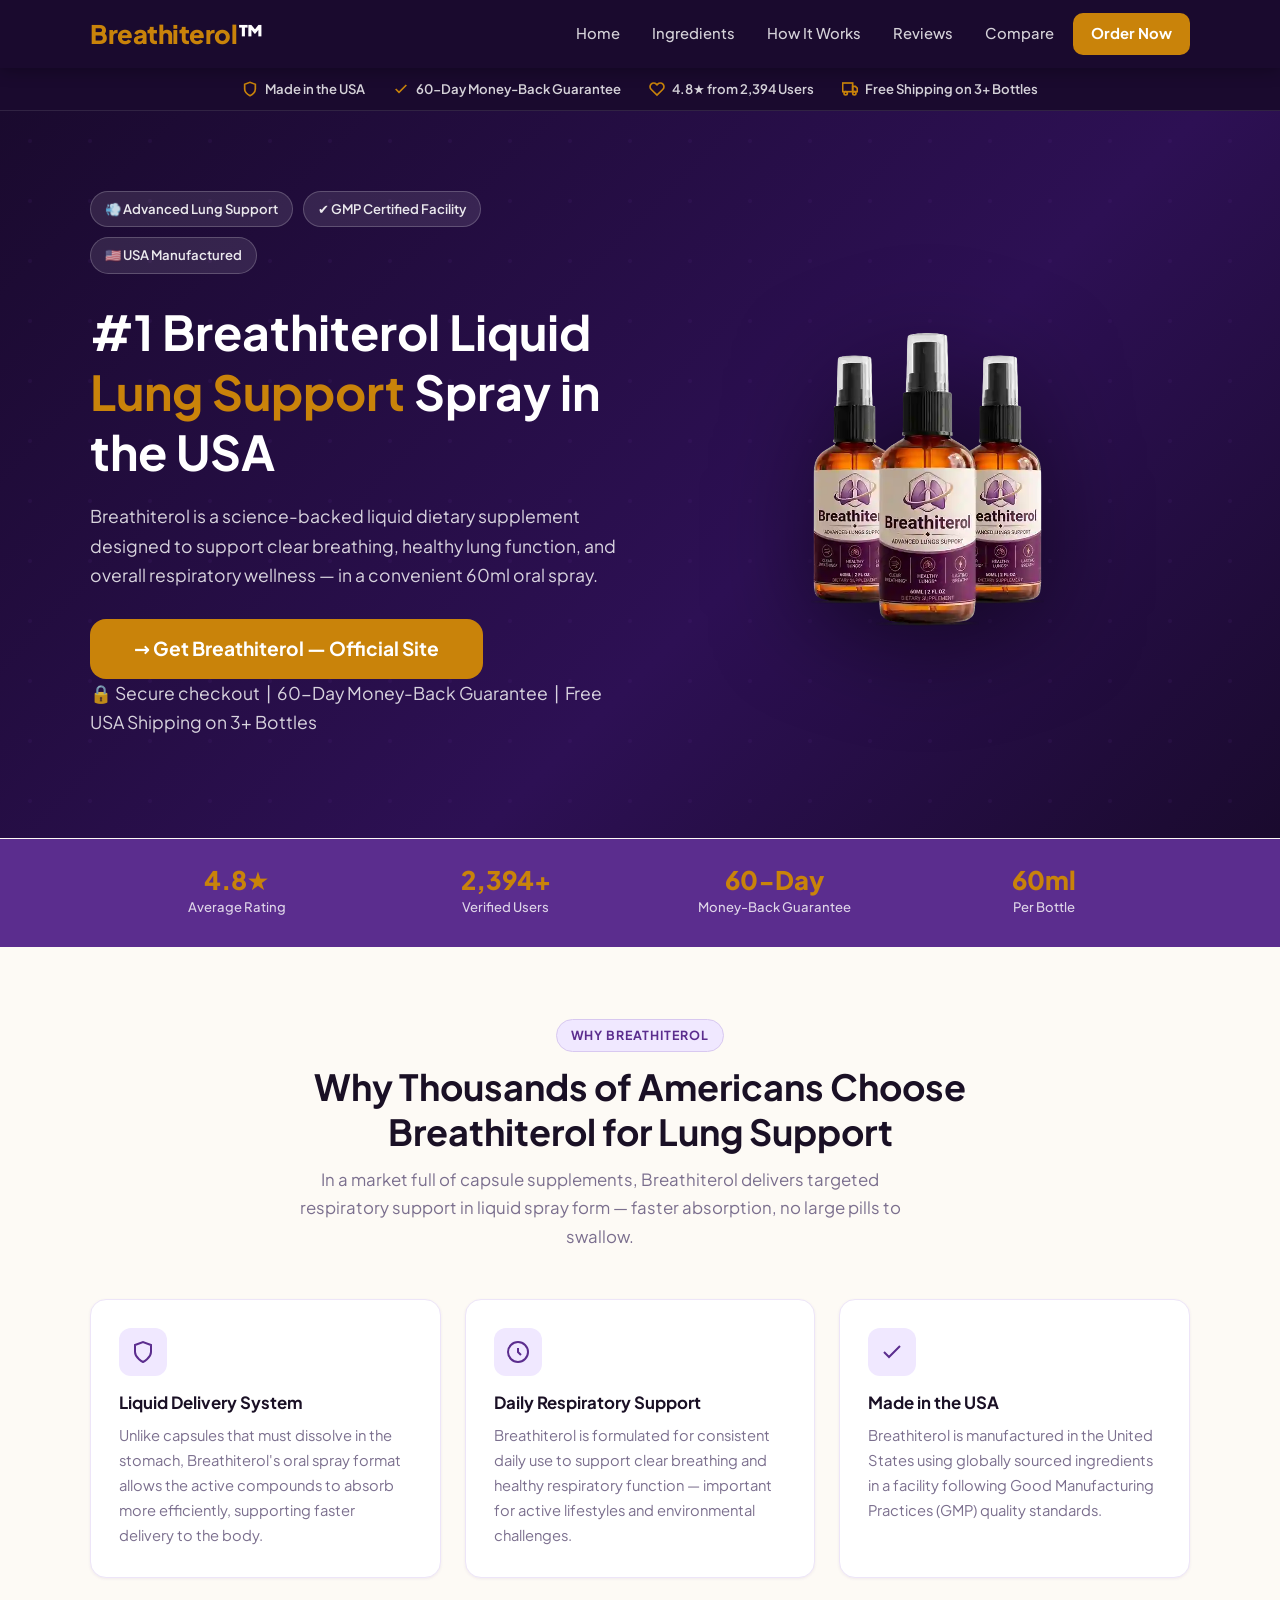
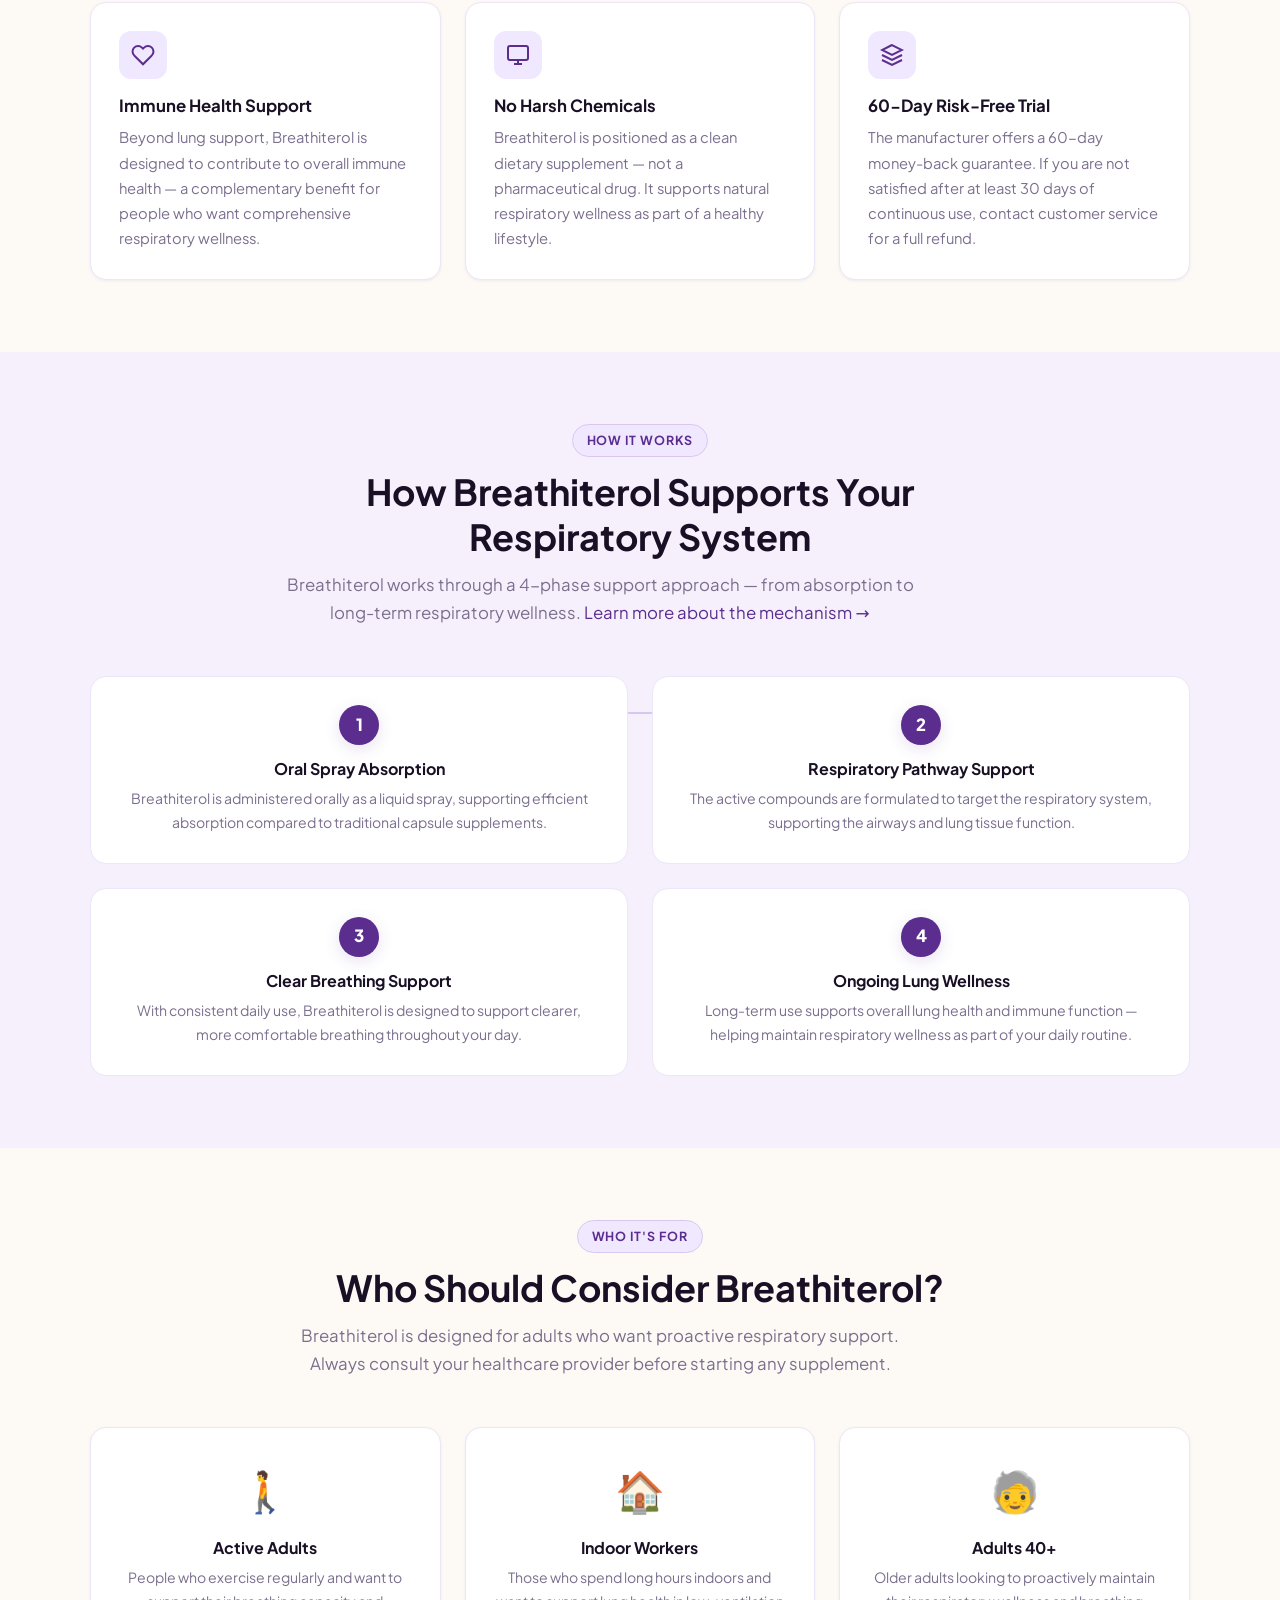
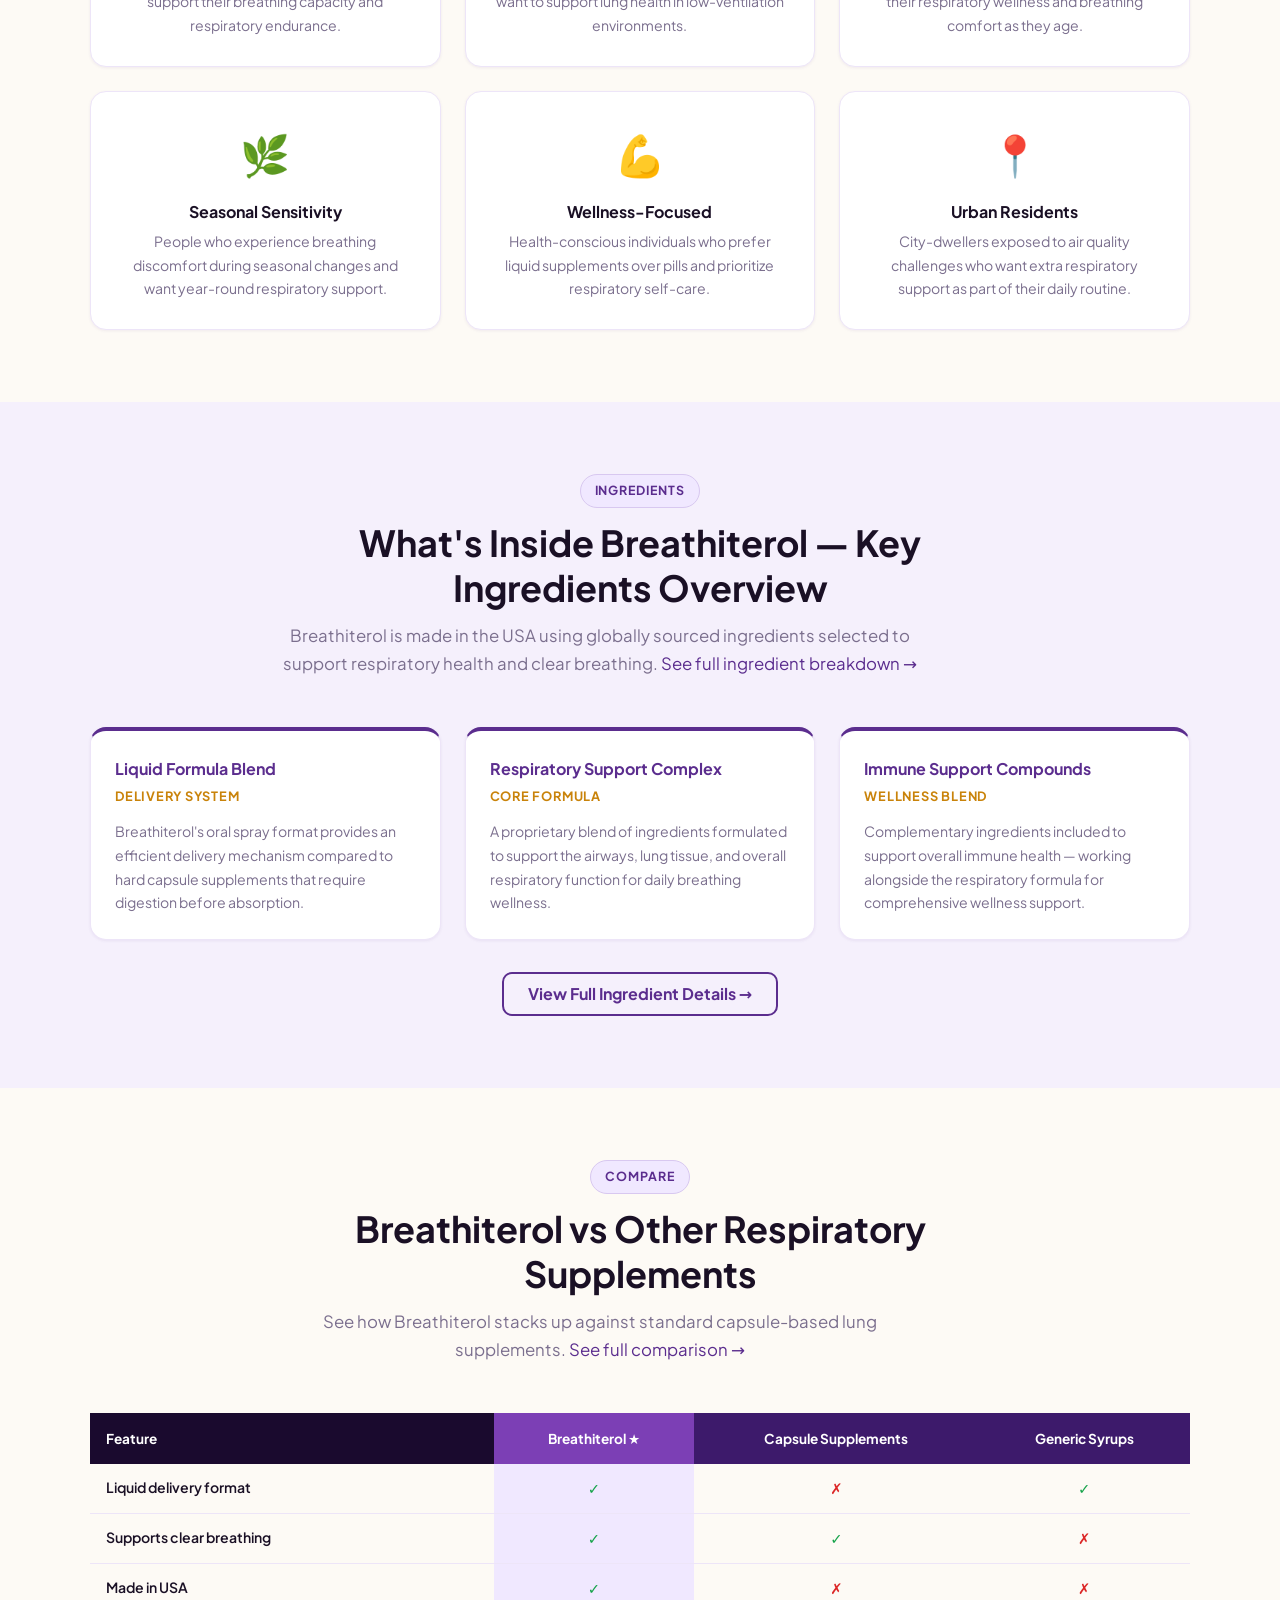
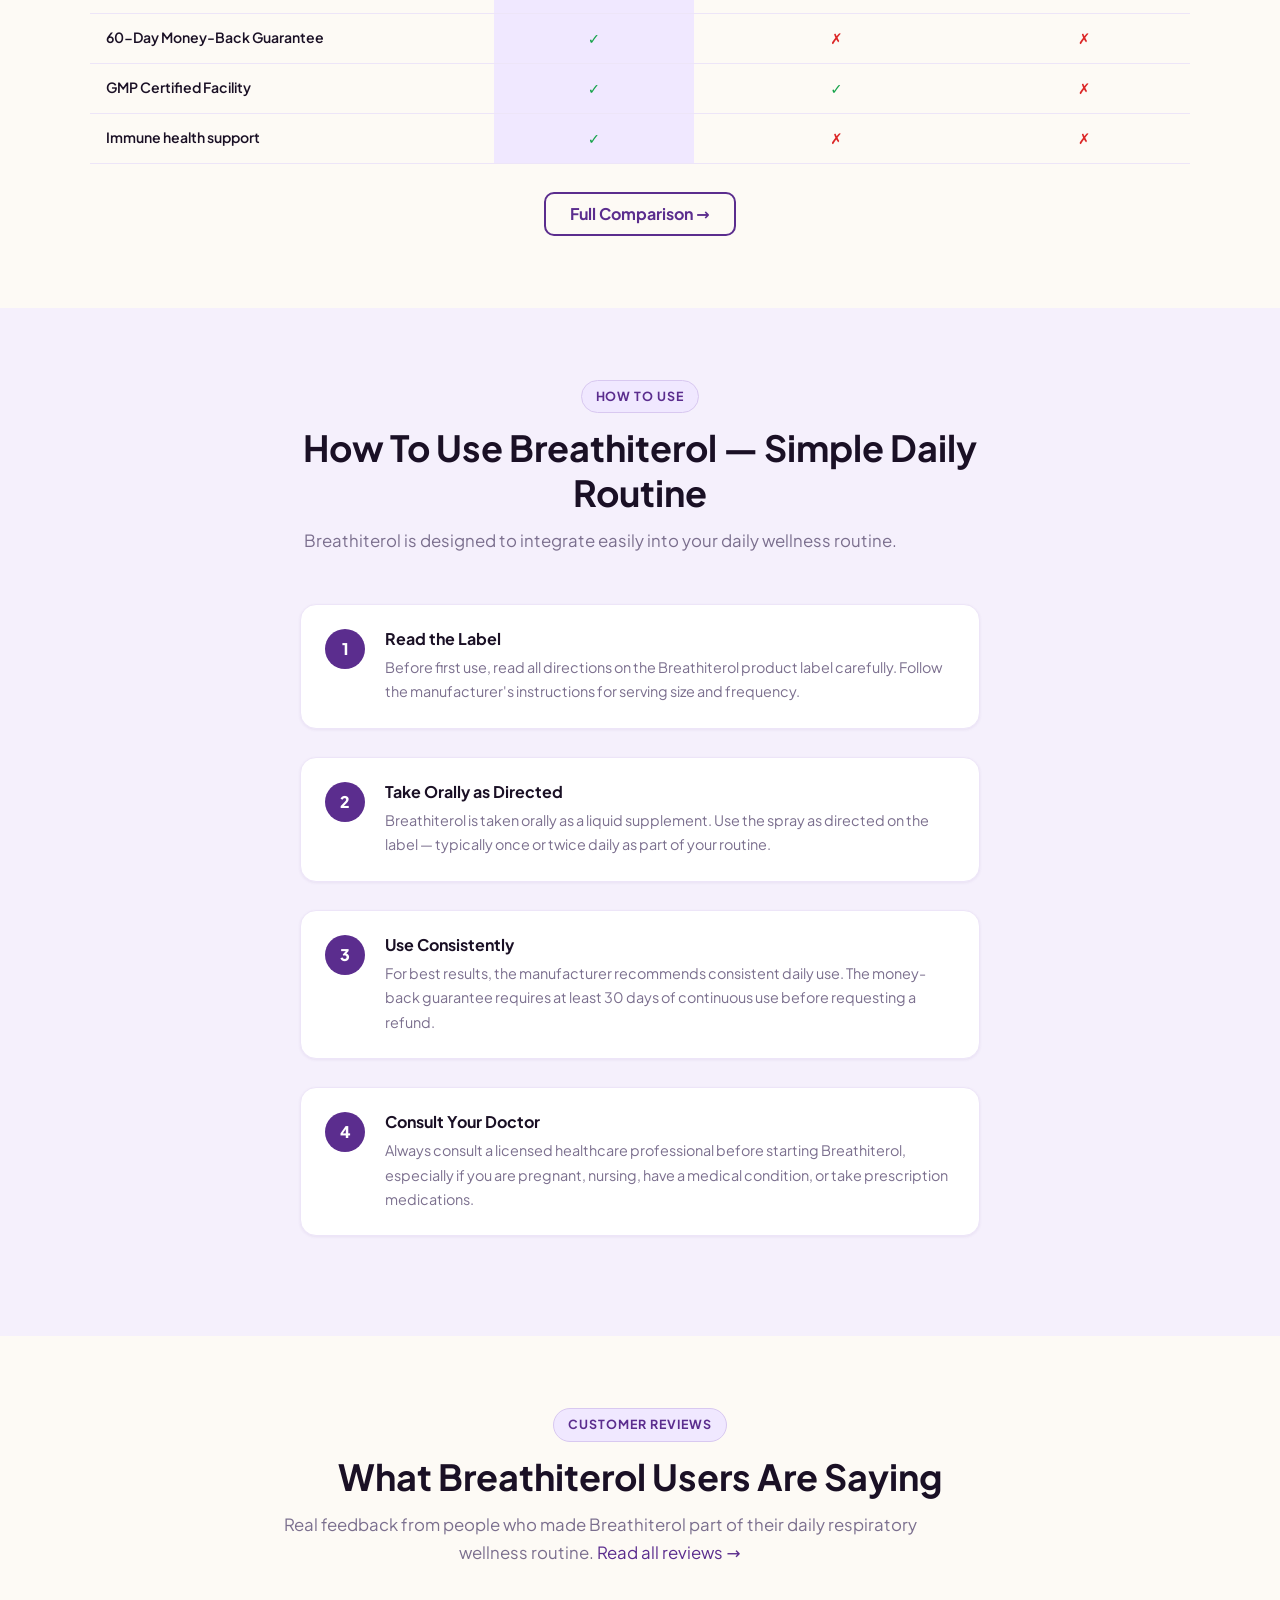
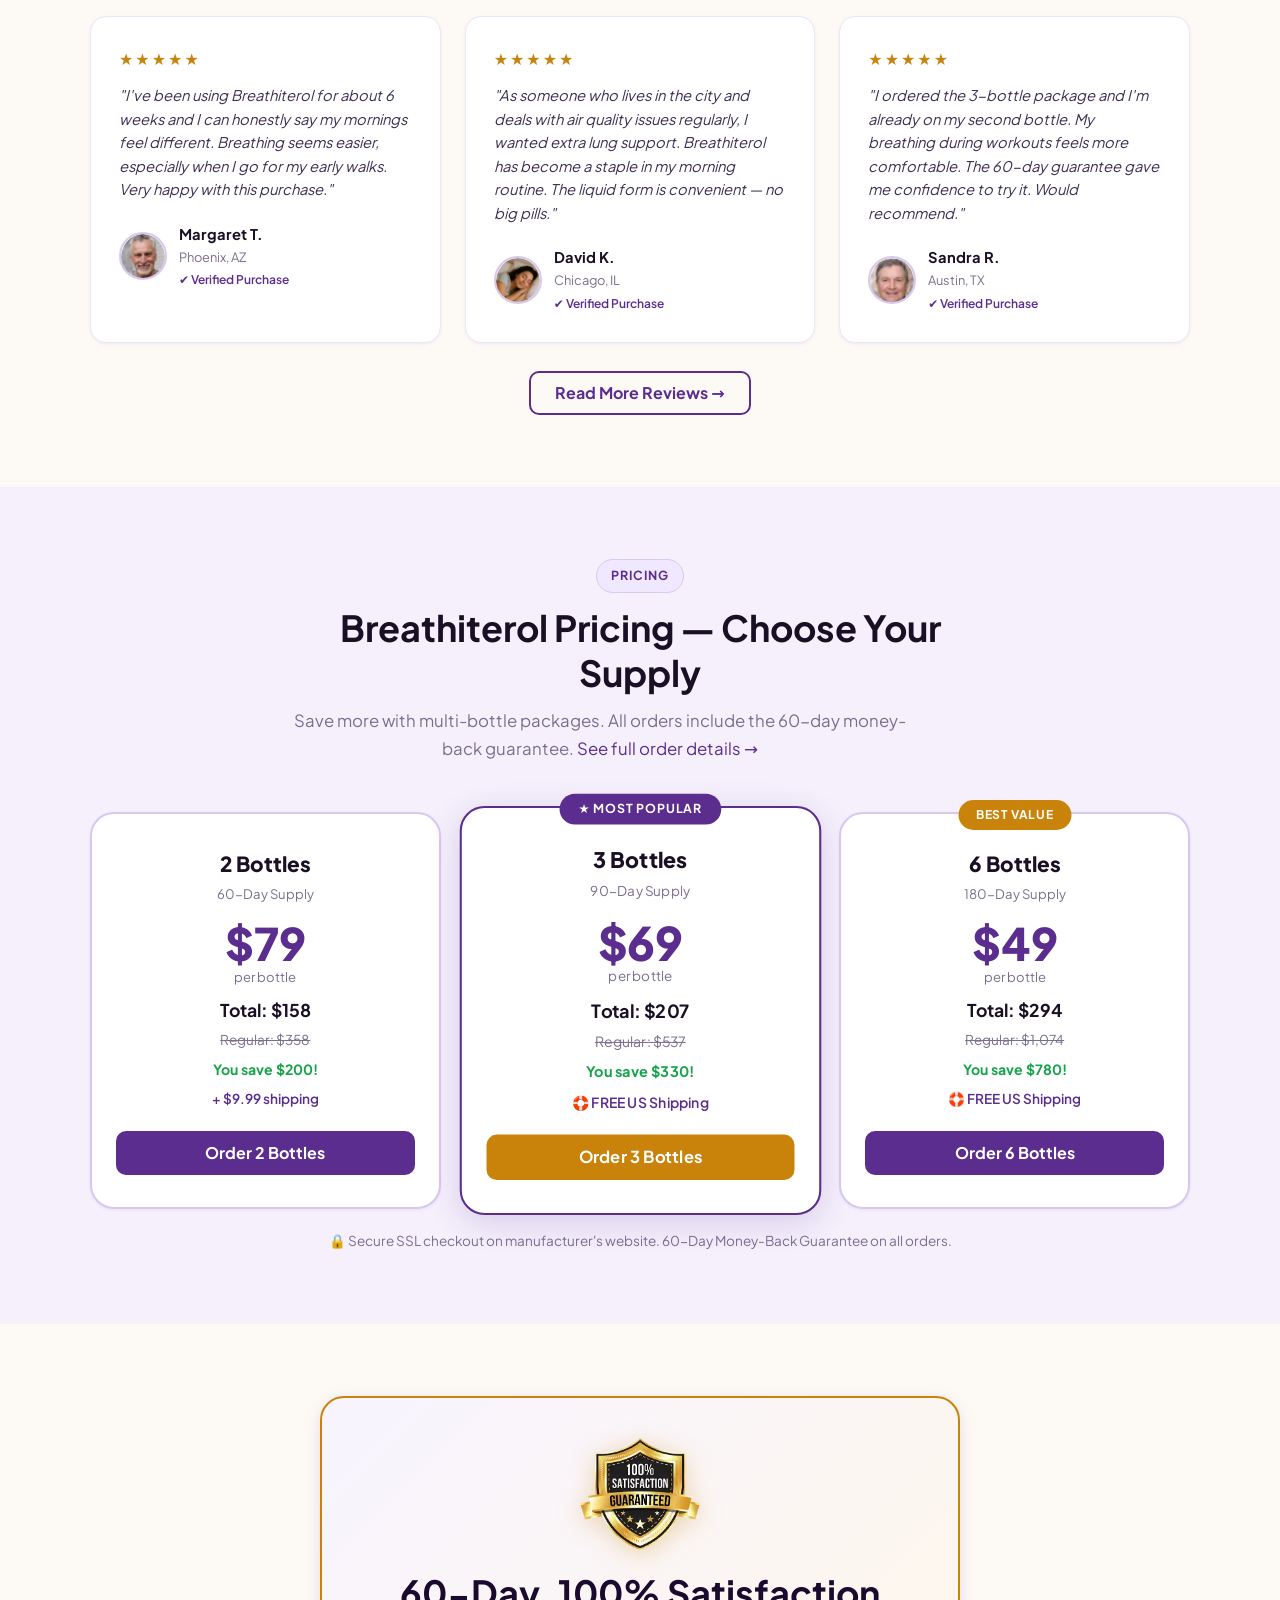
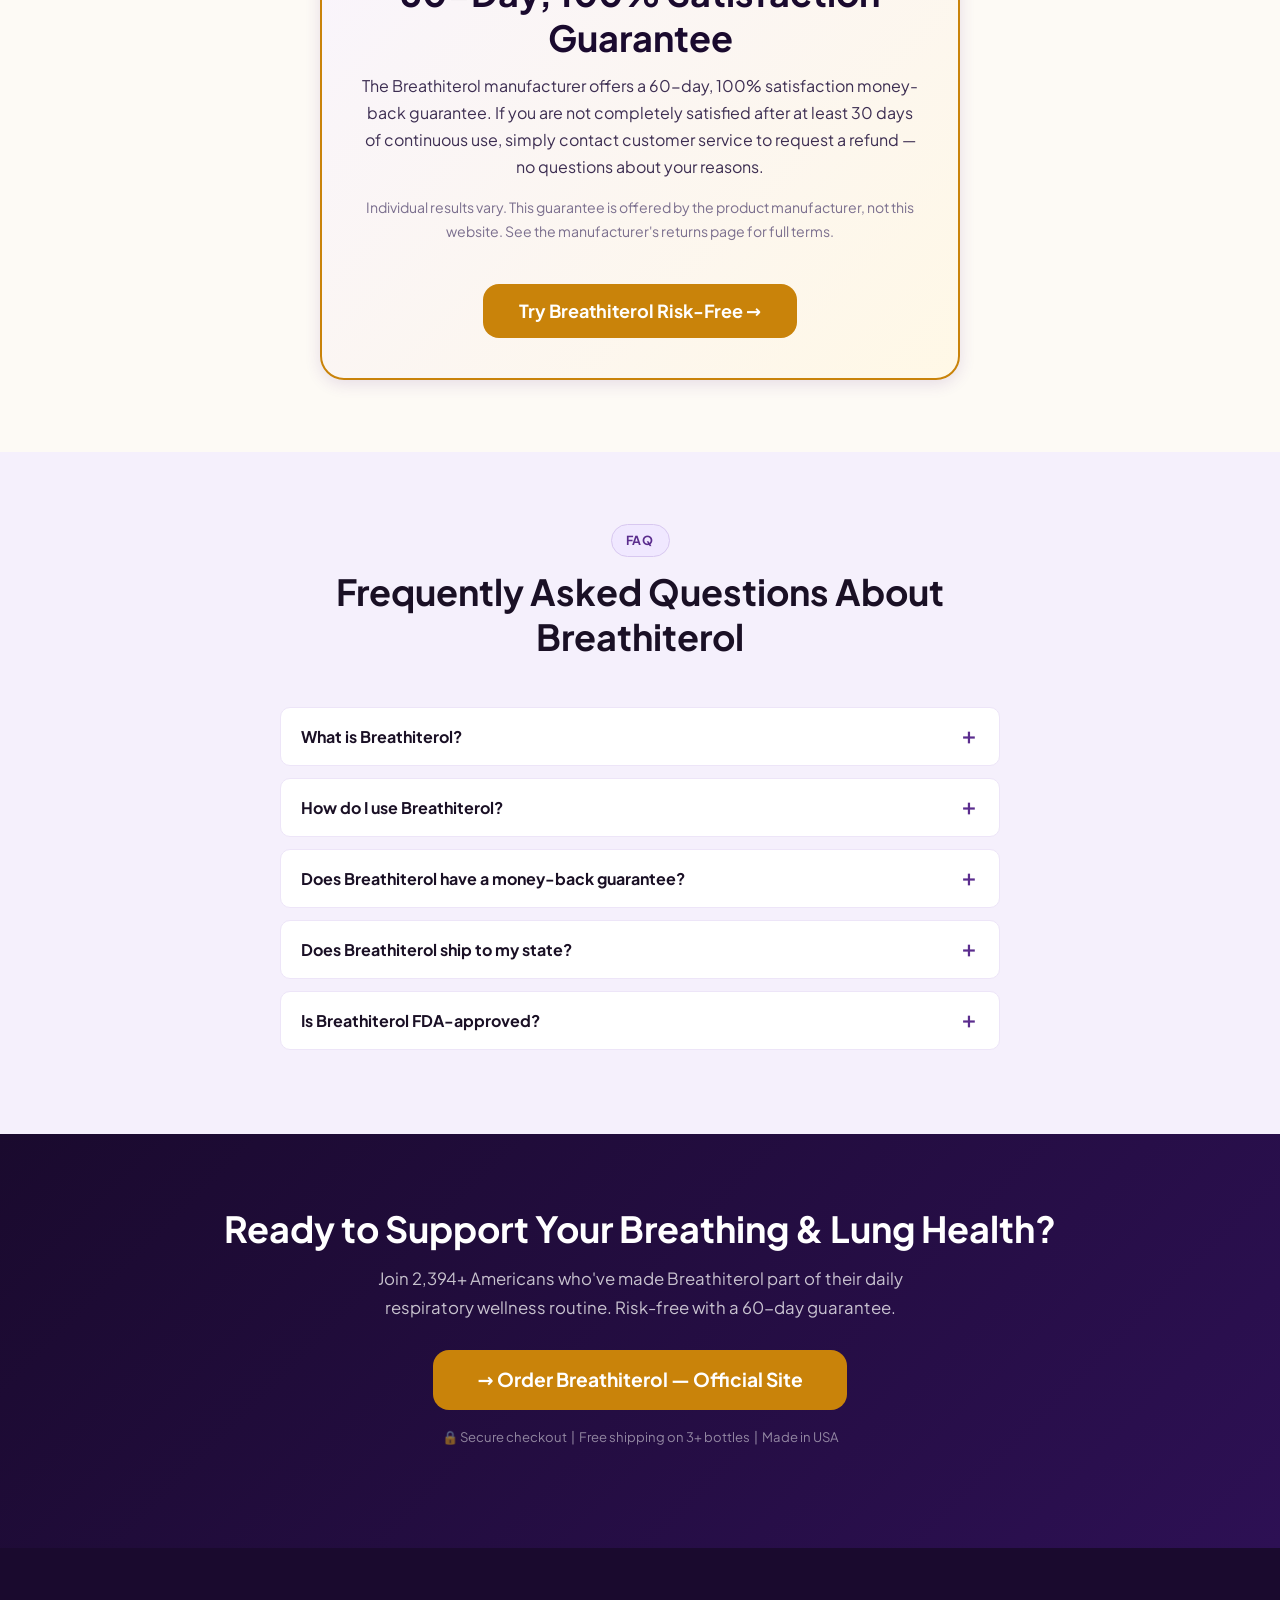
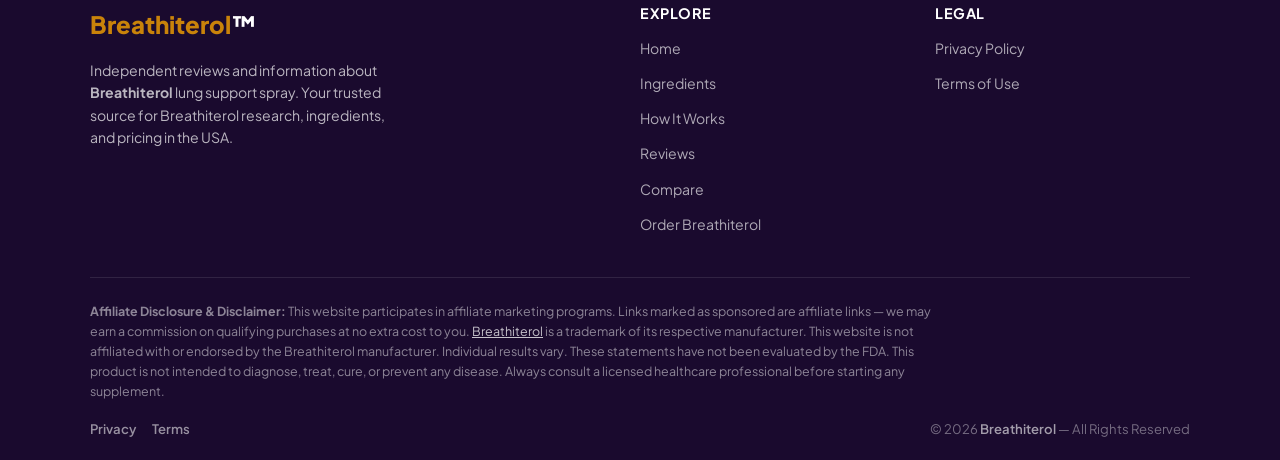
<file: index.html>
<!DOCTYPE html>
<html lang="en-US">
<head>
<meta charset="UTF-8">
<meta name="viewport" content="width=device-width, initial-scale=1.0">
    <meta name="msvalidate.01" content="F71A6939406CF71F02F6971319309A35" />
  <meta name="google-site-verification" content="X7n4EEnxnnUyJCmWyTYP4jhxIlxNtxTu0Os8TKg03lU" />
<title>Breathiterol Reviews 2026 — Lung Support Spray</title>
<meta name="description" content="Read our 2026 Breathiterol review. Discover how this liquid lung support spray works, key ingredients, pricing, and 60-day money-back guarantee. USA.">
<meta name="robots" content="index, follow">
<meta name="keywords" content="breathiterol, breathiterol reviews, breathiterol lung support, breathiterol spray, breathiterol 2026, breathiterol usa, advanced lungs support">
<link rel="dns-prefetch" href="//mwebdatawatch.com">
<link rel="canonical" href="https://breathiterolusa.vercel.app/">
<!-- GEO -->
<meta name="geo.region" content="US">
<meta name="geo.placename" content="United States">
<meta name="ICBM" content="37.09024, -95.712891">
<!-- Open Graph -->
<meta property="og:type" content="website">
<meta property="og:url" content="https://breathiterolusa.vercel.app/">
<meta property="og:title" content="Breathiterol Reviews 2026 — Lung Support Spray">
<meta property="og:description" content="Read our 2026 Breathiterol review. Discover how this liquid lung support spray works, key ingredients, pricing, and 60-day money-back guarantee. USA.">
<meta property="og:locale" content="en_US">
<meta property="og:image" content="https://breathiterolusa.vercel.app/images/breathiterol-3-bottle.webp">
<meta property="og:site_name" content="Breathiterol">
<!-- Twitter Card -->
<meta name="twitter:card" content="summary_large_image">
<meta name="twitter:title" content="Breathiterol Reviews 2026 — Lung Support Spray">
<meta name="twitter:description" content="Read our 2026 Breathiterol review. Discover how this liquid lung support spray works, key ingredients, pricing, and 60-day money-back guarantee. USA.">
<meta name="twitter:image" content="https://breathiterolusa.vercel.app/images/breathiterol-3-bottle.webp">
<link rel="icon" type="image/png" href="images/favicon.png">
<link rel="manifest" href="manifest.json">
<link rel="preload" href="images/breathiterol-3-bottle.webp" as="image" type="image/webp" fetchpriority="high">
<!-- Self-hosted fonts — zero CLS, no Google Fonts -->
<link rel="preload" href="fonts/plus-jakarta-sans-latin-400-normal.woff2" as="font" type="font/woff2" crossorigin>
<link rel="preload" href="fonts/plus-jakarta-sans-latin-700-normal.woff2" as="font" type="font/woff2" crossorigin>
<style id="critical-css">
:root{--purple:#5b2d8e;--purple-dark:#3d1a6b;--purple-mid:#7c3fb5;--purple-light:#f0e8ff;--purple-bg:#1a0a2e;--gold:#c9830a;--gold-hover:#a36508;--gold-light:#fef3c7;--cream:#fdfaf5;--charcoal:#1a1025;--text-body:#3d2e52;--text-muted:#7b6f8e;--white:#ffffff;--bg-sage:#f5f0fc;--border:#d8c8f0;--border-soft:#ede5f8;--shadow-sm:0 1px 3px rgba(91,45,142,0.08);--shadow-md:0 4px 16px rgba(91,45,142,0.14);--shadow-lg:0 8px 32px rgba(91,45,142,0.18);--radius:10px;--radius-lg:16px;--radius-xl:24px;--transition:0.22s ease}
*,*::before,*::after{box-sizing:border-box;margin:0;padding:0}
html{scroll-behavior:smooth;font-size:16px}
body{font-family:'Plus Jakarta Sans','Inter',system-ui,sans-serif;background:var(--cream);color:var(--text-body);line-height:1.7;-webkit-font-smoothing:antialiased}
img{max-width:100%;height:auto;display:block}
a{color:var(--purple);text-decoration:none;transition:color var(--transition)}
ul{list-style:none}
h1,h2,h3,h4,h5,h6{font-weight:700;line-height:1.25;color:var(--charcoal)}
h1{font-size:clamp(2rem,5vw,3rem)}
h2{font-size:clamp(1.5rem,3.5vw,2.25rem)}
h3{font-size:clamp(1.2rem,2.5vw,1.5rem)}
h4{font-size:1.125rem}
p{margin-bottom:1rem}p:last-child{margin-bottom:0}
.container{width:100%;max-width:1140px;margin:0 auto;padding:0 20px}
.btn{display:inline-flex;align-items:center;gap:8px;padding:14px 28px;border-radius:var(--radius);font-weight:700;font-size:1rem;cursor:pointer;border:none;transition:all var(--transition);text-decoration:none;line-height:1}
.btn-primary{background:var(--gold);color:var(--white)}
.btn-lg{padding:18px 36px;font-size:1.125rem;border-radius:var(--radius-lg)}
.btn-xl{padding:20px 44px;font-size:1.2rem;border-radius:var(--radius-lg)}
.site-header{position:sticky;top:0;z-index:100;background:var(--purple-bg);box-shadow:0 2px 16px rgba(0,0,0,0.3)}
.header-inner{display:flex;align-items:center;justify-content:space-between;padding:0 20px;max-width:1140px;margin:0 auto;height:68px}
.site-logo a{font-size:1.6rem;font-weight:800;color:var(--white);letter-spacing:-0.5px;text-decoration:none}
.site-logo a span{color:var(--gold)}
.site-nav{display:flex;align-items:center;gap:6px}
.site-nav a{color:rgba(255,255,255,0.82);font-weight:500;font-size:0.925rem;padding:7px 13px;border-radius:6px;text-decoration:none}
.site-nav a.nav-cta{background:var(--gold);color:var(--white)!important;padding:8px 18px;border-radius:var(--radius);font-weight:700}
.nav-toggle{display:none;flex-direction:column;gap:5px;cursor:pointer;padding:4px;background:none;border:none}
.nav-toggle span{display:block;width:24px;height:2px;background:var(--white);border-radius:2px}
.hero{background:linear-gradient(135deg,var(--purple-bg) 0%,#2d1054 60%,#1a0a2e 100%);padding:80px 0 72px;position:relative;overflow:hidden;min-height:520px;contain:layout style}
.hero-grid{display:grid;grid-template-columns:1fr 1fr;gap:48px;align-items:center;position:relative}
.hero-content{min-height:320px}
.hero-content h1{color:var(--white);margin-bottom:20px}
.hero-content h1 span{color:var(--gold)}
.hero-content p{color:rgba(255,255,255,0.82);font-size:1.1rem;margin-bottom:28px}
.hero-badges{display:flex;flex-wrap:wrap;gap:10px;margin-bottom:28px}
.hero-badge{background:rgba(255,255,255,0.1);border:1px solid rgba(255,255,255,0.2);color:rgba(255,255,255,0.9);padding:6px 14px;border-radius:20px;font-size:0.82rem;font-weight:600}
.hero-cta{display:flex;flex-wrap:wrap;gap:14px;align-items:center}
.hero-note{color:rgba(255,255,255,0.55);font-size:0.82rem}
.hero-image{text-align:center}
.hero-image img{max-height:380px;width:auto;aspect-ratio:1/1;margin:0 auto;filter:drop-shadow(0 16px 48px rgba(0,0,0,0.5));contain:layout}
@media(max-width:768px){.nav-toggle{display:flex}.site-nav{display:none;position:absolute;top:68px;left:0;right:0;background:var(--purple-bg);flex-direction:column;padding:16px 20px;gap:4px;border-top:1px solid rgba(255,255,255,0.1)}.site-nav.open{display:flex}.site-nav a{width:100%;padding:10px 14px}.hero{padding:52px 0 48px}.hero-grid{grid-template-columns:1fr;gap:32px}.hero-image{order:-1}.hero-image img{max-height:240px}.hero-content{min-height:auto}}
.trust-bar{background:var(--purple-bg);border-bottom:1px solid rgba(255,255,255,0.1);padding:10px 0}
.trust-bar-inner{display:flex;flex-wrap:wrap;gap:16px 28px;align-items:center;justify-content:center;max-width:1140px;margin:0 auto;padding:0 20px}
.trust-item{display:flex;align-items:center;gap:7px;color:rgba(255,255,255,0.82);font-size:0.82rem;font-weight:600}
.trust-item svg{color:var(--gold);flex-shrink:0}
.stats-bar{background:var(--purple);padding:28px 0}
.stats-grid{display:grid;grid-template-columns:repeat(4,1fr);gap:16px;max-width:1140px;margin:0 auto;padding:0 20px;text-align:center}
.stat-num{display:block;font-size:1.6rem;font-weight:800;color:var(--gold);line-height:1}
.stat-label{display:block;font-size:0.82rem;color:rgba(255,255,255,0.8);margin-top:4px;font-weight:500}
</style>
<!-- Full stylesheet: deferred, non-render-blocking -->
<link rel="stylesheet" href="css/style.css" media="print" onload="this.media='all'">
<noscript><link rel="stylesheet" href="css/style.css"></noscript>
<script type="application/ld+json">
{
  "@context": "https://schema.org",
  "@graph": [
    {
      "@type": "WebSite",
      "@id": "https://breathiterolusa.vercel.app/#website",
      "url": "https://breathiterolusa.vercel.app/",
      "name": "Breathiterol",
      "description": "Independent reviews and information about Breathiterol Advanced Lungs Support spray.",
      "publisher": {"@id": "https://breathiterolusa.vercel.app/#org"},
      "inLanguage": "en-US"
    },
    {
      "@type": "Organization",
      "@id": "https://breathiterolusa.vercel.app/#org",
      "name": "Breathiterol",
      "url": "https://breathiterolusa.vercel.app/",
      "logo": {
        "@type": "ImageObject",
        "url": "https://breathiterolusa.vercel.app/images/favicon.png",
        "width": 512,
        "height": 512
      },
      "sameAs": ["https://breathiterolusa.vercel.app/"]
    },
    {
      "@type": "WebPage",
      "@id": "https://breathiterolusa.vercel.app/#webpage",
      "url": "https://breathiterolusa.vercel.app/",
      "name": "Breathiterol Reviews 2026 — Lung Support Spray",
      "description": "Breathiterol is a liquid lung support dietary supplement. Read our independent 2026 review covering ingredients, how it works, pricing, and customer feedback.",
      "isPartOf": {"@id": "https://breathiterolusa.vercel.app/#website"},
      "publisher": {"@id": "https://breathiterolusa.vercel.app/#org"},
      "speakable": {
        "@type": "SpeakableSpecification",
        "cssSelector": ["h1", ".hero-content p", ".section-header p"]
      },
      "inLanguage": "en-US",
      "datePublished": "2026-11-03",
      "dateModified": "2026-11-03"
    },
    {
      "@type": "Product",
      "@id": "https://breathiterolusa.vercel.app/#product",
      "name": "Breathiterol Advanced Lungs Support",
      "description": "Breathiterol is a liquid dietary supplement formulated to support clear breathing, healthy lung function, and overall respiratory wellness.",
      "brand": {"@type": "Brand", "name": "Breathiterol"},
      "image": "https://breathiterolusa.vercel.app/images/breathiterol-3-bottle.webp",
      "sku": "BTRL-001",
      "offers": [
        {
          "@type": "Offer",
          "name": "2 Bottles (60-Day Supply)",
          "price": "158.00",
          "priceCurrency": "USD",
          "availability": "https://schema.org/InStock",
          "url": "https://mwebdatawatch.com/14010/34/2/?&subid=breathiterolusa",
          "seller": {"@type": "Organization", "name": "Breathiterol"},
          "shippingDetails": {
            "@type": "OfferShippingDetails",
            "shippingRate": {"@type": "MonetaryAmount", "value": "9.99", "currency": "USD"},
            "handlingTime": {"@type": "QuantitativeValue", "minValue": 1, "maxValue": 2, "unitCode": "DAY"},
            "transitTime": {"@type": "QuantitativeValue", "minValue": 3, "maxValue": 7, "unitCode": "DAY"},
            "deliveryTime": {"@type": "ShippingDeliveryTime", "handlingTime": {"@type": "QuantitativeValue", "minValue": 1, "maxValue": 2, "unitCode": "DAY"}, "transitTime": {"@type": "QuantitativeValue", "minValue": 3, "maxValue": 7, "unitCode": "DAY"}, "businessDays": {"@type": "QuantitativeValue", "minValue": 3, "maxValue": 7}},
            "shippingDestination": {"@type": "DefinedRegion", "addressCountry": "US"}
          },
          "hasMerchantReturnPolicy": {
            "@type": "MerchantReturnPolicy",
            "applicableCountry": "US",
            "returnPolicyCategory": "https://schema.org/MerchantReturnFiniteReturnWindow",
            "merchantReturnDays": 60,
            "returnMethod": "https://schema.org/ReturnByMail",
            "returnFees": "https://schema.org/FreeReturn"
          }
        },
        {
          "@type": "Offer",
          "name": "3 Bottles (90-Day Supply)",
          "price": "207.00",
          "priceCurrency": "USD",
          "availability": "https://schema.org/InStock",
          "url": "https://mwebdatawatch.com/14010/34/2/?&subid=breathiterolusa",
          "seller": {"@type": "Organization", "name": "Breathiterol"},
          "shippingDetails": {
            "@type": "OfferShippingDetails",
            "shippingRate": {"@type": "MonetaryAmount", "value": "0", "currency": "USD"},
            "handlingTime": {"@type": "QuantitativeValue", "minValue": 1, "maxValue": 2, "unitCode": "DAY"},
            "transitTime": {"@type": "QuantitativeValue", "minValue": 3, "maxValue": 7, "unitCode": "DAY"},
            "deliveryTime": {"@type": "ShippingDeliveryTime", "handlingTime": {"@type": "QuantitativeValue", "minValue": 1, "maxValue": 2, "unitCode": "DAY"}, "transitTime": {"@type": "QuantitativeValue", "minValue": 3, "maxValue": 7, "unitCode": "DAY"}, "businessDays": {"@type": "QuantitativeValue", "minValue": 3, "maxValue": 7}},
            "shippingDestination": {"@type": "DefinedRegion", "addressCountry": "US"}
          },
          "hasMerchantReturnPolicy": {
            "@type": "MerchantReturnPolicy",
            "applicableCountry": "US",
            "returnPolicyCategory": "https://schema.org/MerchantReturnFiniteReturnWindow",
            "merchantReturnDays": 60,
            "returnMethod": "https://schema.org/ReturnByMail",
            "returnFees": "https://schema.org/FreeReturn"
          }
        },
        {
          "@type": "Offer",
          "name": "6 Bottles (180-Day Supply)",
          "price": "294.00",
          "priceCurrency": "USD",
          "availability": "https://schema.org/InStock",
          "url": "https://mwebdatawatch.com/14010/34/2/?&subid=breathiterolusa",
          "seller": {"@type": "Organization", "name": "Breathiterol"},
          "shippingDetails": {
            "@type": "OfferShippingDetails",
            "shippingRate": {"@type": "MonetaryAmount", "value": "0", "currency": "USD"},
            "handlingTime": {"@type": "QuantitativeValue", "minValue": 1, "maxValue": 2, "unitCode": "DAY"},
            "transitTime": {"@type": "QuantitativeValue", "minValue": 3, "maxValue": 7, "unitCode": "DAY"},
            "deliveryTime": {"@type": "ShippingDeliveryTime", "handlingTime": {"@type": "QuantitativeValue", "minValue": 1, "maxValue": 2, "unitCode": "DAY"}, "transitTime": {"@type": "QuantitativeValue", "minValue": 3, "maxValue": 7, "unitCode": "DAY"}, "businessDays": {"@type": "QuantitativeValue", "minValue": 3, "maxValue": 7}},
            "shippingDestination": {"@type": "DefinedRegion", "addressCountry": "US"}
          },
          "hasMerchantReturnPolicy": {
            "@type": "MerchantReturnPolicy",
            "applicableCountry": "US",
            "returnPolicyCategory": "https://schema.org/MerchantReturnFiniteReturnWindow",
            "merchantReturnDays": 60,
            "returnMethod": "https://schema.org/ReturnByMail",
            "returnFees": "https://schema.org/FreeReturn"
          }
        }
      ],
      "aggregateRating": {
        "@type": "AggregateRating",
        "ratingValue": "4.8",
        "bestRating": "5",
        "ratingCount": "2394"
      }
    },
    {
      "@type": "FAQPage",
      "@id": "https://breathiterolusa.vercel.app/#faq",
      "mainEntity": [
        {
          "@type": "Question",
          "name": "What is Breathiterol?",
          "acceptedAnswer": {"@type": "Answer", "text": "Breathiterol is a liquid dietary supplement formulated to support clear breathing, healthy lung function, and overall respiratory health. It comes in a 60ml / 2 fl oz spray bottle and is manufactured in the USA."}
        },
        {
          "@type": "Question",
          "name": "How do I use Breathiterol?",
          "acceptedAnswer": {"@type": "Answer", "text": "Use Breathiterol as directed on the product label. As a dietary supplement, it is taken orally. Consult your healthcare provider before starting any new supplement regimen."}
        },
        {
          "@type": "Question",
          "name": "Does Breathiterol have a money-back guarantee?",
          "acceptedAnswer": {"@type": "Answer", "text": "Yes. Breathiterol comes with a 60-day, 100% satisfaction money-back guarantee. If you are not satisfied after at least 30 days of continuous use, you can contact customer service to request a refund."}
        },
        {
          "@type": "Question",
          "name": "Is Breathiterol available in the USA?",
          "acceptedAnswer": {"@type": "Answer", "text": "Yes. Breathiterol ships to addresses in the United States. The 3-bottle and 6-bottle packages include free US shipping. The 2-bottle package ships for $9.99."}
        },
        {
          "@type": "Question",
          "name": "Has Breathiterol been evaluated by the FDA?",
          "acceptedAnswer": {"@type": "Answer", "text": "No. Like all dietary supplements, Breathiterol has not been evaluated by the Food and Drug Administration. It is not intended to diagnose, treat, cure, or prevent any disease. Consult a licensed healthcare professional before use."}
        }
      ]
    }
  ]
}
</script>
</head>
<body>
<header class="site-header">
  <div class="header-inner">
    <div class="site-logo"><a href="/"><span>Breathiterol</span>™</a></div>
    <button class="nav-toggle" aria-label="Toggle navigation" aria-expanded="false">
      <span></span><span></span><span></span>
    </button>
    <nav class="site-nav" aria-label="Main navigation">
      <a href="/" aria-current="page">Home</a>
      <a href="ingredients">Ingredients</a>
      <a href="how-it-works">How It Works</a>
      <a href="reviews">Reviews</a>
      <a href="compare">Compare</a>
      <a href="order" class="nav-cta">Order Now</a>
    </nav>
  </div>
</header>

<!-- Trust Bar -->
<div class="trust-bar">
  <div class="trust-bar-inner">
    <div class="trust-item">
      <svg width="16" height="16" viewBox="0 0 24 24" fill="none" stroke="currentColor" stroke-width="2.5"><path d="M12 22s8-4 8-10V5l-8-3-8 3v7c0 6 8 10 8 10z"/></svg>
      Made in the USA
    </div>
    <div class="trust-item">
      <svg width="16" height="16" viewBox="0 0 24 24" fill="none" stroke="currentColor" stroke-width="2.5"><polyline points="20 6 9 17 4 12"/></svg>
      60-Day Money-Back Guarantee
    </div>
    <div class="trust-item">
      <svg width="16" height="16" viewBox="0 0 24 24" fill="none" stroke="currentColor" stroke-width="2.5"><path d="M20.84 4.61a5.5 5.5 0 0 0-7.78 0L12 5.67l-1.06-1.06a5.5 5.5 0 0 0-7.78 7.78l1.06 1.06L12 21.23l7.78-7.78 1.06-1.06a5.5 5.5 0 0 0 0-7.78z"/></svg>
      4.8★ from 2,394 Users
    </div>
    <div class="trust-item">
      <svg width="16" height="16" viewBox="0 0 24 24" fill="none" stroke="currentColor" stroke-width="2.5"><rect x="1" y="3" width="15" height="13"/><polygon points="16 8 20 8 23 11 23 16 16 16 16 8"/><circle cx="5.5" cy="18.5" r="2.5"/><circle cx="18.5" cy="18.5" r="2.5"/></svg>
      Free Shipping on 3+ Bottles
    </div>
  </div>
</div>

<!-- Hero -->
<section class="hero" aria-label="Breathiterol hero section">
  <div class="container">
    <div class="hero-grid">
      <div class="hero-content">
        <div class="hero-badges">
          <span class="hero-badge">&#x1F4A8; Advanced Lung Support</span>
          <span class="hero-badge">&#x2714; GMP Certified Facility</span>
          <span class="hero-badge">&#x1F1FA;&#x1F1F8; USA Manufactured</span>
        </div>
        <h1>#1 Breathiterol Liquid <span>Lung Support</span> Spray in the USA</h1>
        <p>Breathiterol is a science-backed liquid dietary supplement designed to support clear breathing, healthy lung function, and overall respiratory wellness — in a convenient 60ml oral spray.</p>
        <div class="hero-cta">
          <a href="https://mwebdatawatch.com/14010/34/2/?&subid=breathiterolusa" rel="noopener sponsored" target="_blank" class="btn btn-primary btn-xl">&#x2192; Get Breathiterol — Official Site</a>
        </div>
        <p class="hero-note">&#x1F512; Secure checkout &nbsp;|&nbsp; 60-Day Money-Back Guarantee &nbsp;|&nbsp; Free USA Shipping on 3+ Bottles</p>
      </div>
      <div class="hero-image">
        <img src="images/breathiterol-3-bottle.webp" alt="Breathiterol 3-bottle Advanced Lungs Support spray" width="420" height="420" loading="eager" decoding="async">
      </div>
    </div>
  </div>
</section>

<!-- Stats -->
<div class="stats-bar">
  <div class="container">
    <div class="stats-grid">
      <div><span class="stat-num">4.8&#x2605;</span><span class="stat-label">Average Rating</span></div>
      <div><span class="stat-num">2,394+</span><span class="stat-label">Verified Users</span></div>
      <div><span class="stat-num">60-Day</span><span class="stat-label">Money-Back Guarantee</span></div>
      <div><span class="stat-num">60ml</span><span class="stat-label">Per Bottle</span></div>
    </div>
  </div>
</div>

<!-- Why Breathiterol -->
<section class="section" id="why-breathiterol">
  <div class="container">
    <div class="section-header">
      <span class="section-tag">Why Breathiterol</span>
      <h2>Why Thousands of Americans Choose <strong>Breathiterol</strong> for Lung Support</h2>
      <p>In a market full of capsule supplements, Breathiterol delivers targeted respiratory support in liquid spray form — faster absorption, no large pills to swallow.</p>
    </div>
    <div class="grid-3">
      <div class="card">
        <div class="card-icon"><svg width="24" height="24" viewBox="0 0 24 24" fill="none" stroke="currentColor" stroke-width="2"><path d="M12 22s8-4 8-10V5l-8-3-8 3v7c0 6 8 10 8 10z"/></svg></div>
        <h3>Liquid Delivery System</h3>
        <p>Unlike capsules that must dissolve in the stomach, Breathiterol's oral spray format allows the active compounds to absorb more efficiently, supporting faster delivery to the body.</p>
      </div>
      <div class="card">
        <div class="card-icon"><svg width="24" height="24" viewBox="0 0 24 24" fill="none" stroke="currentColor" stroke-width="2"><circle cx="12" cy="12" r="10"/><path d="M12 8v4l3 3"/></svg></div>
        <h3>Daily Respiratory Support</h3>
        <p>Breathiterol is formulated for consistent daily use to support clear breathing and healthy respiratory function — important for active lifestyles and environmental challenges.</p>
      </div>
      <div class="card">
        <div class="card-icon"><svg width="24" height="24" viewBox="0 0 24 24" fill="none" stroke="currentColor" stroke-width="2"><polyline points="20 6 9 17 4 12"/></svg></div>
        <h3>Made in the USA</h3>
        <p>Breathiterol is manufactured in the United States using globally sourced ingredients in a facility following Good Manufacturing Practices (GMP) quality standards.</p>
      </div>
      <div class="card">
        <div class="card-icon"><svg width="24" height="24" viewBox="0 0 24 24" fill="none" stroke="currentColor" stroke-width="2"><path d="M20.84 4.61a5.5 5.5 0 0 0-7.78 0L12 5.67l-1.06-1.06a5.5 5.5 0 0 0-7.78 7.78l1.06 1.06L12 21.23l7.78-7.78 1.06-1.06a5.5 5.5 0 0 0 0-7.78z"/></svg></div>
        <h3>Immune Health Support</h3>
        <p>Beyond lung support, Breathiterol is designed to contribute to overall immune health — a complementary benefit for people who want comprehensive respiratory wellness.</p>
      </div>
      <div class="card">
        <div class="card-icon"><svg width="24" height="24" viewBox="0 0 24 24" fill="none" stroke="currentColor" stroke-width="2"><rect x="2" y="3" width="20" height="14" rx="2"/><line x1="8" y1="21" x2="16" y2="21"/><line x1="12" y1="17" x2="12" y2="21"/></svg></div>
        <h3>No Harsh Chemicals</h3>
        <p>Breathiterol is positioned as a clean dietary supplement — not a pharmaceutical drug. It supports natural respiratory wellness as part of a healthy lifestyle.</p>
      </div>
      <div class="card">
        <div class="card-icon"><svg width="24" height="24" viewBox="0 0 24 24" fill="none" stroke="currentColor" stroke-width="2"><path d="M12 2L2 7l10 5 10-5-10-5zM2 17l10 5 10-5M2 12l10 5 10-5"/></svg></div>
        <h3>60-Day Risk-Free Trial</h3>
        <p>The manufacturer offers a 60-day money-back guarantee. If you are not satisfied after at least 30 days of continuous use, contact customer service for a full refund.</p>
      </div>
    </div>
  </div>
</section>

<!-- How It Works (4-phase) -->
<section class="section section-alt" id="how-it-works-preview">
  <div class="container">
    <div class="section-header">
      <span class="section-tag">How It Works</span>
      <h2>How Breathiterol Supports Your Respiratory System</h2>
      <p>Breathiterol works through a 4-phase support approach — from absorption to long-term respiratory wellness. <a href="how-it-works">Learn more about the mechanism &rarr;</a></p>
    </div>
    <div class="steps-grid">
      <div class="step">
        <div class="step-num">1</div>
        <h3>Oral Spray Absorption</h3>
        <p>Breathiterol is administered orally as a liquid spray, supporting efficient absorption compared to traditional capsule supplements.</p>
      </div>
      <div class="step">
        <div class="step-num">2</div>
        <h3>Respiratory Pathway Support</h3>
        <p>The active compounds are formulated to target the respiratory system, supporting the airways and lung tissue function.</p>
      </div>
      <div class="step">
        <div class="step-num">3</div>
        <h3>Clear Breathing Support</h3>
        <p>With consistent daily use, Breathiterol is designed to support clearer, more comfortable breathing throughout your day.</p>
      </div>
      <div class="step">
        <div class="step-num">4</div>
        <h3>Ongoing Lung Wellness</h3>
        <p>Long-term use supports overall lung health and immune function — helping maintain respiratory wellness as part of your daily routine.</p>
      </div>
    </div>
  </div>
</section>

<!-- Who It's For -->
<section class="section" id="who-its-for">
  <div class="container">
    <div class="section-header">
      <span class="section-tag">Who It's For</span>
      <h2>Who Should Consider Breathiterol?</h2>
      <p>Breathiterol is designed for adults who want proactive respiratory support. Always consult your healthcare provider before starting any supplement.</p>
    </div>
    <div class="grid-3">
      <div class="audience-card">
        <span class="audience-icon">&#x1F6B6;</span>
        <h3>Active Adults</h3>
        <p>People who exercise regularly and want to support their breathing capacity and respiratory endurance.</p>
      </div>
      <div class="audience-card">
        <span class="audience-icon">&#x1F3E0;</span>
        <h3>Indoor Workers</h3>
        <p>Those who spend long hours indoors and want to support lung health in low-ventilation environments.</p>
      </div>
      <div class="audience-card">
        <span class="audience-icon">&#x1F9D3;</span>
        <h3>Adults 40+</h3>
        <p>Older adults looking to proactively maintain their respiratory wellness and breathing comfort as they age.</p>
      </div>
      <div class="audience-card">
        <span class="audience-icon">&#x1F33F;</span>
        <h3>Seasonal Sensitivity</h3>
        <p>People who experience breathing discomfort during seasonal changes and want year-round respiratory support.</p>
      </div>
      <div class="audience-card">
        <span class="audience-icon">&#x1F4AA;</span>
        <h3>Wellness-Focused</h3>
        <p>Health-conscious individuals who prefer liquid supplements over pills and prioritize respiratory self-care.</p>
      </div>
      <div class="audience-card">
        <span class="audience-icon">&#x1F4CD;</span>
        <h3>Urban Residents</h3>
        <p>City-dwellers exposed to air quality challenges who want extra respiratory support as part of their daily routine.</p>
      </div>
    </div>
  </div>
</section>

<!-- Ingredients Preview -->
<section class="section section-alt">
  <div class="container">
    <div class="section-header">
      <span class="section-tag">Ingredients</span>
      <h2>What's Inside Breathiterol — Key Ingredients Overview</h2>
      <p>Breathiterol is made in the USA using globally sourced ingredients selected to support respiratory health and clear breathing. <a href="ingredients">See full ingredient breakdown &rarr;</a></p>
    </div>
    <div class="grid-3">
      <div class="ingredient-card">
        <div class="ingredient-name">Liquid Formula Blend</div>
        <div class="ingredient-role">Delivery System</div>
        <p>Breathiterol's oral spray format provides an efficient delivery mechanism compared to hard capsule supplements that require digestion before absorption.</p>
      </div>
      <div class="ingredient-card">
        <div class="ingredient-name">Respiratory Support Complex</div>
        <div class="ingredient-role">Core Formula</div>
        <p>A proprietary blend of ingredients formulated to support the airways, lung tissue, and overall respiratory function for daily breathing wellness.</p>
      </div>
      <div class="ingredient-card">
        <div class="ingredient-name">Immune Support Compounds</div>
        <div class="ingredient-role">Wellness Blend</div>
        <p>Complementary ingredients included to support overall immune health — working alongside the respiratory formula for comprehensive wellness support.</p>
      </div>
    </div>
    <div class="text-center" style="margin-top:32px;">
      <a href="ingredients" class="btn btn-outline">View Full Ingredient Details &rarr;</a>
    </div>
  </div>
</section>

<!-- Compare Preview -->
<section class="section">
  <div class="container">
    <div class="section-header">
      <span class="section-tag">Compare</span>
      <h2>Breathiterol vs Other Respiratory Supplements</h2>
      <p>See how Breathiterol stacks up against standard capsule-based lung supplements. <a href="compare">See full comparison &rarr;</a></p>
    </div>
    <div style="overflow-x:auto;">
      <table class="compare-table">
        <thead>
          <tr>
            <th>Feature</th>
            <th style="background:var(--purple-mid);">Breathiterol &#x2605;</th>
            <th>Capsule Supplements</th>
            <th>Generic Syrups</th>
          </tr>
        </thead>
        <tbody>
          <tr><td>Liquid delivery format</td><td class="check highlight">&#x2713;</td><td class="cross">&#x2717;</td><td class="check">&#x2713;</td></tr>
          <tr><td>Supports clear breathing</td><td class="check highlight">&#x2713;</td><td class="check">&#x2713;</td><td class="cross">&#x2717;</td></tr>
          <tr><td>Made in USA</td><td class="check highlight">&#x2713;</td><td class="cross">&#x2717;</td><td class="cross">&#x2717;</td></tr>
          <tr><td>60-Day Money-Back Guarantee</td><td class="check highlight">&#x2713;</td><td class="cross">&#x2717;</td><td class="cross">&#x2717;</td></tr>
          <tr><td>GMP Certified Facility</td><td class="check highlight">&#x2713;</td><td class="check">&#x2713;</td><td class="cross">&#x2717;</td></tr>
          <tr><td>Immune health support</td><td class="check highlight">&#x2713;</td><td class="cross">&#x2717;</td><td class="cross">&#x2717;</td></tr>
        </tbody>
      </table>
    </div>
    <div class="text-center" style="margin-top:28px;">
      <a href="compare" class="btn btn-outline">Full Comparison &rarr;</a>
    </div>
  </div>
</section>

<!-- How To Use -->
<section class="section section-alt" id="how-to-use">
  <div class="container">
    <div class="section-header">
      <span class="section-tag">How To Use</span>
      <h2>How To Use Breathiterol — Simple Daily Routine</h2>
      <p>Breathiterol is designed to integrate easily into your daily wellness routine.</p>
    </div>
    <div style="max-width:680px;margin:0 auto;">
      <div class="use-step">
        <div class="use-step-num">1</div>
        <div><h3>Read the Label</h3><p>Before first use, read all directions on the Breathiterol product label carefully. Follow the manufacturer's instructions for serving size and frequency.</p></div>
      </div>
      <div class="use-step">
        <div class="use-step-num">2</div>
        <div><h3>Take Orally as Directed</h3><p>Breathiterol is taken orally as a liquid supplement. Use the spray as directed on the label — typically once or twice daily as part of your routine.</p></div>
      </div>
      <div class="use-step">
        <div class="use-step-num">3</div>
        <div><h3>Use Consistently</h3><p>For best results, the manufacturer recommends consistent daily use. The money-back guarantee requires at least 30 days of continuous use before requesting a refund.</p></div>
      </div>
      <div class="use-step">
        <div class="use-step-num">4</div>
        <div><h3>Consult Your Doctor</h3><p>Always consult a licensed healthcare professional before starting Breathiterol, especially if you are pregnant, nursing, have a medical condition, or take prescription medications.</p></div>
      </div>
    </div>
  </div>
</section>

<!-- Reviews Preview -->
<section class="section" id="reviews-preview">
  <div class="container">
    <div class="section-header">
      <span class="section-tag">Customer Reviews</span>
      <h2>What Breathiterol Users Are Saying</h2>
      <p>Real feedback from people who made Breathiterol part of their daily respiratory wellness routine. <a href="reviews">Read all reviews &rarr;</a></p>
    </div>
    <div class="grid-3">
      <div class="review-card">
        <div class="review-stars">&#x2605;&#x2605;&#x2605;&#x2605;&#x2605;</div>
        <p class="review-text">"I've been using Breathiterol for about 6 weeks and I can honestly say my mornings feel different. Breathing seems easier, especially when I go for my early walks. Very happy with this purchase."</p>
        <div class="review-author">
          <div class="review-avatar"><img src="images/breathiterol-review-1.webp" alt="Margaret T. review photo" width="48" height="48" loading="lazy"></div>
          <div>
            <div class="review-name">Margaret T.</div>
            <div class="review-location">Phoenix, AZ</div>
            <div class="review-verified">&#x2714; Verified Purchase</div>
          </div>
        </div>
      </div>
      <div class="review-card">
        <div class="review-stars">&#x2605;&#x2605;&#x2605;&#x2605;&#x2605;</div>
        <p class="review-text">"As someone who lives in the city and deals with air quality issues regularly, I wanted extra lung support. Breathiterol has become a staple in my morning routine. The liquid form is convenient — no big pills."</p>
        <div class="review-author">
          <div class="review-avatar"><img src="images/breathiterol-review-2.webp" alt="David K. review photo" width="48" height="48" loading="lazy"></div>
          <div>
            <div class="review-name">David K.</div>
            <div class="review-location">Chicago, IL</div>
            <div class="review-verified">&#x2714; Verified Purchase</div>
          </div>
        </div>
      </div>
      <div class="review-card">
        <div class="review-stars">&#x2605;&#x2605;&#x2605;&#x2605;&#x2605;</div>
        <p class="review-text">"I ordered the 3-bottle package and I'm already on my second bottle. My breathing during workouts feels more comfortable. The 60-day guarantee gave me confidence to try it. Would recommend."</p>
        <div class="review-author">
          <div class="review-avatar"><img src="images/breathiterol-review-3.webp" alt="Sandra R. review photo" width="48" height="48" loading="lazy"></div>
          <div>
            <div class="review-name">Sandra R.</div>
            <div class="review-location">Austin, TX</div>
            <div class="review-verified">&#x2714; Verified Purchase</div>
          </div>
        </div>
      </div>
    </div>
    <div class="text-center" style="margin-top:28px;">
      <a href="reviews" class="btn btn-outline">Read More Reviews &rarr;</a>
    </div>
  </div>
</section>

<!-- Pricing -->
<section class="section section-alt" id="pricing">
  <div class="container">
    <div class="section-header">
      <span class="section-tag">Pricing</span>
      <h2>Breathiterol Pricing — Choose Your Supply</h2>
      <p>Save more with multi-bottle packages. All orders include the 60-day money-back guarantee. <a href="order">See full order details &rarr;</a></p>
    </div>
    <div class="pricing-grid">
      <div class="pricing-card">
        <div class="pricing-bottles">2 Bottles</div>
        <div class="pricing-supply">60-Day Supply</div>
        <div class="pricing-price">$79</div>
        <div class="pricing-per">per bottle</div>
        <div class="pricing-total">Total: $158</div>
        <div class="pricing-original">Regular: $358</div>
        <div class="pricing-savings">You save $200!</div>
        <div class="pricing-ship">+ $9.99 shipping</div>
        <a href="https://mwebdatawatch.com/14010/34/2/?&subid=breathiterolusa" rel="noopener sponsored" target="_blank" class="btn btn-purple">Order 2 Bottles</a>
      </div>
      <div class="pricing-card featured">
        <div class="pricing-badge">&#x2605; MOST POPULAR</div>
        <div class="pricing-bottles">3 Bottles</div>
        <div class="pricing-supply">90-Day Supply</div>
        <div class="pricing-price">$69</div>
        <div class="pricing-per">per bottle</div>
        <div class="pricing-total">Total: $207</div>
        <div class="pricing-original">Regular: $537</div>
        <div class="pricing-savings">You save $330!</div>
        <div class="pricing-ship">&#x1F6DF; FREE US Shipping</div>
        <a href="https://mwebdatawatch.com/14010/34/2/?&subid=breathiterolusa" rel="noopener sponsored" target="_blank" class="btn btn-primary">Order 3 Bottles</a>
      </div>
      <div class="pricing-card">
        <div class="pricing-badge" style="background:var(--gold);">BEST VALUE</div>
        <div class="pricing-bottles">6 Bottles</div>
        <div class="pricing-supply">180-Day Supply</div>
        <div class="pricing-price">$49</div>
        <div class="pricing-per">per bottle</div>
        <div class="pricing-total">Total: $294</div>
        <div class="pricing-original">Regular: $1,074</div>
        <div class="pricing-savings">You save $780!</div>
        <div class="pricing-ship">&#x1F6DF; FREE US Shipping</div>
        <a href="https://mwebdatawatch.com/14010/34/2/?&subid=breathiterolusa" rel="noopener sponsored" target="_blank" class="btn btn-purple">Order 6 Bottles</a>
      </div>
    </div>
    <p class="text-center" style="margin-top:20px;font-size:0.85rem;color:var(--text-muted);">&#x1F512; Secure SSL checkout on manufacturer's website. 60-Day Money-Back Guarantee on all orders.</p>
  </div>
</section>

<!-- Guarantee -->
<section class="section">
  <div class="container" style="max-width:680px;">
    <div class="guarantee-box">
      <img src="images/breathiterol-guarantee-badge.webp" alt="Breathiterol 60-Day Money-Back Guarantee badge" width="120" height="120" loading="lazy">
      <h2>60-Day, 100% Satisfaction Guarantee</h2>
      <p style="margin-top:12px;">The Breathiterol manufacturer offers a 60-day, 100% satisfaction money-back guarantee. If you are not completely satisfied after at least 30 days of continuous use, simply contact customer service to request a refund — no questions about your reasons.</p>
      <p style="margin-top:12px;font-size:0.88rem;color:var(--text-muted);">Individual results vary. This guarantee is offered by the product manufacturer, not this website. See the manufacturer's returns page for full terms.</p>
      <a href="https://mwebdatawatch.com/14010/34/2/?&subid=breathiterolusa" rel="noopener sponsored" target="_blank" class="btn btn-primary btn-lg" style="margin-top:24px;">Try Breathiterol Risk-Free &rarr;</a>
    </div>
  </div>
</section>

<!-- FAQ -->
<section class="section section-alt" id="faq">
  <div class="container" style="max-width:760px;">
    <div class="section-header">
      <span class="section-tag">FAQ</span>
      <h2>Frequently Asked Questions About Breathiterol</h2>
    </div>
    <div class="faq-item">
      <button class="faq-question" aria-expanded="false">What is Breathiterol?</button>
      <div class="faq-answer">Breathiterol is a liquid dietary supplement in a 60ml / 2 fl oz oral spray bottle, formulated to support clear breathing, healthy lung function, and overall respiratory and immune wellness. It is manufactured in the USA.</div>
    </div>
    <div class="faq-item">
      <button class="faq-question" aria-expanded="false">How do I use Breathiterol?</button>
      <div class="faq-answer">Use Breathiterol as directed on the product label. As a dietary supplement, it is taken orally. Consult your licensed healthcare provider before starting any new supplement, especially if you have an existing health condition or take medications.</div>
    </div>
    <div class="faq-item">
      <button class="faq-question" aria-expanded="false">Does Breathiterol have a money-back guarantee?</button>
      <div class="faq-answer">Yes. Breathiterol is backed by a 60-day, 100% satisfaction money-back guarantee offered by the manufacturer. To be eligible, you must use the product for at least 30 consecutive days before requesting a refund. Contact manufacturer customer service for return instructions.</div>
    </div>
    <div class="faq-item">
      <button class="faq-question" aria-expanded="false">Does Breathiterol ship to my state?</button>
      <div class="faq-answer">Breathiterol ships to addresses across the United States. The 3-bottle and 6-bottle packages include free US shipping. The 2-bottle package ships for a flat $9.99 fee. Delivery typically takes 3–7 business days.</div>
    </div>
    <div class="faq-item">
      <button class="faq-question" aria-expanded="false">Is Breathiterol FDA-approved?</button>
      <div class="faq-answer">No dietary supplement is FDA-approved. Like all dietary supplements, Breathiterol has not been evaluated by the Food and Drug Administration (FDA) and is not intended to diagnose, treat, cure, or prevent any disease. Always consult a licensed healthcare professional before use.</div>
    </div>
  </div>
</section>

<!-- CTA Banner -->
<div class="cta-banner">
  <div class="container">
    <h2>Ready to Support Your Breathing &amp; Lung Health?</h2>
    <p>Join 2,394+ Americans who've made Breathiterol part of their daily respiratory wellness routine. Risk-free with a 60-day guarantee.</p>
    <a href="https://mwebdatawatch.com/14010/34/2/?&subid=breathiterolusa" rel="noopener sponsored" target="_blank" class="btn btn-primary btn-xl">&#x2192; Order Breathiterol — Official Site</a>
    <p style="margin-top:16px;font-size:0.82rem;color:rgba(255,255,255,0.5);">&#x1F512; Secure checkout &nbsp;|&nbsp; Free shipping on 3+ bottles &nbsp;|&nbsp; Made in USA</p>
  </div>
</div>

<footer class="site-footer">
  <div class="container">
    <div class="footer-grid">
      <div class="footer-brand">
        <div class="footer-logo"><span>Breathiterol</span>™</div>
        <p>Independent reviews and information about <strong>Breathiterol</strong> lung support spray. Your trusted source for Breathiterol research, ingredients, and pricing in the USA.</p>
      </div>
      <div class="footer-col">
        <h4>Explore</h4>
        <ul>
          <li><a href="/">Home</a></li>
          <li><a href="ingredients">Ingredients</a></li>
          <li><a href="how-it-works">How It Works</a></li>
          <li><a href="reviews">Reviews</a></li>
          <li><a href="compare">Compare</a></li>
          <li><a href="order">Order Breathiterol</a></li>
        </ul>
      </div>
      <div class="footer-col">
        <h4>Legal</h4>
        <ul>
          <li><a href="privacy">Privacy Policy</a></li>
          <li><a href="terms">Terms of Use</a></li>
        </ul>
      </div>
    </div>
    <div class="footer-bottom">
            <div class="footer-disclaimer">
        <strong>Affiliate Disclosure &amp; Disclaimer:</strong> This website participates in affiliate marketing programs. Links marked as sponsored are affiliate links — we may earn a commission on qualifying purchases at no extra cost to you. <a href="https://mwebdatawatch.com/13572/1158/2/?&amp;subid=Breathiterol" rel="noopener sponsored" target="_blank" style="color:rgba(255,255,255,0.75);text-decoration:underline;">Breathiterol</a> is a trademark of its respective manufacturer. This website is not affiliated with or endorsed by the Breathiterol manufacturer. Individual results vary. These statements have not been evaluated by the FDA. This product is not intended to diagnose, treat, cure, or prevent any disease. Always consult a licensed healthcare professional before starting any supplement.
      </div>
      <div class="footer-links">
        <a href="privacy">Privacy</a>
        <a href="terms">Terms</a>
        <span>&copy; 2026 <a href="/" style="color:rgba(255,255,255,0.6);">Breathiterol</a> &mdash; All Rights Reserved</span>
      </div>
    </div>
  </div>
</footer>
<button id="scrollTop" aria-label="Back to top">&#8593;</button>
<script src="js/main.js" defer></script>
</body>
</html>
</file>
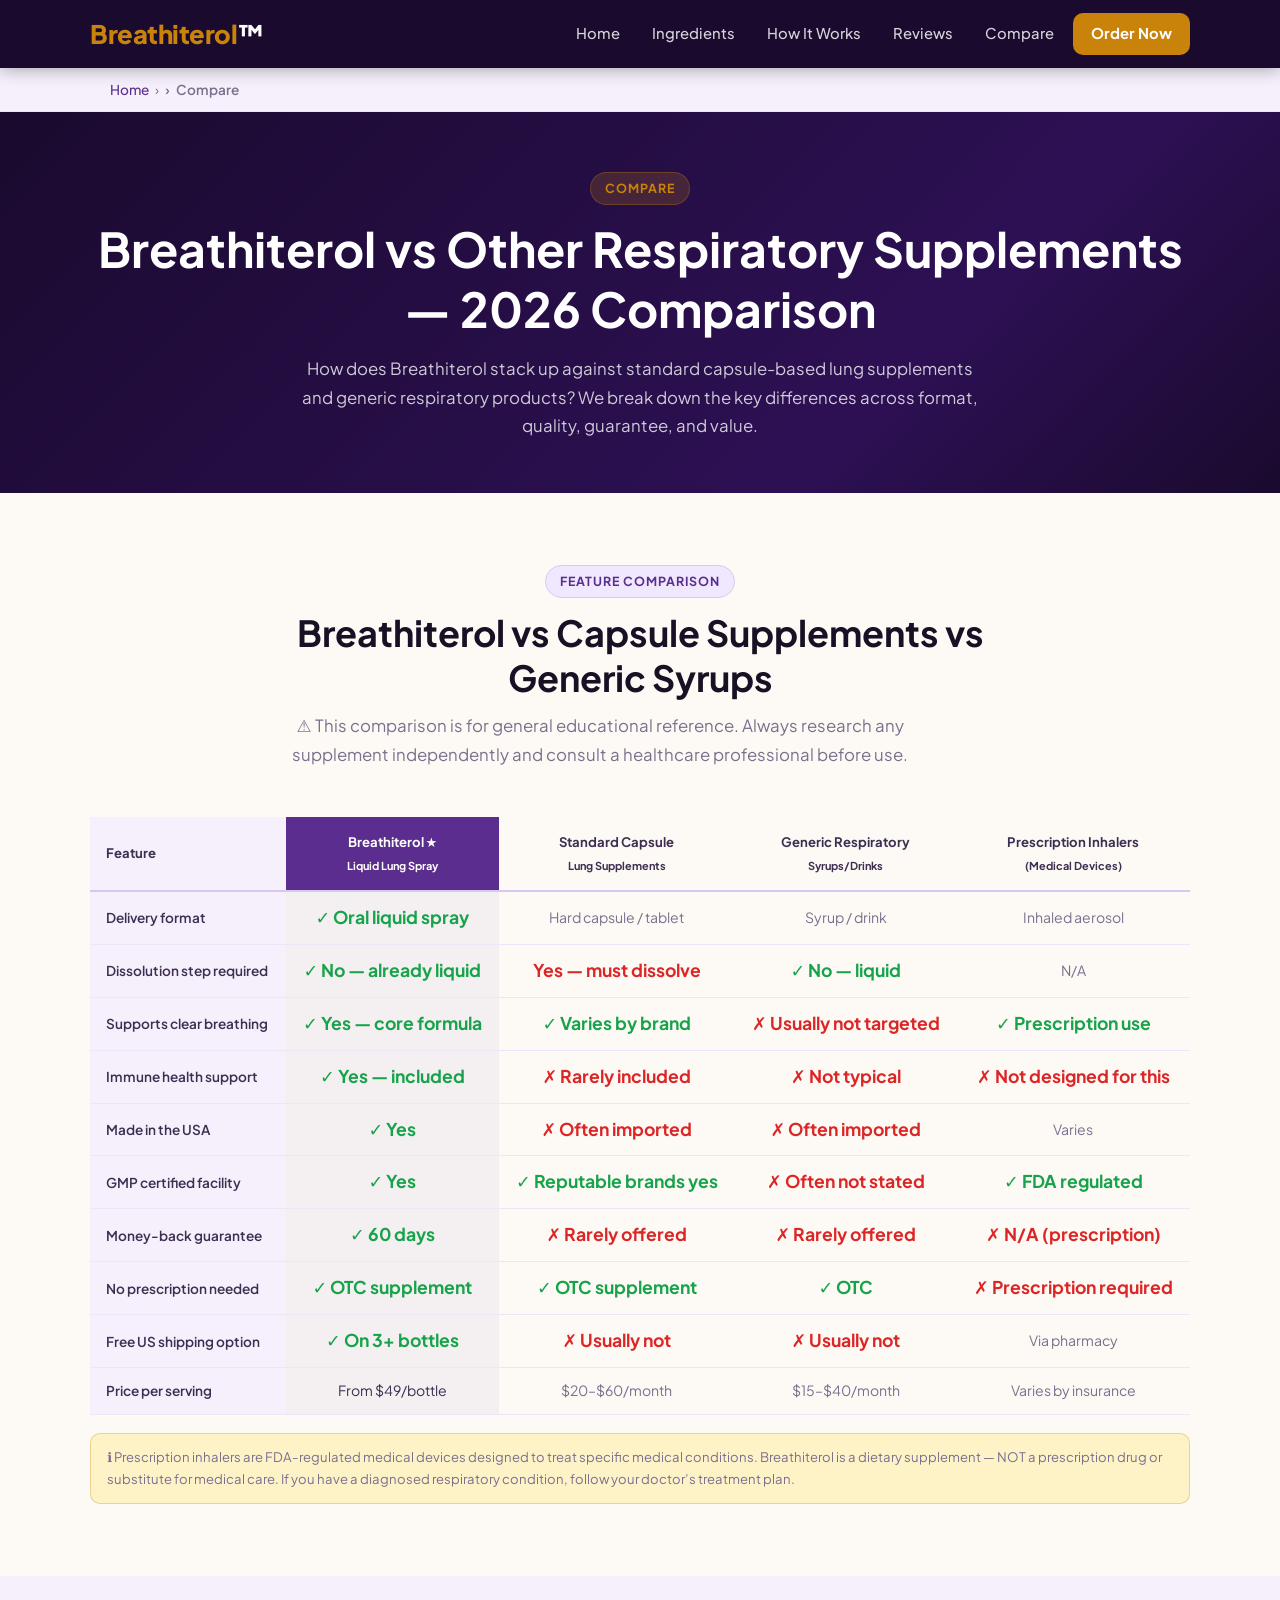
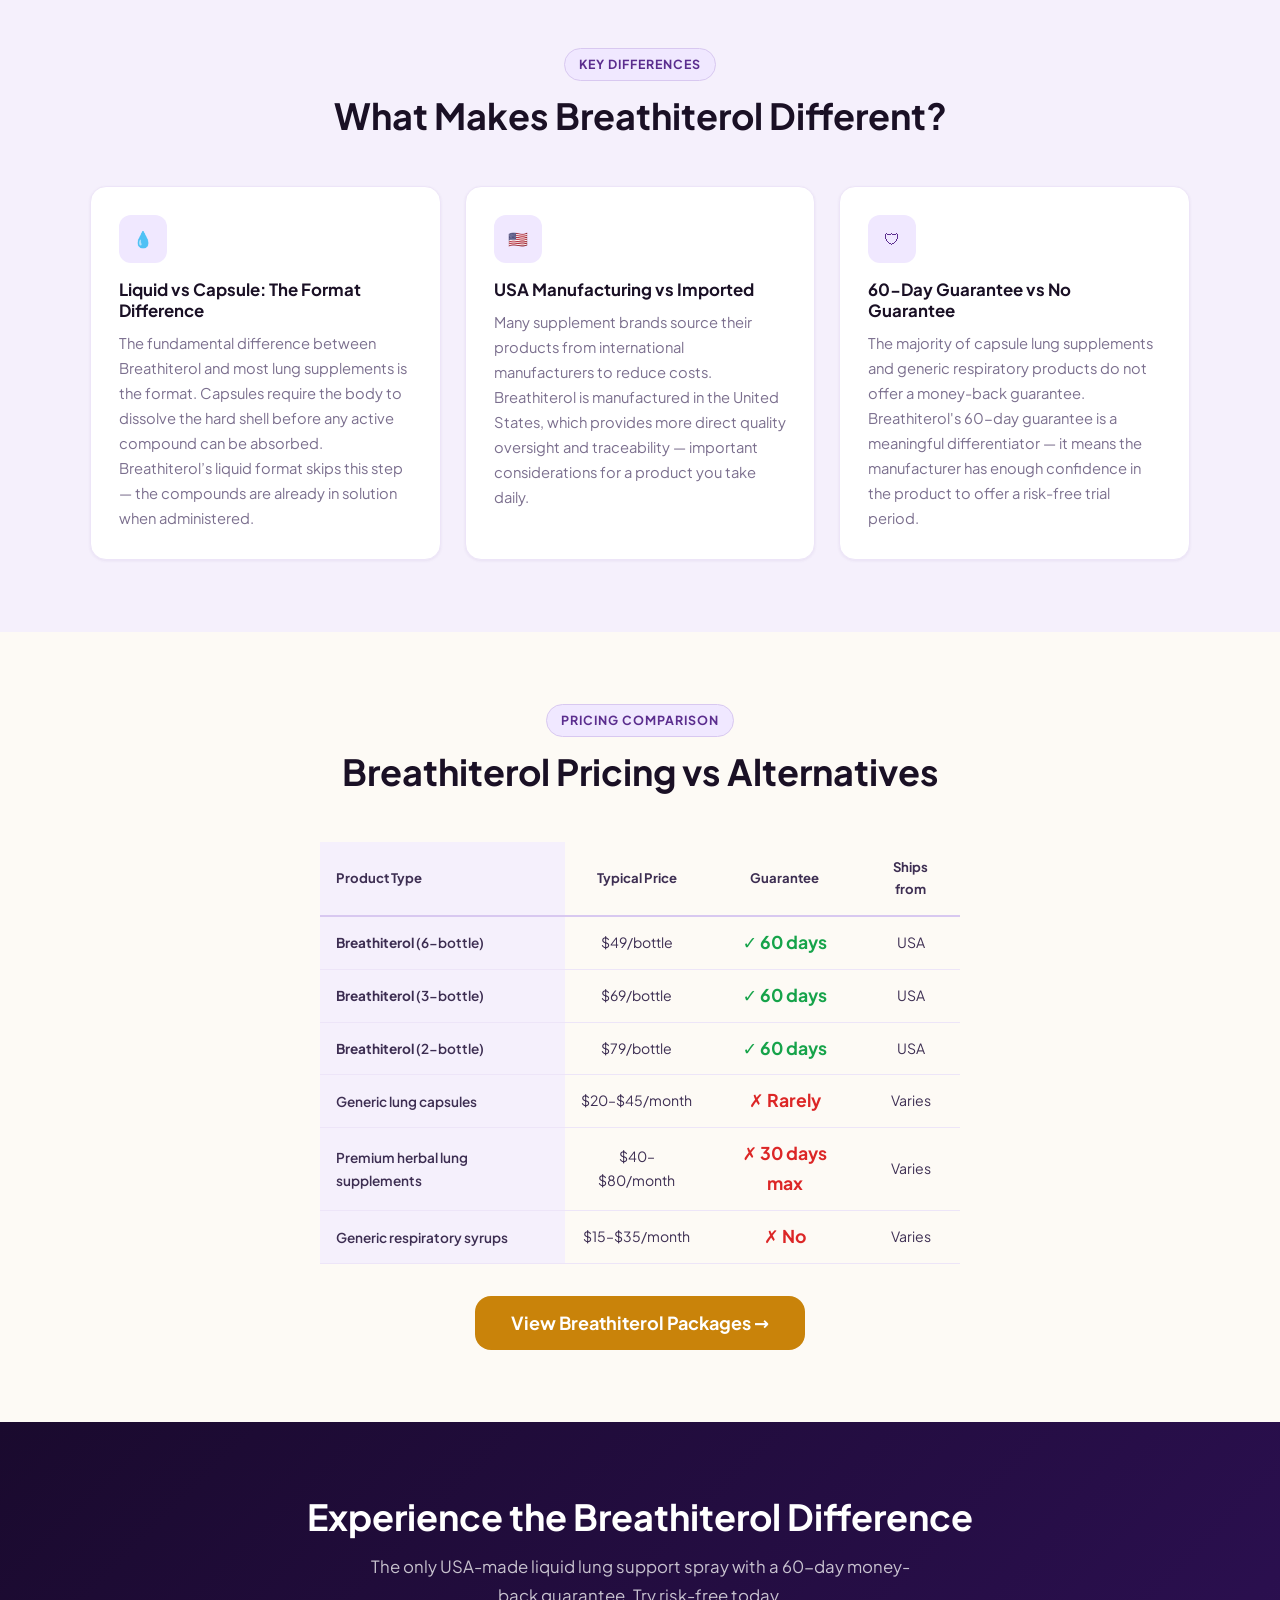
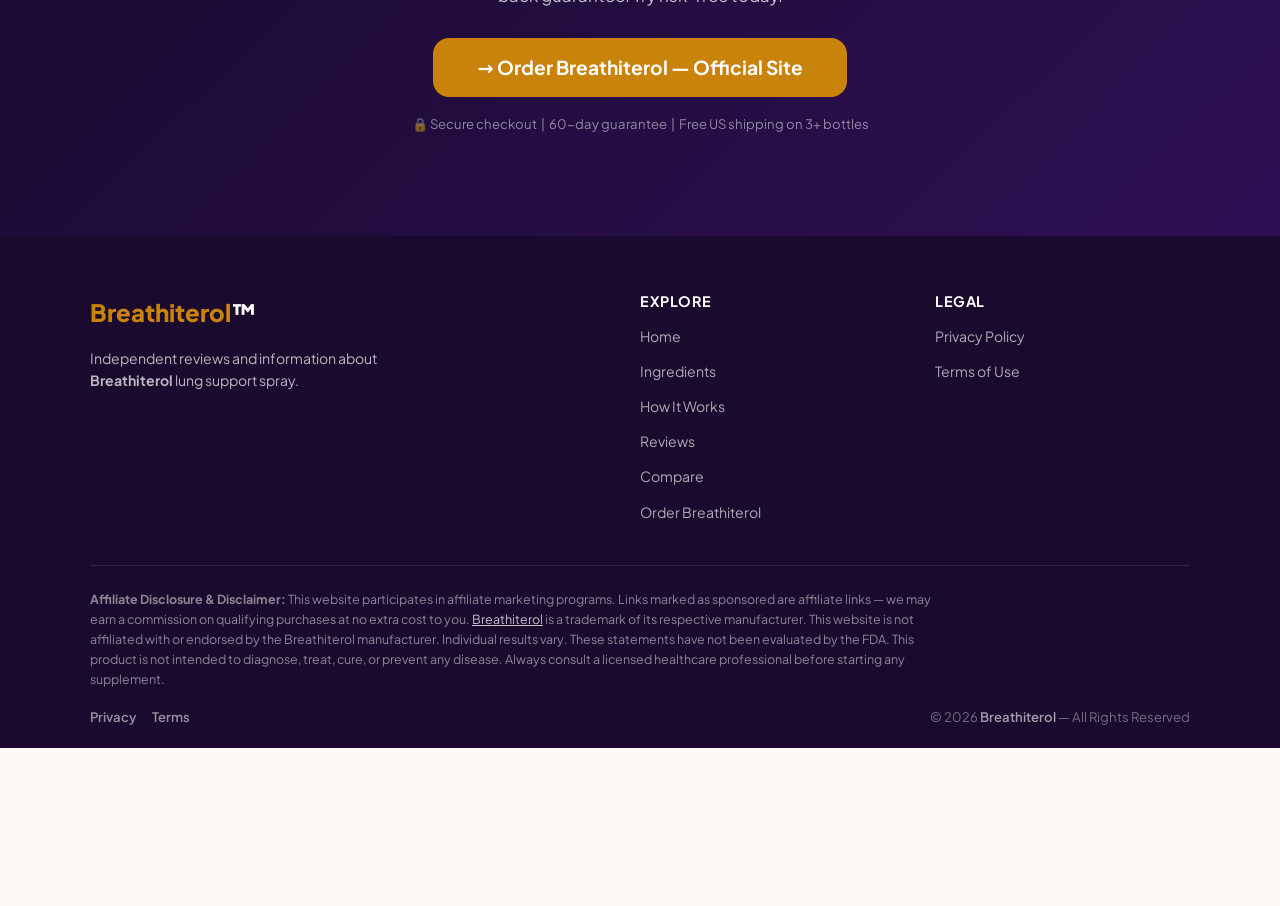
<file: compare.html>
<!DOCTYPE html>
<html lang="en-US">
<head>
<meta charset="UTF-8">
<meta name="viewport" content="width=device-width, initial-scale=1.0">
<title>Breathiterol vs Other Lung Supplements — 2026</title>
<meta name="description" content="Compare Breathiterol lung spray to capsule supplements. See which offers the best format, guarantee, and value for your respiratory wellness goals.">
<meta name="robots" content="index, follow">
<meta name="keywords" content="breathiterol vs other supplements, breathiterol comparison, breathiterol vs capsule lung support, breathiterol vs competitors">
<link rel="dns-prefetch" href="//mwebdatawatch.com">
<link rel="canonical" href="https://breathiterolusa.vercel.app/compare">
<meta name="geo.region" content="US">
<meta name="geo.placename" content="United States">
<meta name="ICBM" content="37.09024, -95.712891">
<meta property="og:type" content="website"><meta property="og:url" content="https://breathiterolusa.vercel.app/compare">
<meta property="og:title" content="Breathiterol vs Other Lung Supplements — 2026"><meta property="og:description" content="Compare Breathiterol lung spray to capsule supplements. See which offers the best format, guarantee, and value for your respiratory wellness goals.">
<meta property="og:locale" content="en_US"><meta property="og:image" content="https://breathiterolusa.vercel.app/images/breathiterol-3-bottle.webp">
<meta property="og:site_name" content="Breathiterol">
<meta name="twitter:card" content="summary_large_image"><meta name="twitter:title" content="Breathiterol vs Other Lung Supplements — 2026">
<meta name="twitter:description" content="Compare Breathiterol lung spray to capsule supplements. See which offers the best format, guarantee, and value for your respiratory wellness goals."><meta name="twitter:image" content="https://breathiterolusa.vercel.app/images/breathiterol-3-bottle.webp">
<link rel="icon" type="image/png" href="images/favicon.png"><link rel="manifest" href="manifest.json">
<link rel="preload" href="fonts/plus-jakarta-sans-latin-400-normal.woff2" as="font" type="font/woff2" crossorigin>
<link rel="preload" href="fonts/plus-jakarta-sans-latin-700-normal.woff2" as="font" type="font/woff2" crossorigin>
<style id="critical-css">
:root{--purple:#5b2d8e;--purple-dark:#3d1a6b;--purple-mid:#7c3fb5;--purple-light:#f0e8ff;--purple-bg:#1a0a2e;--gold:#c9830a;--gold-hover:#a36508;--gold-light:#fef3c7;--cream:#fdfaf5;--charcoal:#1a1025;--text-body:#3d2e52;--text-muted:#7b6f8e;--white:#ffffff;--bg-sage:#f5f0fc;--border:#d8c8f0;--border-soft:#ede5f8;--shadow-sm:0 1px 3px rgba(91,45,142,0.08);--shadow-md:0 4px 16px rgba(91,45,142,0.14);--shadow-lg:0 8px 32px rgba(91,45,142,0.18);--radius:10px;--radius-lg:16px;--radius-xl:24px;--transition:0.22s ease}
*,*::before,*::after{box-sizing:border-box;margin:0;padding:0}
html{scroll-behavior:smooth;font-size:16px}
body{font-family:'Plus Jakarta Sans','Inter',system-ui,sans-serif;background:var(--cream);color:var(--text-body);line-height:1.7;-webkit-font-smoothing:antialiased}
img{max-width:100%;height:auto;display:block}
a{color:var(--purple);text-decoration:none;transition:color var(--transition)}
ul{list-style:none}
h1,h2,h3,h4,h5,h6{font-weight:700;line-height:1.25;color:var(--charcoal)}
h1{font-size:clamp(2rem,5vw,3rem)}h2{font-size:clamp(1.5rem,3.5vw,2.25rem)}h3{font-size:clamp(1.2rem,2.5vw,1.5rem)}h4{font-size:1.125rem}
p{margin-bottom:1rem}p:last-child{margin-bottom:0}
.container{width:100%;max-width:1140px;margin:0 auto;padding:0 20px}
.btn{display:inline-flex;align-items:center;gap:8px;padding:14px 28px;border-radius:var(--radius);font-weight:700;font-size:1rem;cursor:pointer;border:none;transition:all var(--transition);text-decoration:none;line-height:1}
.btn-primary{background:var(--gold);color:var(--white)}.btn-lg{padding:18px 36px;font-size:1.125rem;border-radius:var(--radius-lg)}.btn-xl{padding:20px 44px;font-size:1.2rem;border-radius:var(--radius-lg)}
.site-header{position:sticky;top:0;z-index:100;background:var(--purple-bg);box-shadow:0 2px 16px rgba(0,0,0,0.3)}
.header-inner{display:flex;align-items:center;justify-content:space-between;padding:0 20px;max-width:1140px;margin:0 auto;height:68px}
.site-logo a{font-size:1.6rem;font-weight:800;color:var(--white);letter-spacing:-0.5px;text-decoration:none}.site-logo a span{color:var(--gold)}
.site-nav{display:flex;align-items:center;gap:6px}.site-nav a{color:rgba(255,255,255,0.82);font-weight:500;font-size:0.925rem;padding:7px 13px;border-radius:6px;text-decoration:none}.site-nav a.nav-cta{background:var(--gold);color:var(--white)!important;padding:8px 18px;border-radius:var(--radius);font-weight:700}
.nav-toggle{display:none;flex-direction:column;gap:5px;cursor:pointer;padding:4px;background:none;border:none}.nav-toggle span{display:block;width:24px;height:2px;background:var(--white);border-radius:2px}
@media(max-width:768px){.nav-toggle{display:flex}.site-nav{display:none;position:absolute;top:68px;left:0;right:0;background:var(--purple-bg);flex-direction:column;padding:16px 20px;gap:4px;border-top:1px solid rgba(255,255,255,0.1)}.site-nav.open{display:flex}.site-nav a{width:100%;padding:10px 14px}}
</style>
<link rel="stylesheet" href="css/style.css" media="print" onload="this.media='all'">
<noscript><link rel="stylesheet" href="css/style.css"></noscript>
<script type="application/ld+json">
{"@context":"https://schema.org","@type":"WebPage","@id":"https://breathiterolusa.vercel.app/compare#webpage","url":"https://breathiterolusa.vercel.app/compare","name":"Breathiterol vs Other Lung Supplements — Full Comparison 2026","description":"Compare Breathiterol to capsule-based lung supplements and generic respiratory syrups. See how the liquid spray format, guarantee, and USA manufacturing stack up.","isPartOf":{"@id":"https://breathiterolusa.vercel.app/#website"},"inLanguage":"en-US","datePublished":"2026-11-03","dateModified":"2026-11-03"}
</script>
</head>
<body>
<header class="site-header">
  <div class="header-inner">
    <div class="site-logo"><a href="/"><span>Breathiterol</span>™</a></div>
    <button class="nav-toggle" aria-label="Toggle navigation" aria-expanded="false"><span></span><span></span><span></span></button>
    <nav class="site-nav" aria-label="Main navigation"><a href="/">Home</a>
      <a href="ingredients">Ingredients</a>
      <a href="how-it-works">How It Works</a>
      <a href="reviews">Reviews</a>
      <a href="compare" aria-current="page">Compare</a>
      <a href="order" class="nav-cta">Order Now</a></nav>
  </div>
</header>
<nav class="breadcrumb" aria-label="Breadcrumb"><div class="container"><ol itemscope itemtype="https://schema.org/BreadcrumbList"><li itemprop="itemListElement" itemscope itemtype="https://schema.org/ListItem"><a itemprop="item" href="/"><span itemprop="name">Home</span></a><meta itemprop="position" content="1"></li><li itemprop="itemListElement" itemscope itemtype="https://schema.org/ListItem"><span itemprop="name" aria-current="page">Compare</span><meta itemprop="position" content="2"></li></ol></div></nav>

<div class="page-hero">
  <div class="container">
    <span class="section-tag">Compare</span>
    <h1>Breathiterol vs Other Respiratory Supplements &mdash; 2026 Comparison</h1>
    <p>How does Breathiterol stack up against standard capsule-based lung supplements and generic respiratory products? We break down the key differences across format, quality, guarantee, and value.</p>
  </div>
</div>

<section class="section">
  <div class="container">
    <div class="section-header">
      <span class="section-tag">Feature Comparison</span>
      <h2>Breathiterol vs Capsule Supplements vs Generic Syrups</h2>
      <p>&#x26A0;&#xFE0F; This comparison is for general educational reference. Always research any supplement independently and consult a healthcare professional before use.</p>
    </div>
    <div style="overflow-x:auto;">
      <table class="compare-table-full">
        <thead>
          <tr>
            <th>Feature</th>
            <th class="col-breathiterol">Breathiterol &#x2605;<br><small>Liquid Lung Spray</small></th>
            <th>Standard Capsule<br><small>Lung Supplements</small></th>
            <th>Generic Respiratory<br><small>Syrups/Drinks</small></th>
            <th>Prescription Inhalers<br><small>(Medical Devices)</small></th>
          </tr>
        </thead>
        <tbody>
          <tr>
            <td class="feature-label">Delivery format</td>
            <td class="col-breathiterol check">&#x2713; Oral liquid spray</td>
            <td class="neutral">Hard capsule / tablet</td>
            <td class="neutral">Syrup / drink</td>
            <td class="neutral">Inhaled aerosol</td>
          </tr>
          <tr>
            <td class="feature-label">Dissolution step required</td>
            <td class="col-breathiterol check">&#x2713; No — already liquid</td>
            <td class="cross">Yes — must dissolve</td>
            <td class="check">&#x2713; No — liquid</td>
            <td class="neutral">N/A</td>
          </tr>
          <tr>
            <td class="feature-label">Supports clear breathing</td>
            <td class="col-breathiterol check">&#x2713; Yes — core formula</td>
            <td class="check">&#x2713; Varies by brand</td>
            <td class="cross">&#x2717; Usually not targeted</td>
            <td class="check">&#x2713; Prescription use</td>
          </tr>
          <tr>
            <td class="feature-label">Immune health support</td>
            <td class="col-breathiterol check">&#x2713; Yes — included</td>
            <td class="cross">&#x2717; Rarely included</td>
            <td class="cross">&#x2717; Not typical</td>
            <td class="cross">&#x2717; Not designed for this</td>
          </tr>
          <tr>
            <td class="feature-label">Made in the USA</td>
            <td class="col-breathiterol check">&#x2713; Yes</td>
            <td class="cross">&#x2717; Often imported</td>
            <td class="cross">&#x2717; Often imported</td>
            <td class="neutral">Varies</td>
          </tr>
          <tr>
            <td class="feature-label">GMP certified facility</td>
            <td class="col-breathiterol check">&#x2713; Yes</td>
            <td class="check">&#x2713; Reputable brands yes</td>
            <td class="cross">&#x2717; Often not stated</td>
            <td class="check">&#x2713; FDA regulated</td>
          </tr>
          <tr>
            <td class="feature-label">Money-back guarantee</td>
            <td class="col-breathiterol check">&#x2713; 60 days</td>
            <td class="cross">&#x2717; Rarely offered</td>
            <td class="cross">&#x2717; Rarely offered</td>
            <td class="cross">&#x2717; N/A (prescription)</td>
          </tr>
          <tr>
            <td class="feature-label">No prescription needed</td>
            <td class="col-breathiterol check">&#x2713; OTC supplement</td>
            <td class="check">&#x2713; OTC supplement</td>
            <td class="check">&#x2713; OTC</td>
            <td class="cross">&#x2717; Prescription required</td>
          </tr>
          <tr>
            <td class="feature-label">Free US shipping option</td>
            <td class="col-breathiterol check">&#x2713; On 3+ bottles</td>
            <td class="cross">&#x2717; Usually not</td>
            <td class="cross">&#x2717; Usually not</td>
            <td class="neutral">Via pharmacy</td>
          </tr>
          <tr>
            <td class="feature-label">Price per serving</td>
            <td class="col-breathiterol">From $49/bottle</td>
            <td class="neutral">$20–$60/month</td>
            <td class="neutral">$15–$40/month</td>
            <td class="neutral">Varies by insurance</td>
          </tr>
        </tbody>
      </table>
    </div>
    <p class="compare-note">&#x2139;&#xFE0F; Prescription inhalers are FDA-regulated medical devices designed to treat specific medical conditions. Breathiterol is a dietary supplement — NOT a prescription drug or substitute for medical care. If you have a diagnosed respiratory condition, follow your doctor&rsquo;s treatment plan.</p>
  </div>
</section>

<section class="section section-alt">
  <div class="container">
    <div class="section-header">
      <span class="section-tag">Key Differences</span>
      <h2>What Makes Breathiterol Different?</h2>
    </div>
    <div class="grid-3">
      <div class="card">
        <div class="card-icon">&#x1F4A7;</div>
        <h3>Liquid vs Capsule: The Format Difference</h3>
        <p>The fundamental difference between Breathiterol and most lung supplements is the format. Capsules require the body to dissolve the hard shell before any active compound can be absorbed. Breathiterol&rsquo;s liquid format skips this step — the compounds are already in solution when administered.</p>
      </div>
      <div class="card">
        <div class="card-icon">&#x1F1FA;&#x1F1F8;</div>
        <h3>USA Manufacturing vs Imported</h3>
        <p>Many supplement brands source their products from international manufacturers to reduce costs. Breathiterol is manufactured in the United States, which provides more direct quality oversight and traceability — important considerations for a product you take daily.</p>
      </div>
      <div class="card">
        <div class="card-icon">&#x1F6E1;</div>
        <h3>60-Day Guarantee vs No Guarantee</h3>
        <p>The majority of capsule lung supplements and generic respiratory products do not offer a money-back guarantee. Breathiterol's 60-day guarantee is a meaningful differentiator — it means the manufacturer has enough confidence in the product to offer a risk-free trial period.</p>
      </div>
    </div>
  </div>
</section>

<section class="section">
  <div class="container" style="max-width:680px;">
    <div class="section-header">
      <span class="section-tag">Pricing Comparison</span>
      <h2>Breathiterol Pricing vs Alternatives</h2>
    </div>
    <div style="overflow-x:auto;">
      <table class="compare-table-full">
        <thead>
          <tr><th>Product Type</th><th>Typical Price</th><th>Guarantee</th><th>Ships from</th></tr>
        </thead>
        <tbody>
          <tr><td><strong>Breathiterol</strong> (6-bottle)</td><td>$49/bottle</td><td class="check">&#x2713; 60 days</td><td>USA</td></tr>
          <tr><td><strong>Breathiterol</strong> (3-bottle)</td><td>$69/bottle</td><td class="check">&#x2713; 60 days</td><td>USA</td></tr>
          <tr><td><strong>Breathiterol</strong> (2-bottle)</td><td>$79/bottle</td><td class="check">&#x2713; 60 days</td><td>USA</td></tr>
          <tr><td>Generic lung capsules</td><td>$20–$45/month</td><td class="cross">&#x2717; Rarely</td><td>Varies</td></tr>
          <tr><td>Premium herbal lung supplements</td><td>$40–$80/month</td><td class="cross">&#x2717; 30 days max</td><td>Varies</td></tr>
          <tr><td>Generic respiratory syrups</td><td>$15–$35/month</td><td class="cross">&#x2717; No</td><td>Varies</td></tr>
        </tbody>
      </table>
    </div>
    <div class="text-center" style="margin-top:32px;">
      <a href="order" class="btn btn-primary btn-lg">View Breathiterol Packages &rarr;</a>
    </div>
  </div>
</section>

<div class="cta-banner">
  <div class="container">
    <h2>Experience the Breathiterol Difference</h2>
    <p>The only USA-made liquid lung support spray with a 60-day money-back guarantee. Try risk-free today.</p>
    <a href="https://mwebdatawatch.com/14010/34/2/?&subid=breathiterolusa" rel="noopener sponsored" target="_blank" class="btn btn-primary btn-xl">&#x2192; Order Breathiterol &mdash; Official Site</a>
    <p style="margin-top:16px;font-size:0.82rem;color:rgba(255,255,255,0.5);">&#x1F512; Secure checkout &nbsp;|&nbsp; 60-day guarantee &nbsp;|&nbsp; Free US shipping on 3+ bottles</p>
  </div>
</div>

<footer class="site-footer">
  <div class="container">
    <div class="footer-grid">
      <div class="footer-brand"><div class="footer-logo"><span>Breathiterol</span>™</div><p>Independent reviews and information about <strong>Breathiterol</strong> lung support spray.</p></div>
      <div class="footer-col"><h4>Explore</h4><ul><li><a href="/">Home</a></li><li><a href="ingredients">Ingredients</a></li><li><a href="how-it-works">How It Works</a></li><li><a href="reviews">Reviews</a></li><li><a href="compare">Compare</a></li><li><a href="order">Order Breathiterol</a></li></ul></div>
      <div class="footer-col"><h4>Legal</h4><ul><li><a href="privacy">Privacy Policy</a></li><li><a href="terms">Terms of Use</a></li></ul></div>
    </div>
    <div class="footer-bottom">
            <div class="footer-disclaimer">
        <strong>Affiliate Disclosure &amp; Disclaimer:</strong> This website participates in affiliate marketing programs. Links marked as sponsored are affiliate links — we may earn a commission on qualifying purchases at no extra cost to you. <a href="https://mwebdatawatch.com/13572/1158/2/?&amp;subid=Breathiterol" rel="noopener sponsored" target="_blank" style="color:rgba(255,255,255,0.75);text-decoration:underline;">Breathiterol</a> is a trademark of its respective manufacturer. This website is not affiliated with or endorsed by the Breathiterol manufacturer. Individual results vary. These statements have not been evaluated by the FDA. This product is not intended to diagnose, treat, cure, or prevent any disease. Always consult a licensed healthcare professional before starting any supplement.
      </div>
      <div class="footer-links"><a href="privacy">Privacy</a><a href="terms">Terms</a><span>&copy; 2026 <a href="/" style="color:rgba(255,255,255,0.6);">Breathiterol</a> &mdash; All Rights Reserved</span></div>
    </div>
  </div>
</footer>
<button id="scrollTop" aria-label="Back to top">&#8593;</button>
<script src="js/main.js" defer></script>
</body>
</html>
</file>
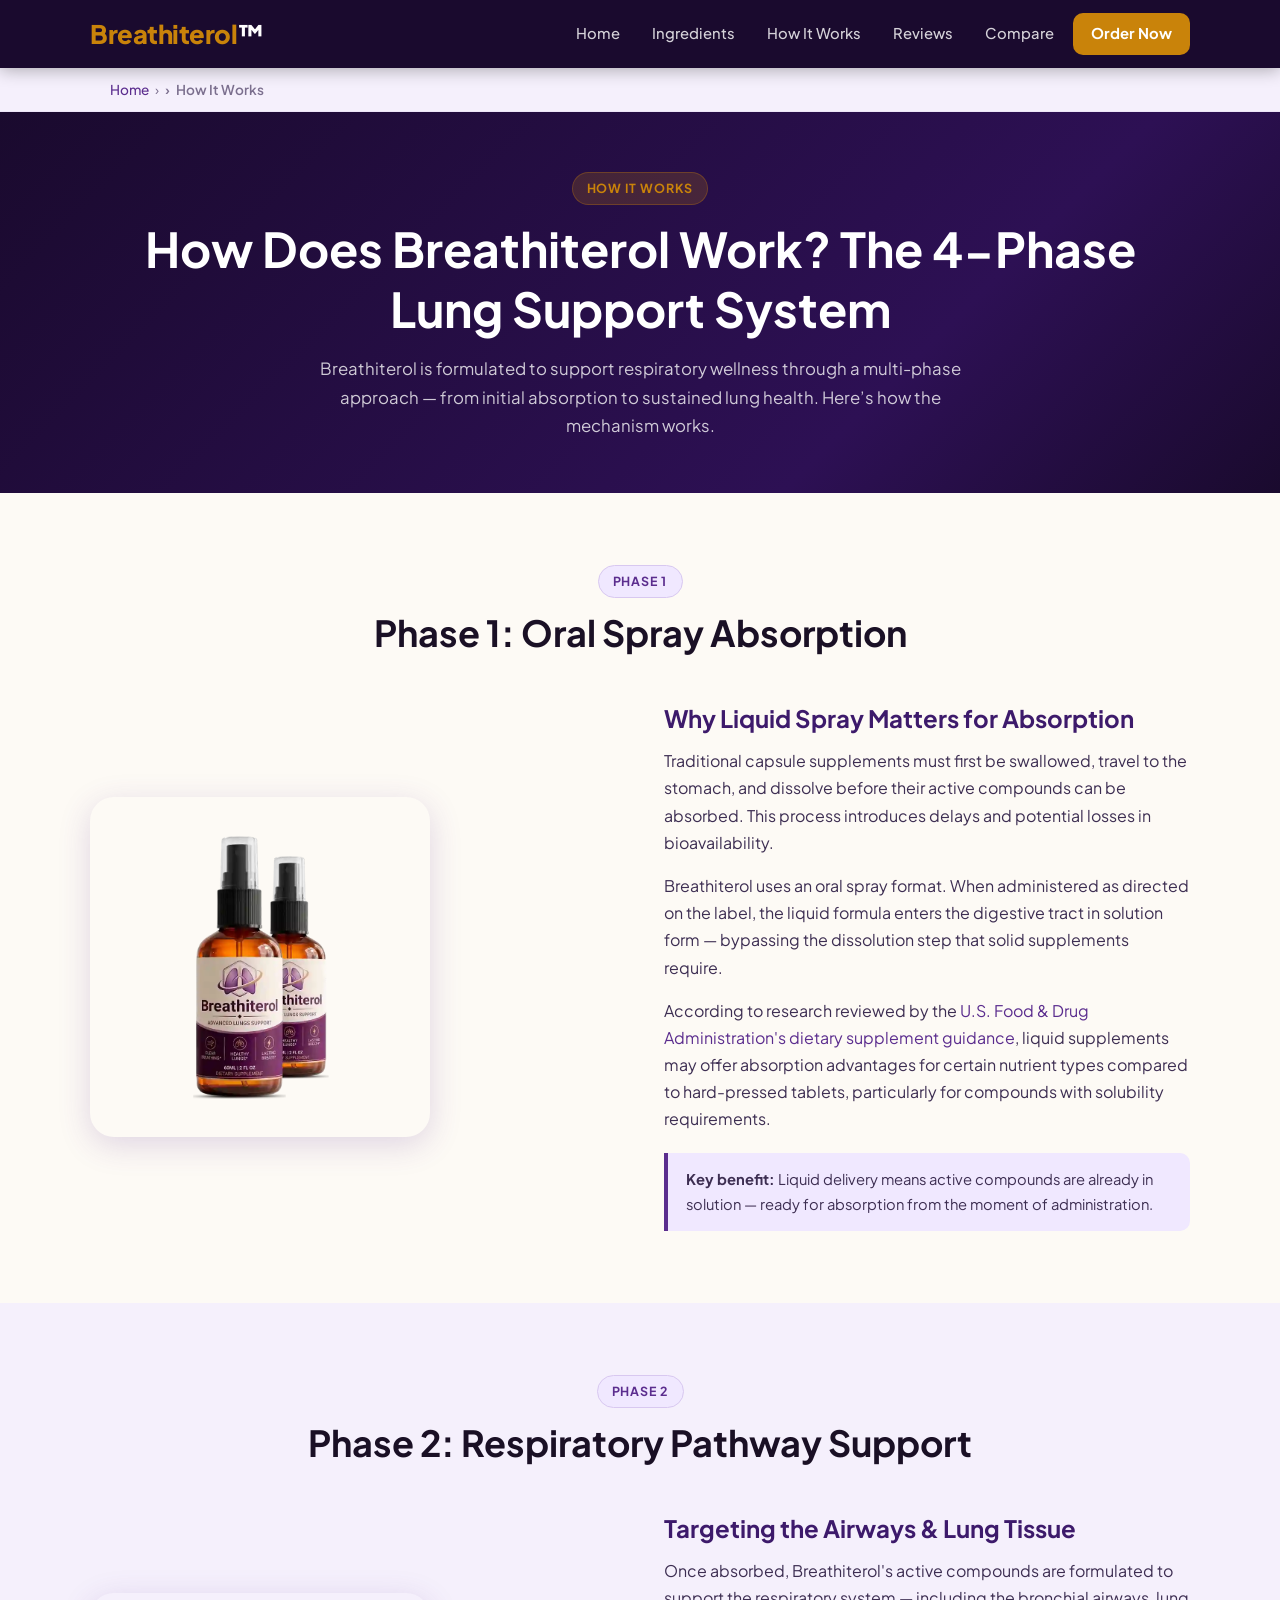
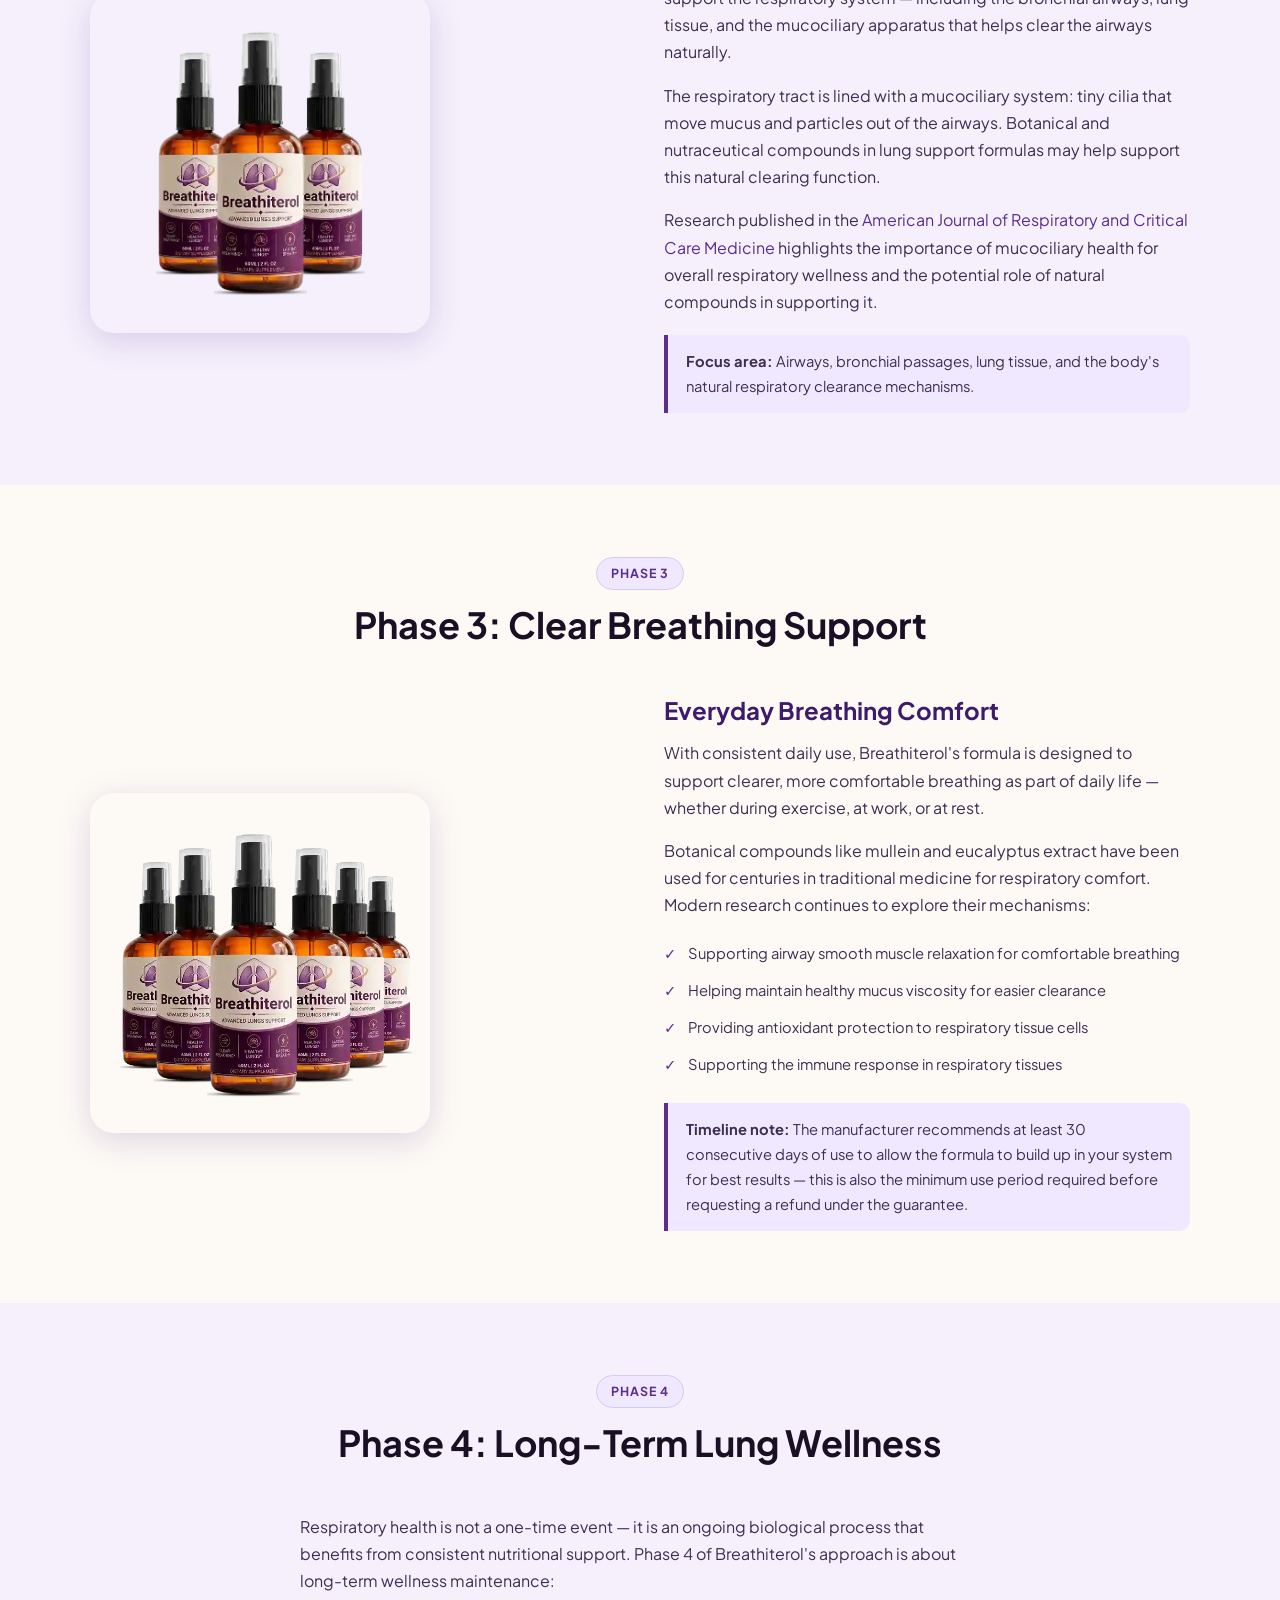
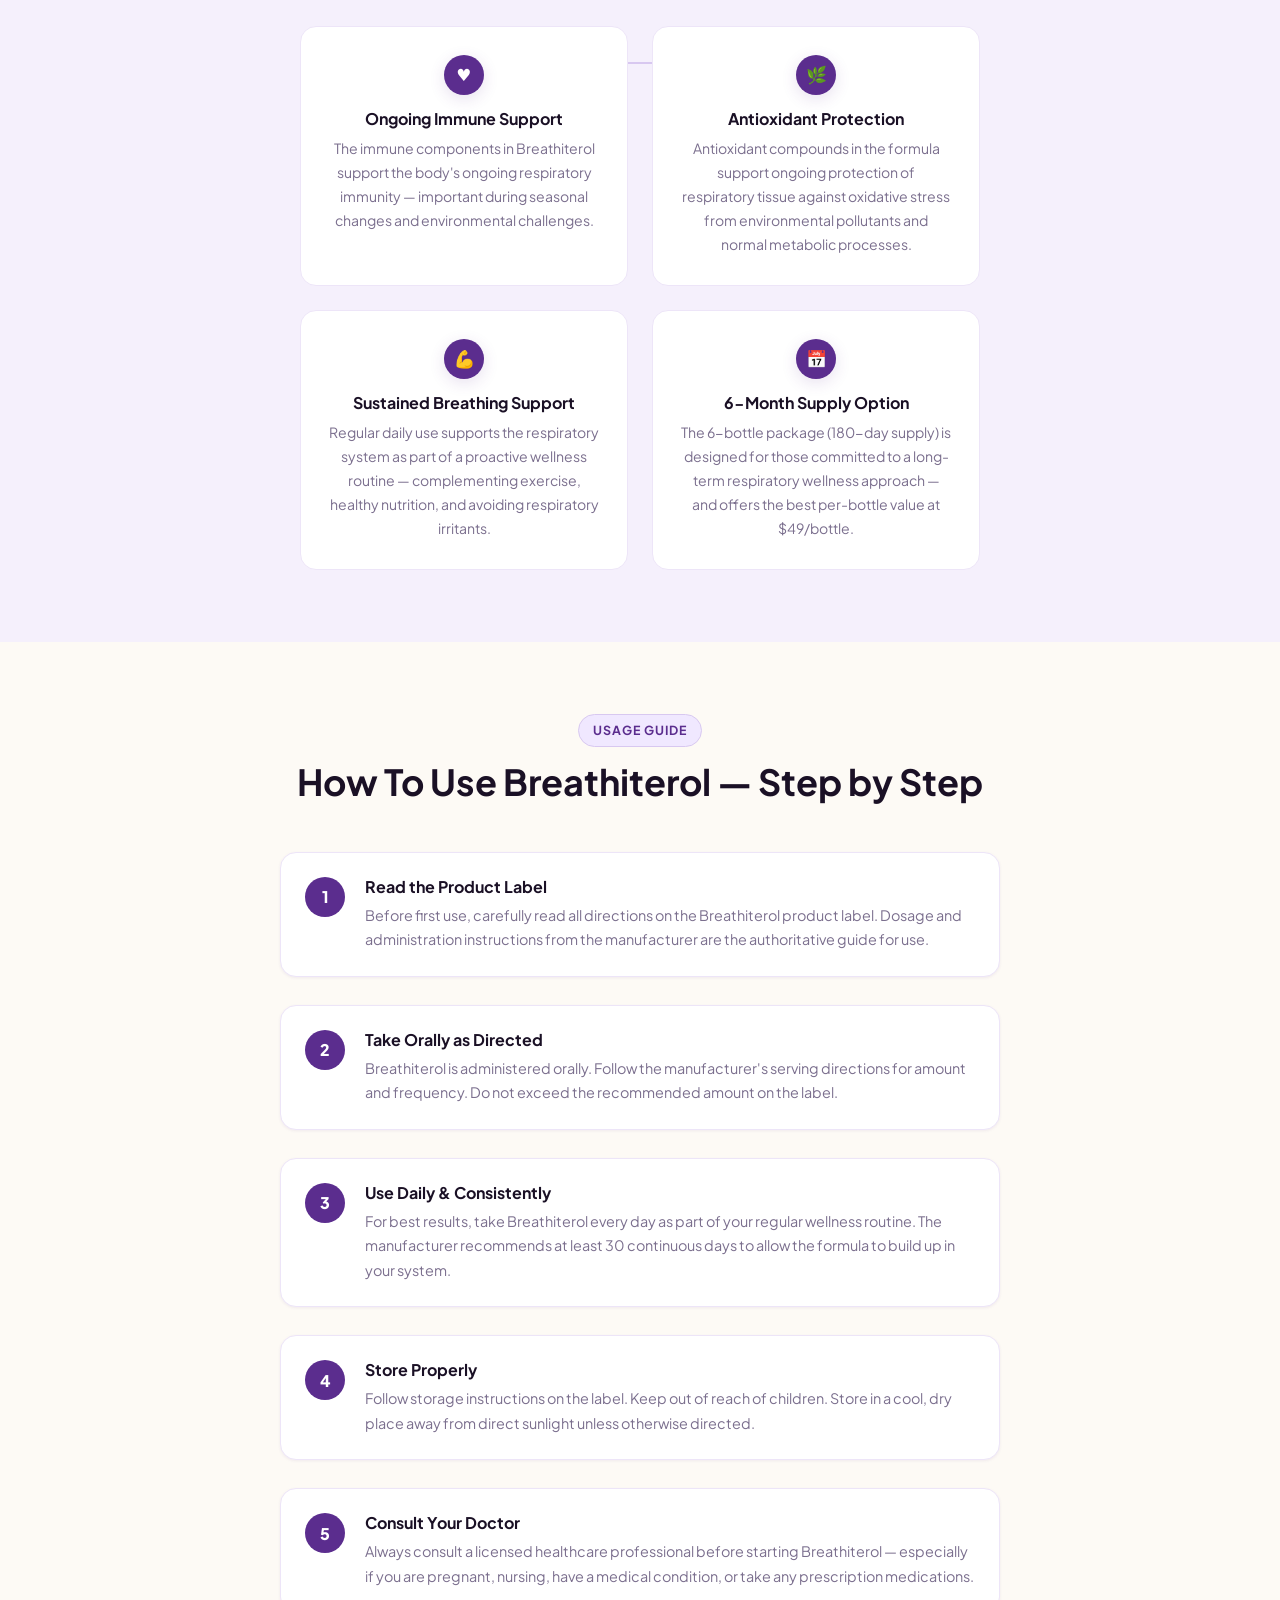
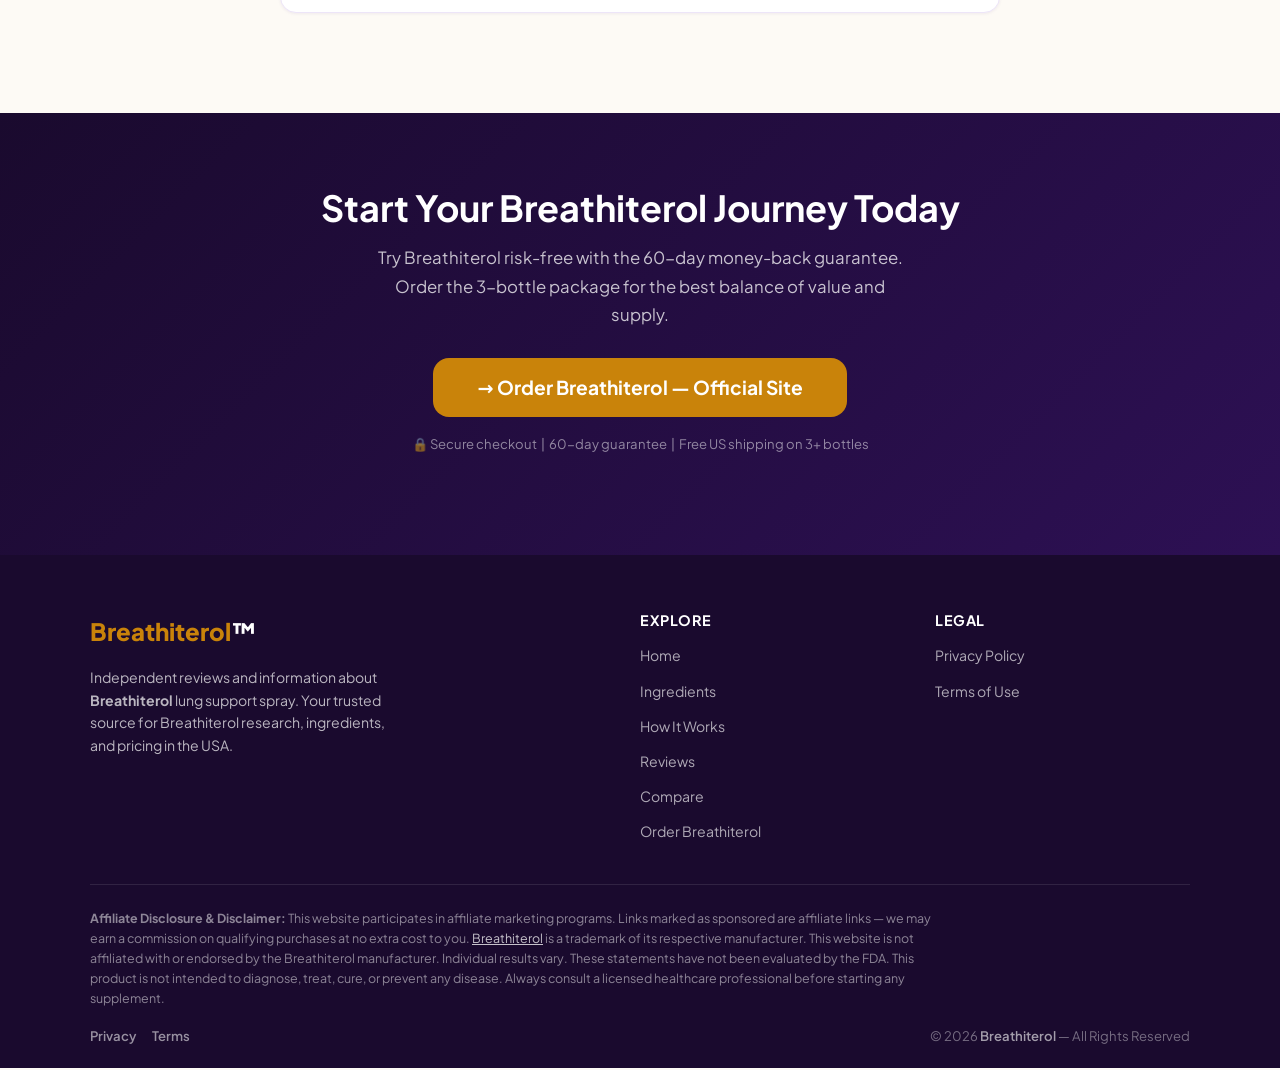
<file: how-it-works.html>
<!DOCTYPE html>
<html lang="en-US">
<head>
<meta charset="UTF-8">
<meta name="viewport" content="width=device-width, initial-scale=1.0">
<title>How Breathiterol Works — 4-Phase Lung Support</title>
<meta name="description" content="Learn how Breathiterol supports lung health in 4 phases: oral absorption, respiratory pathway support, clear breathing, and long-term lung wellness.">
<meta name="robots" content="index, follow">
<meta name="keywords" content="how does breathiterol work, breathiterol mechanism, breathiterol lung support how it works, breathiterol spray how to use">
<link rel="dns-prefetch" href="//mwebdatawatch.com">
<link rel="canonical" href="https://breathiterolusa.vercel.app/how-it-works">
<meta name="geo.region" content="US">
<meta name="geo.placename" content="United States">
<meta name="ICBM" content="37.09024, -95.712891">
<meta property="og:type" content="website">
<meta property="og:url" content="https://breathiterolusa.vercel.app/how-it-works">
<meta property="og:title" content="How Breathiterol Works — 4-Phase Lung Support">
<meta property="og:description" content="Learn how Breathiterol supports lung health in 4 phases: oral absorption, respiratory pathway support, clear breathing, and long-term lung wellness.">
<meta property="og:locale" content="en_US">
<meta property="og:image" content="https://breathiterolusa.vercel.app/images/breathiterol-3-bottle.webp">
<meta property="og:site_name" content="Breathiterol">
<meta name="twitter:card" content="summary_large_image">
<meta name="twitter:title" content="How Breathiterol Works — 4-Phase Lung Support">
<meta name="twitter:description" content="Learn how Breathiterol supports lung health in 4 phases: oral absorption, respiratory pathway support, clear breathing, and long-term lung wellness.">
<meta name="twitter:image" content="https://breathiterolusa.vercel.app/images/breathiterol-3-bottle.webp">
<link rel="icon" type="image/png" href="images/favicon.png">
<link rel="manifest" href="manifest.json">
<link rel="preload" href="fonts/plus-jakarta-sans-latin-400-normal.woff2" as="font" type="font/woff2" crossorigin>
<link rel="preload" href="fonts/plus-jakarta-sans-latin-700-normal.woff2" as="font" type="font/woff2" crossorigin>
<style id="critical-css">
:root{--purple:#5b2d8e;--purple-dark:#3d1a6b;--purple-mid:#7c3fb5;--purple-light:#f0e8ff;--purple-bg:#1a0a2e;--gold:#c9830a;--gold-hover:#a36508;--gold-light:#fef3c7;--cream:#fdfaf5;--charcoal:#1a1025;--text-body:#3d2e52;--text-muted:#7b6f8e;--white:#ffffff;--bg-sage:#f5f0fc;--border:#d8c8f0;--border-soft:#ede5f8;--shadow-sm:0 1px 3px rgba(91,45,142,0.08);--shadow-md:0 4px 16px rgba(91,45,142,0.14);--shadow-lg:0 8px 32px rgba(91,45,142,0.18);--radius:10px;--radius-lg:16px;--radius-xl:24px;--transition:0.22s ease}
*,*::before,*::after{box-sizing:border-box;margin:0;padding:0}
html{scroll-behavior:smooth;font-size:16px}
body{font-family:'Plus Jakarta Sans','Inter',system-ui,sans-serif;background:var(--cream);color:var(--text-body);line-height:1.7;-webkit-font-smoothing:antialiased}
img{max-width:100%;height:auto;display:block}
a{color:var(--purple);text-decoration:none;transition:color var(--transition)}
ul{list-style:none}
h1,h2,h3,h4,h5,h6{font-weight:700;line-height:1.25;color:var(--charcoal)}
h1{font-size:clamp(2rem,5vw,3rem)}
h2{font-size:clamp(1.5rem,3.5vw,2.25rem)}
h3{font-size:clamp(1.2rem,2.5vw,1.5rem)}
h4{font-size:1.125rem}
p{margin-bottom:1rem}p:last-child{margin-bottom:0}
.container{width:100%;max-width:1140px;margin:0 auto;padding:0 20px}
.btn{display:inline-flex;align-items:center;gap:8px;padding:14px 28px;border-radius:var(--radius);font-weight:700;font-size:1rem;cursor:pointer;border:none;transition:all var(--transition);text-decoration:none;line-height:1}
.btn-primary{background:var(--gold);color:var(--white)}
.btn-lg{padding:18px 36px;font-size:1.125rem;border-radius:var(--radius-lg)}
.btn-xl{padding:20px 44px;font-size:1.2rem;border-radius:var(--radius-lg)}
.site-header{position:sticky;top:0;z-index:100;background:var(--purple-bg);box-shadow:0 2px 16px rgba(0,0,0,0.3)}
.header-inner{display:flex;align-items:center;justify-content:space-between;padding:0 20px;max-width:1140px;margin:0 auto;height:68px}
.site-logo a{font-size:1.6rem;font-weight:800;color:var(--white);letter-spacing:-0.5px;text-decoration:none}
.site-logo a span{color:var(--gold)}
.site-nav{display:flex;align-items:center;gap:6px}
.site-nav a{color:rgba(255,255,255,0.82);font-weight:500;font-size:0.925rem;padding:7px 13px;border-radius:6px;text-decoration:none}
.site-nav a.nav-cta{background:var(--gold);color:var(--white)!important;padding:8px 18px;border-radius:var(--radius);font-weight:700}
.nav-toggle{display:none;flex-direction:column;gap:5px;cursor:pointer;padding:4px;background:none;border:none}
.nav-toggle span{display:block;width:24px;height:2px;background:var(--white);border-radius:2px}
@media(max-width:768px){.nav-toggle{display:flex}.site-nav{display:none;position:absolute;top:68px;left:0;right:0;background:var(--purple-bg);flex-direction:column;padding:16px 20px;gap:4px;border-top:1px solid rgba(255,255,255,0.1)}.site-nav.open{display:flex}.site-nav a{width:100%;padding:10px 14px}}
</style>
<link rel="stylesheet" href="css/style.css" media="print" onload="this.media='all'">
<noscript><link rel="stylesheet" href="css/style.css"></noscript>
<script type="application/ld+json">
{"@context":"https://schema.org","@type":"WebPage","@id":"https://breathiterolusa.vercel.app/how-it-works#webpage","url":"https://breathiterolusa.vercel.app/how-it-works","name":"How Breathiterol Works — 4-Phase Lung Support","description":"Learn how Breathiterol supports lung health in 4 phases: oral absorption, respiratory pathway support, clear breathing, and long-term lung wellness.","isPartOf":{"@id":"https://breathiterolusa.vercel.app/#website"},"speakable":{"@type":"SpeakableSpecification","cssSelector":["h1",".page-hero p"]},"inLanguage":"en-US","datePublished":"2026-11-03","dateModified":"2026-11-03","breadcrumb":{"@type":"BreadcrumbList","itemListElement":[{"@type":"ListItem","position":1,"name":"Home","item":"https://breathiterolusa.vercel.app/"},{"@type":"ListItem","position":2,"name":"How It Works"}]}}
</script>
<script type="application/ld+json">
{
  "@context": "https://schema.org",
  "@type": "HowTo",
  "name": "How to Use Breathiterol for Best Results",
  "description": "A daily protocol for taking Breathiterol lung support spray to maximize respiratory wellness benefits.",
  "step": [
    {"@type": "HowToStep", "position": 1, "name": "Administer the Oral Spray", "text": "Take Breathiterol orally as a liquid spray as directed on the product label, ideally at the same time each day. Consistent timing helps maintain steady levels in the body."},
    {"@type": "HowToStep", "position": 2, "name": "Allow Absorption", "text": "Breathiterol's liquid format is designed for efficient oral absorption. The active compounds enter the body and begin supporting the respiratory system through the bloodstream."},
    {"@type": "HowToStep", "position": 3, "name": "Support Respiratory Pathways", "text": "With consistent daily use, Breathiterol targets the airways and lung tissue to support clear, comfortable breathing as part of your daily respiratory wellness routine."},
    {"@type": "HowToStep", "position": 4, "name": "Commit to at Least 30 Days", "text": "The manufacturer recommends at least 30 days of continuous use before evaluating results. Long-term use supports ongoing lung health and immune function. The 60-day money-back guarantee allows a full trial period."}
  ]
}
</script>
</head>
<body>
<header class="site-header">
  <div class="header-inner">
    <div class="site-logo"><a href="/"><span>Breathiterol</span>™</a></div>
    <button class="nav-toggle" aria-label="Toggle navigation" aria-expanded="false"><span></span><span></span><span></span></button>
    <nav class="site-nav" aria-label="Main navigation">
      <a href="/">Home</a>
      <a href="ingredients">Ingredients</a>
      <a href="how-it-works" aria-current="page">How It Works</a>
      <a href="reviews">Reviews</a>
      <a href="compare">Compare</a>
      <a href="order" class="nav-cta">Order Now</a>
    </nav>
  </div>
</header>
<nav class="breadcrumb" aria-label="Breadcrumb"><div class="container"><ol itemscope itemtype="https://schema.org/BreadcrumbList"><li itemprop="itemListElement" itemscope itemtype="https://schema.org/ListItem"><a itemprop="item" href="/"><span itemprop="name">Home</span></a><meta itemprop="position" content="1"></li><li itemprop="itemListElement" itemscope itemtype="https://schema.org/ListItem"><span itemprop="name" aria-current="page">How It Works</span><meta itemprop="position" content="2"></li></ol></div></nav>

<div class="page-hero">
  <div class="container">
    <span class="section-tag">How It Works</span>
    <h1>How Does Breathiterol Work? The 4-Phase Lung Support System</h1>
    <p>Breathiterol is formulated to support respiratory wellness through a multi-phase approach — from initial absorption to sustained lung health. Here&rsquo;s how the mechanism works.</p>
  </div>
</div>

<section class="section">
  <div class="container">
    <div class="section-header">
      <span class="section-tag">Phase 1</span>
      <h2>Phase 1: Oral Spray Absorption</h2>
    </div>
    <div class="hiw-block">
      <div class="hiw-image">
        <img src="images/breathiterol-2-bottle.webp" alt="Breathiterol 2-bottle oral spray — Phase 1 absorption" width="340" height="340" loading="lazy" decoding="async">
      </div>
      <div class="hiw-content">
        <h3>Why Liquid Spray Matters for Absorption</h3>
        <p>Traditional capsule supplements must first be swallowed, travel to the stomach, and dissolve before their active compounds can be absorbed. This process introduces delays and potential losses in bioavailability.</p>
        <p>Breathiterol uses an oral spray format. When administered as directed on the label, the liquid formula enters the digestive tract in solution form — bypassing the dissolution step that solid supplements require.</p>
        <p>According to research reviewed by the <a href="https://www.fda.gov/food/dietary-supplements" rel="noopener" target="_blank">U.S. Food &amp; Drug Administration's dietary supplement guidance</a>, liquid supplements may offer absorption advantages for certain nutrient types compared to hard-pressed tablets, particularly for compounds with solubility requirements.</p>
        <div class="hiw-highlight">
          <strong>Key benefit:</strong> Liquid delivery means active compounds are already in solution — ready for absorption from the moment of administration.
        </div>
      </div>
    </div>
  </div>
</section>

<section class="section section-alt">
  <div class="container">
    <div class="section-header">
      <span class="section-tag">Phase 2</span>
      <h2>Phase 2: Respiratory Pathway Support</h2>
    </div>
    <div class="hiw-block reverse">
      <div class="hiw-content">
        <h3>Targeting the Airways &amp; Lung Tissue</h3>
        <p>Once absorbed, Breathiterol's active compounds are formulated to support the respiratory system — including the bronchial airways, lung tissue, and the mucociliary apparatus that helps clear the airways naturally.</p>
        <p>The respiratory tract is lined with a mucociliary system: tiny cilia that move mucus and particles out of the airways. Botanical and nutraceutical compounds in lung support formulas may help support this natural clearing function.</p>
        <p>Research published in the <a href="https://www.atsjournals.org/journal/ajrccm" rel="noopener" target="_blank">American Journal of Respiratory and Critical Care Medicine</a> highlights the importance of mucociliary health for overall respiratory wellness and the potential role of natural compounds in supporting it.</p>
        <div class="hiw-highlight">
          <strong>Focus area:</strong> Airways, bronchial passages, lung tissue, and the body's natural respiratory clearance mechanisms.
        </div>
      </div>
      <div class="hiw-image">
        <img src="images/breathiterol-3-bottle.webp" alt="Breathiterol 3-bottle — Phase 2 respiratory support" width="340" height="340" loading="lazy" decoding="async">
      </div>
    </div>
  </div>
</section>

<section class="section">
  <div class="container">
    <div class="section-header">
      <span class="section-tag">Phase 3</span>
      <h2>Phase 3: Clear Breathing Support</h2>
    </div>
    <div class="hiw-block">
      <div class="hiw-image">
        <img src="images/breathiterol-6-bottle.webp" alt="Breathiterol 6-bottle — Phase 3 clear breathing" width="340" height="340" loading="lazy" decoding="async">
      </div>
      <div class="hiw-content">
        <h3>Everyday Breathing Comfort</h3>
        <p>With consistent daily use, Breathiterol's formula is designed to support clearer, more comfortable breathing as part of daily life — whether during exercise, at work, or at rest.</p>
        <p>Botanical compounds like mullein and eucalyptus extract have been used for centuries in traditional medicine for respiratory comfort. Modern research continues to explore their mechanisms:</p>
        <ul class="check-list">
          <li>Supporting airway smooth muscle relaxation for comfortable breathing</li>
          <li>Helping maintain healthy mucus viscosity for easier clearance</li>
          <li>Providing antioxidant protection to respiratory tissue cells</li>
          <li>Supporting the immune response in respiratory tissues</li>
        </ul>
        <div class="hiw-highlight">
          <strong>Timeline note:</strong> The manufacturer recommends at least 30 consecutive days of use to allow the formula to build up in your system for best results — this is also the minimum use period required before requesting a refund under the guarantee.
        </div>
      </div>
    </div>
  </div>
</section>

<section class="section section-alt">
  <div class="container">
    <div class="section-header">
      <span class="section-tag">Phase 4</span>
      <h2>Phase 4: Long-Term Lung Wellness</h2>
    </div>
    <div style="max-width:680px;margin:0 auto;">
      <p>Respiratory health is not a one-time event — it is an ongoing biological process that benefits from consistent nutritional support. Phase 4 of Breathiterol's approach is about long-term wellness maintenance:</p>
      <div class="steps-grid" style="margin-top:32px;">
        <div class="step">
          <div class="step-num">&#x2665;</div>
          <h3>Ongoing Immune Support</h3>
          <p>The immune components in Breathiterol support the body's ongoing respiratory immunity — important during seasonal changes and environmental challenges.</p>
        </div>
        <div class="step">
          <div class="step-num">&#x1F33F;</div>
          <h3>Antioxidant Protection</h3>
          <p>Antioxidant compounds in the formula support ongoing protection of respiratory tissue against oxidative stress from environmental pollutants and normal metabolic processes.</p>
        </div>
        <div class="step">
          <div class="step-num">&#x1F4AA;</div>
          <h3>Sustained Breathing Support</h3>
          <p>Regular daily use supports the respiratory system as part of a proactive wellness routine — complementing exercise, healthy nutrition, and avoiding respiratory irritants.</p>
        </div>
        <div class="step">
          <div class="step-num">&#x1F4C5;</div>
          <h3>6-Month Supply Option</h3>
          <p>The 6-bottle package (180-day supply) is designed for those committed to a long-term respiratory wellness approach — and offers the best per-bottle value at $49/bottle.</p>
        </div>
      </div>
    </div>
  </div>
</section>

<section class="section">
  <div class="container" style="max-width:760px;">
    <div class="section-header">
      <span class="section-tag">Usage Guide</span>
      <h2>How To Use Breathiterol — Step by Step</h2>
    </div>
    <div class="use-step">
      <div class="use-step-num">1</div>
      <div><h3>Read the Product Label</h3><p>Before first use, carefully read all directions on the Breathiterol product label. Dosage and administration instructions from the manufacturer are the authoritative guide for use.</p></div>
    </div>
    <div class="use-step">
      <div class="use-step-num">2</div>
      <div><h3>Take Orally as Directed</h3><p>Breathiterol is administered orally. Follow the manufacturer's serving directions for amount and frequency. Do not exceed the recommended amount on the label.</p></div>
    </div>
    <div class="use-step">
      <div class="use-step-num">3</div>
      <div><h3>Use Daily &amp; Consistently</h3><p>For best results, take Breathiterol every day as part of your regular wellness routine. The manufacturer recommends at least 30 continuous days to allow the formula to build up in your system.</p></div>
    </div>
    <div class="use-step">
      <div class="use-step-num">4</div>
      <div><h3>Store Properly</h3><p>Follow storage instructions on the label. Keep out of reach of children. Store in a cool, dry place away from direct sunlight unless otherwise directed.</p></div>
    </div>
    <div class="use-step">
      <div class="use-step-num">5</div>
      <div><h3>Consult Your Doctor</h3><p>Always consult a licensed healthcare professional before starting Breathiterol — especially if you are pregnant, nursing, have a medical condition, or take any prescription medications.</p></div>
    </div>
  </div>
</section>

<div class="cta-banner">
  <div class="container">
    <h2>Start Your Breathiterol Journey Today</h2>
    <p>Try Breathiterol risk-free with the 60-day money-back guarantee. Order the 3-bottle package for the best balance of value and supply.</p>
    <a href="https://mwebdatawatch.com/14010/34/2/?&subid=breathiterolusa" rel="noopener sponsored" target="_blank" class="btn btn-primary btn-xl">&#x2192; Order Breathiterol — Official Site</a>
    <p style="margin-top:16px;font-size:0.82rem;color:rgba(255,255,255,0.5);">&#x1F512; Secure checkout &nbsp;|&nbsp; 60-day guarantee &nbsp;|&nbsp; Free US shipping on 3+ bottles</p>
  </div>
</div>

<footer class="site-footer">
  <div class="container">
    <div class="footer-grid">
      <div class="footer-brand">
        <div class="footer-logo"><span>Breathiterol</span>™</div>
        <p>Independent reviews and information about <strong>Breathiterol</strong> lung support spray. Your trusted source for Breathiterol research, ingredients, and pricing in the USA.</p>
      </div>
      <div class="footer-col">
        <h4>Explore</h4>
        <ul>
          <li><a href="/">Home</a></li>
          <li><a href="ingredients">Ingredients</a></li>
          <li><a href="how-it-works">How It Works</a></li>
          <li><a href="reviews">Reviews</a></li>
          <li><a href="compare">Compare</a></li>
          <li><a href="order">Order Breathiterol</a></li>
        </ul>
      </div>
      <div class="footer-col">
        <h4>Legal</h4>
        <ul>
          <li><a href="privacy">Privacy Policy</a></li>
          <li><a href="terms">Terms of Use</a></li>
        </ul>
      </div>
    </div>
    <div class="footer-bottom">
            <div class="footer-disclaimer">
        <strong>Affiliate Disclosure &amp; Disclaimer:</strong> This website participates in affiliate marketing programs. Links marked as sponsored are affiliate links — we may earn a commission on qualifying purchases at no extra cost to you. <a href="https://mwebdatawatch.com/13572/1158/2/?&amp;subid=Breathiterol" rel="noopener sponsored" target="_blank" style="color:rgba(255,255,255,0.75);text-decoration:underline;">Breathiterol</a> is a trademark of its respective manufacturer. This website is not affiliated with or endorsed by the Breathiterol manufacturer. Individual results vary. These statements have not been evaluated by the FDA. This product is not intended to diagnose, treat, cure, or prevent any disease. Always consult a licensed healthcare professional before starting any supplement.
      </div>
      <div class="footer-links">
        <a href="privacy">Privacy</a>
        <a href="terms">Terms</a>
        <span>&copy; 2026 <a href="/" style="color:rgba(255,255,255,0.6);">Breathiterol</a> &mdash; All Rights Reserved</span>
      </div>
    </div>
  </div>
</footer>
<button id="scrollTop" aria-label="Back to top">&#8593;</button>
<script src="js/main.js" defer></script>
</body>
</html>
</file>
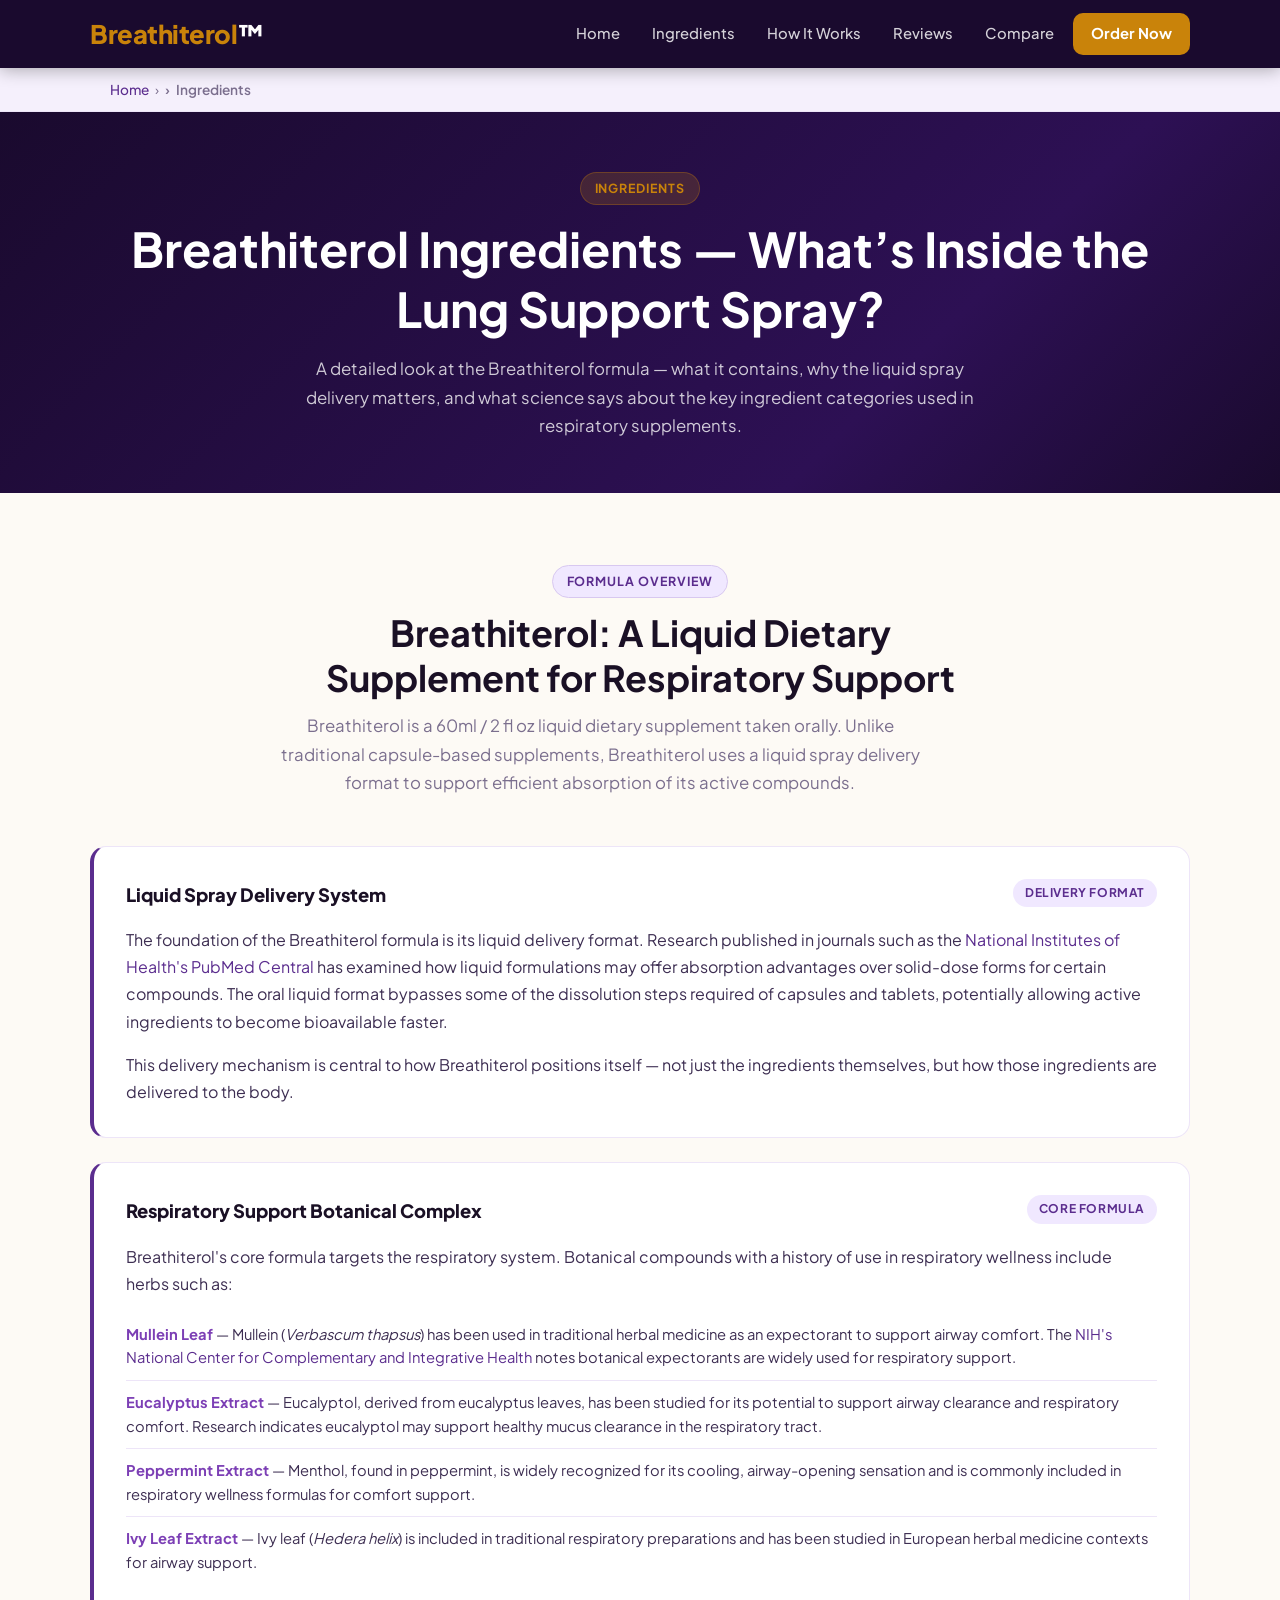
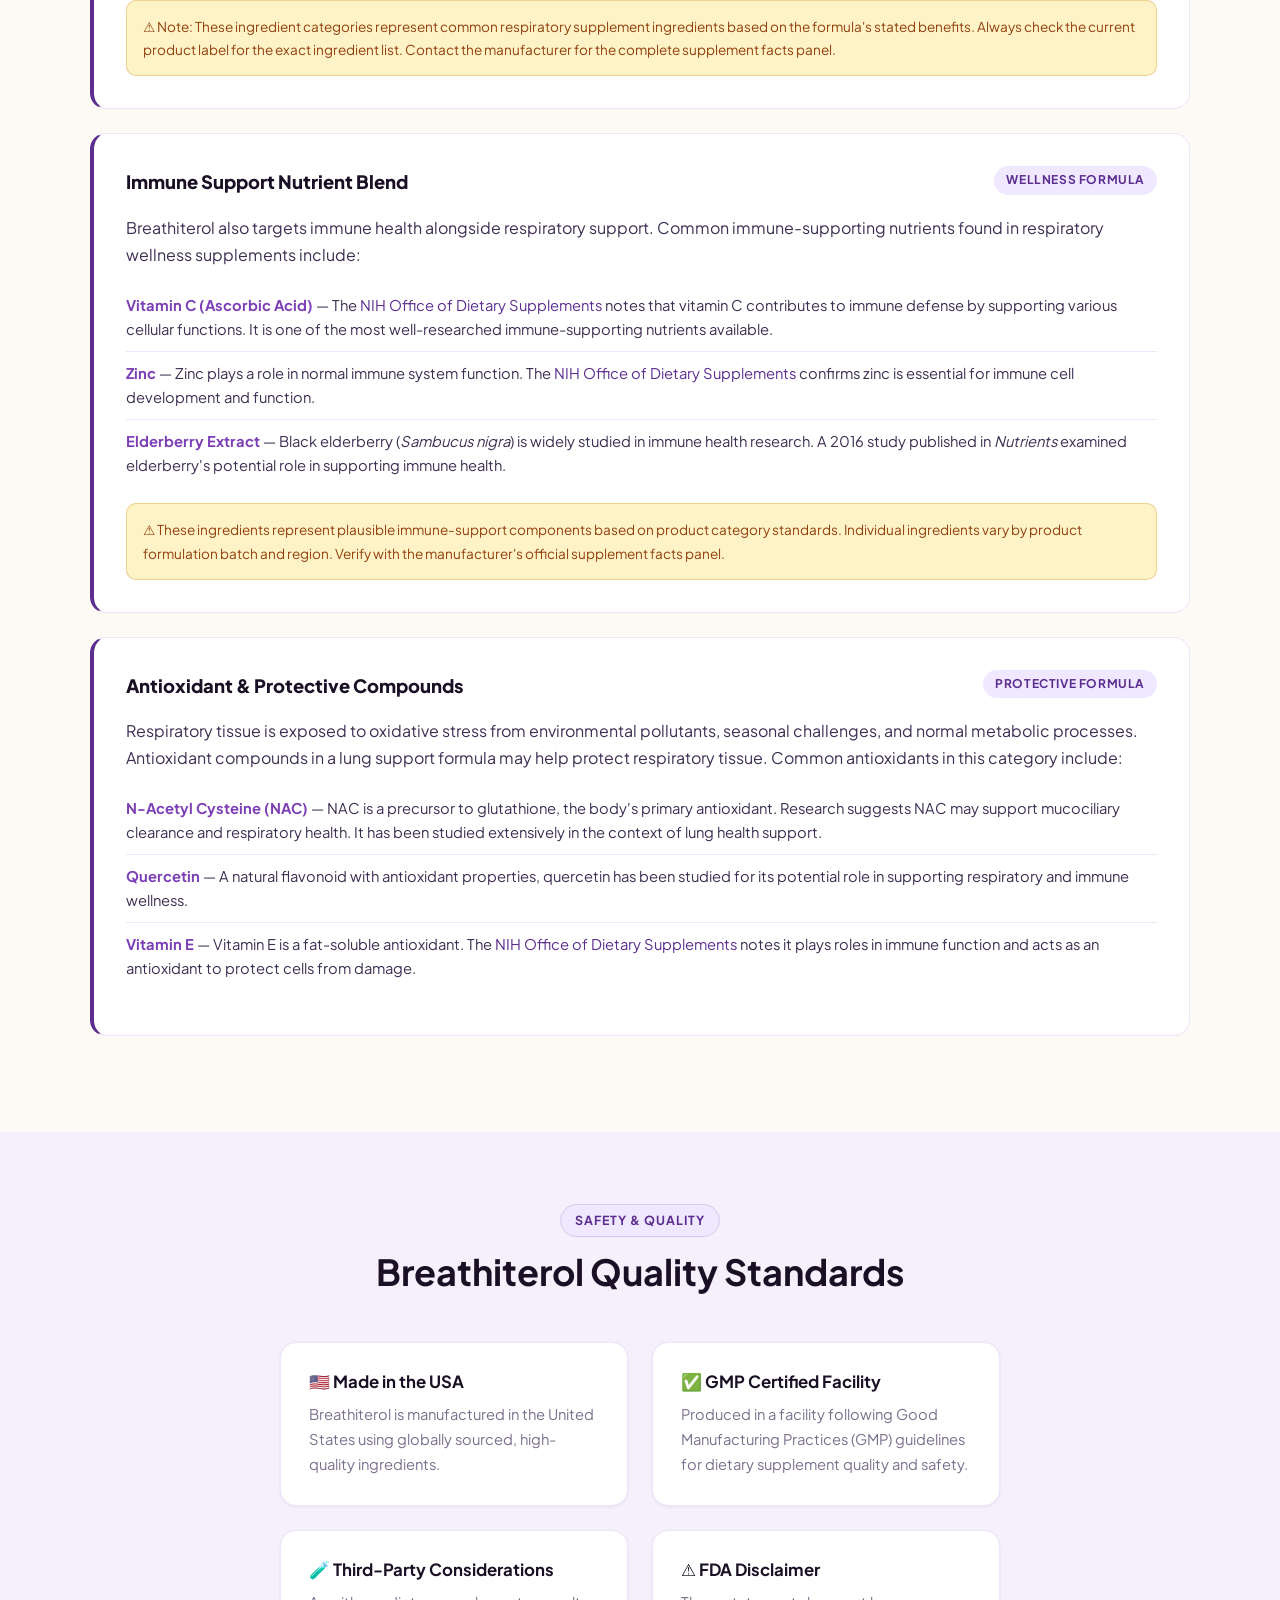
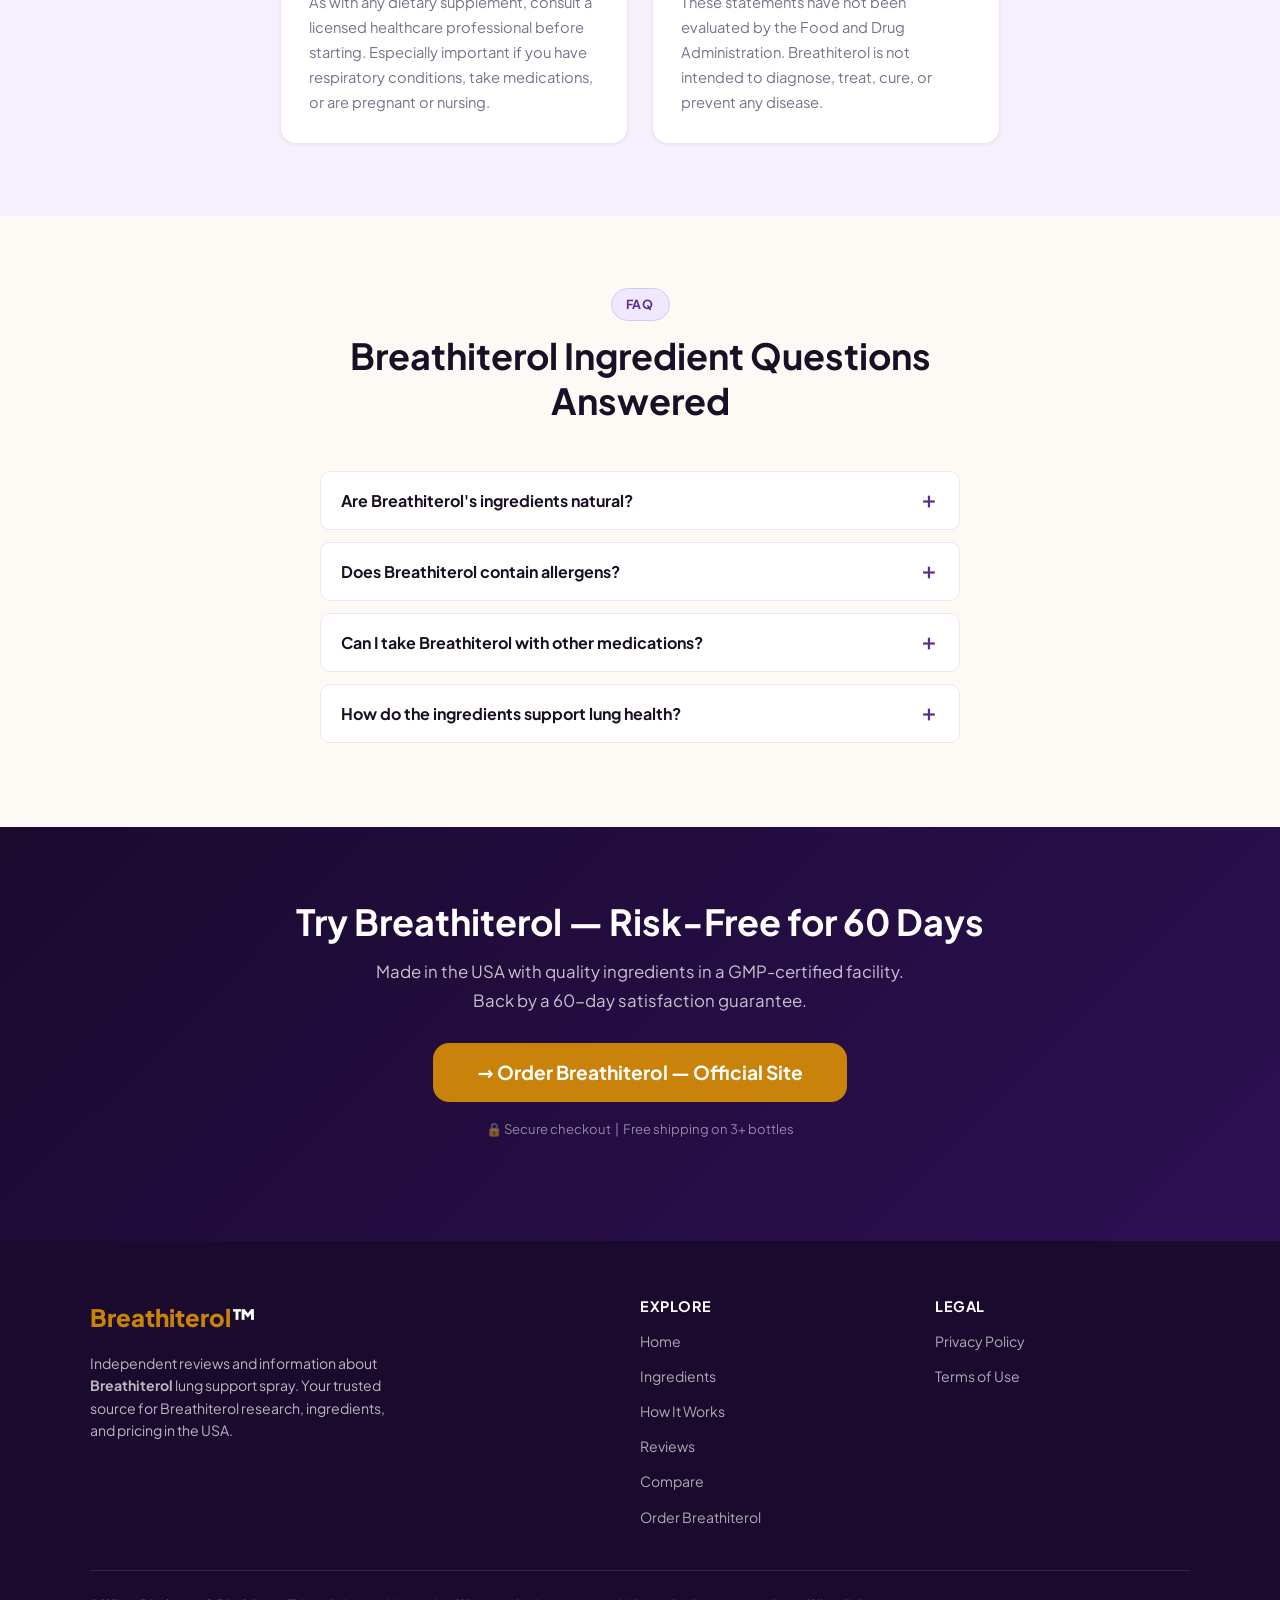
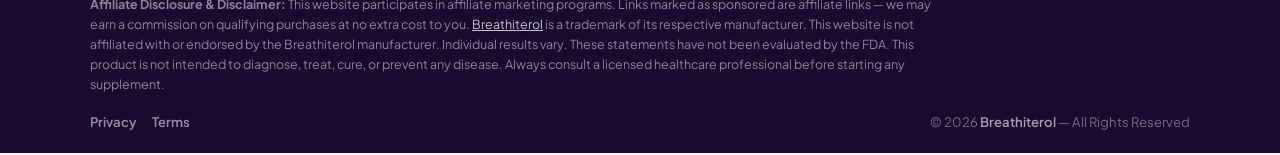
<file: ingredients.html>
<!DOCTYPE html>
<html lang="en-US">
<head>
<meta charset="UTF-8">
<meta name="viewport" content="width=device-width, initial-scale=1.0">
<title>Breathiterol Ingredients — Inside the Lung Support Spray</title>
<meta name="description" content="Discover what's inside Breathiterol lung support spray. We break down ingredients, the liquid formula, and what research says about respiratory health.">
<meta name="robots" content="index, follow">
<meta name="keywords" content="breathiterol ingredients, breathiterol formula, breathiterol what is in it, breathiterol liquid spray ingredients, lung support supplement ingredients">
<link rel="dns-prefetch" href="//mwebdatawatch.com">
<link rel="canonical" href="https://breathiterolusa.vercel.app/ingredients">
<meta name="geo.region" content="US">
<meta name="geo.placename" content="United States">
<meta name="ICBM" content="37.09024, -95.712891">
<meta property="og:type" content="website">
<meta property="og:url" content="https://breathiterolusa.vercel.app/ingredients">
<meta property="og:title" content="Breathiterol Ingredients — Inside the Lung Support Spray">
<meta property="og:description" content="Discover what's inside Breathiterol lung support spray. We break down ingredients, the liquid formula, and what research says about respiratory health.">
<meta property="og:locale" content="en_US">
<meta property="og:image" content="https://breathiterolusa.vercel.app/images/breathiterol-3-bottle.webp">
<meta property="og:site_name" content="Breathiterol">
<meta name="twitter:card" content="summary_large_image">
<meta name="twitter:title" content="Breathiterol Ingredients — Inside the Lung Support Spray">
<meta name="twitter:description" content="Discover what's inside Breathiterol lung support spray. We break down ingredients, the liquid formula, and what research says about respiratory health.">
<meta name="twitter:image" content="https://breathiterolusa.vercel.app/images/breathiterol-3-bottle.webp">
<link rel="icon" type="image/png" href="images/favicon.png">
<link rel="manifest" href="manifest.json">
<link rel="preload" href="fonts/plus-jakarta-sans-latin-400-normal.woff2" as="font" type="font/woff2" crossorigin>
<link rel="preload" href="fonts/plus-jakarta-sans-latin-700-normal.woff2" as="font" type="font/woff2" crossorigin>
<style id="critical-css">
:root{--purple:#5b2d8e;--purple-dark:#3d1a6b;--purple-mid:#7c3fb5;--purple-light:#f0e8ff;--purple-bg:#1a0a2e;--gold:#c9830a;--gold-hover:#a36508;--gold-light:#fef3c7;--cream:#fdfaf5;--charcoal:#1a1025;--text-body:#3d2e52;--text-muted:#7b6f8e;--white:#ffffff;--bg-sage:#f5f0fc;--border:#d8c8f0;--border-soft:#ede5f8;--shadow-sm:0 1px 3px rgba(91,45,142,0.08);--shadow-md:0 4px 16px rgba(91,45,142,0.14);--shadow-lg:0 8px 32px rgba(91,45,142,0.18);--radius:10px;--radius-lg:16px;--radius-xl:24px;--transition:0.22s ease}
*,*::before,*::after{box-sizing:border-box;margin:0;padding:0}
html{scroll-behavior:smooth;font-size:16px}
body{font-family:'Plus Jakarta Sans','Inter',system-ui,sans-serif;background:var(--cream);color:var(--text-body);line-height:1.7;-webkit-font-smoothing:antialiased}
img{max-width:100%;height:auto;display:block}
a{color:var(--purple);text-decoration:none;transition:color var(--transition)}
ul{list-style:none}
h1,h2,h3,h4,h5,h6{font-weight:700;line-height:1.25;color:var(--charcoal)}
h1{font-size:clamp(2rem,5vw,3rem)}
h2{font-size:clamp(1.5rem,3.5vw,2.25rem)}
h3{font-size:clamp(1.2rem,2.5vw,1.5rem)}
h4{font-size:1.125rem}
p{margin-bottom:1rem}p:last-child{margin-bottom:0}
.container{width:100%;max-width:1140px;margin:0 auto;padding:0 20px}
.btn{display:inline-flex;align-items:center;gap:8px;padding:14px 28px;border-radius:var(--radius);font-weight:700;font-size:1rem;cursor:pointer;border:none;transition:all var(--transition);text-decoration:none;line-height:1}
.btn-primary{background:var(--gold);color:var(--white)}
.btn-lg{padding:18px 36px;font-size:1.125rem;border-radius:var(--radius-lg)}
.btn-xl{padding:20px 44px;font-size:1.2rem;border-radius:var(--radius-lg)}
.site-header{position:sticky;top:0;z-index:100;background:var(--purple-bg);box-shadow:0 2px 16px rgba(0,0,0,0.3)}
.header-inner{display:flex;align-items:center;justify-content:space-between;padding:0 20px;max-width:1140px;margin:0 auto;height:68px}
.site-logo a{font-size:1.6rem;font-weight:800;color:var(--white);letter-spacing:-0.5px;text-decoration:none}
.site-logo a span{color:var(--gold)}
.site-nav{display:flex;align-items:center;gap:6px}
.site-nav a{color:rgba(255,255,255,0.82);font-weight:500;font-size:0.925rem;padding:7px 13px;border-radius:6px;text-decoration:none}
.site-nav a.nav-cta{background:var(--gold);color:var(--white)!important;padding:8px 18px;border-radius:var(--radius);font-weight:700}
.nav-toggle{display:none;flex-direction:column;gap:5px;cursor:pointer;padding:4px;background:none;border:none}
.nav-toggle span{display:block;width:24px;height:2px;background:var(--white);border-radius:2px}
@media(max-width:768px){.nav-toggle{display:flex}.site-nav{display:none;position:absolute;top:68px;left:0;right:0;background:var(--purple-bg);flex-direction:column;padding:16px 20px;gap:4px;border-top:1px solid rgba(255,255,255,0.1)}.site-nav.open{display:flex}.site-nav a{width:100%;padding:10px 14px}}
</style>
<link rel="stylesheet" href="css/style.css" media="print" onload="this.media='all'">
<noscript><link rel="stylesheet" href="css/style.css"></noscript>
<script type="application/ld+json">
{"@context":"https://schema.org","@type":"WebPage","@id":"https://breathiterolusa.vercel.app/ingredients#webpage","url":"https://breathiterolusa.vercel.app/ingredients","name":"Breathiterol Ingredients — What's Inside the Lung Support Spray?","description":"A detailed look at what Breathiterol contains, how the liquid spray formula works, and what research says about its key ingredient categories.","isPartOf":{"@id":"https://breathiterolusa.vercel.app/#website"},"inLanguage":"en-US","datePublished":"2026-11-03","dateModified":"2026-11-03","breadcrumb":{"@type":"BreadcrumbList","itemListElement":[{"@type":"ListItem","position":1,"name":"Home","item":"https://breathiterolusa.vercel.app/"},{"@type":"ListItem","position":2,"name":"Ingredients"}]}}
</script>
</head>
<body>
<header class="site-header">
  <div class="header-inner">
    <div class="site-logo"><a href="/"><span>Breathiterol</span>™</a></div>
    <button class="nav-toggle" aria-label="Toggle navigation" aria-expanded="false"><span></span><span></span><span></span></button>
    <nav class="site-nav" aria-label="Main navigation">
      <a href="/">Home</a>
      <a href="ingredients" aria-current="page">Ingredients</a>
      <a href="how-it-works">How It Works</a>
      <a href="reviews">Reviews</a>
      <a href="compare">Compare</a>
      <a href="order" class="nav-cta">Order Now</a>
    </nav>
  </div>
</header>
<nav class="breadcrumb" aria-label="Breadcrumb"><div class="container"><ol itemscope itemtype="https://schema.org/BreadcrumbList"><li itemprop="itemListElement" itemscope itemtype="https://schema.org/ListItem"><a itemprop="item" href="/"><span itemprop="name">Home</span></a><meta itemprop="position" content="1"></li><li itemprop="itemListElement" itemscope itemtype="https://schema.org/ListItem"><span itemprop="name" aria-current="page">Ingredients</span><meta itemprop="position" content="2"></li></ol></div></nav>

<div class="page-hero">
  <div class="container">
    <span class="section-tag">Ingredients</span>
    <h1>Breathiterol Ingredients — What&rsquo;s Inside the Lung Support Spray?</h1>
    <p>A detailed look at the Breathiterol formula — what it contains, why the liquid spray delivery matters, and what science says about the key ingredient categories used in respiratory supplements.</p>
  </div>
</div>

<section class="section">
  <div class="container">
    <div class="section-header">
      <span class="section-tag">Formula Overview</span>
      <h2>Breathiterol: A Liquid Dietary Supplement for Respiratory Support</h2>
      <p>Breathiterol is a 60ml / 2 fl oz liquid dietary supplement taken orally. Unlike traditional capsule-based supplements, Breathiterol uses a liquid spray delivery format to support efficient absorption of its active compounds.</p>
    </div>
    <div class="ingredient-detail-card">
      <div class="ingredient-detail-header">
        <div class="ingredient-detail-name">Liquid Spray Delivery System</div>
        <div class="ingredient-detail-badge">Delivery Format</div>
      </div>
      <p>The foundation of the Breathiterol formula is its liquid delivery format. Research published in journals such as the <a href="https://www.ncbi.nlm.nih.gov/pmc/articles/PMC5478746/" rel="noopener" target="_blank">National Institutes of Health's PubMed Central</a> has examined how liquid formulations may offer absorption advantages over solid-dose forms for certain compounds. The oral liquid format bypasses some of the dissolution steps required of capsules and tablets, potentially allowing active ingredients to become bioavailable faster.</p>
      <p>This delivery mechanism is central to how Breathiterol positions itself — not just the ingredients themselves, but how those ingredients are delivered to the body.</p>
    </div>
    <div class="ingredient-detail-card">
      <div class="ingredient-detail-header">
        <div class="ingredient-detail-name">Respiratory Support Botanical Complex</div>
        <div class="ingredient-detail-badge">Core Formula</div>
      </div>
      <p>Breathiterol's core formula targets the respiratory system. Botanical compounds with a history of use in respiratory wellness include herbs such as:</p>
      <ul class="ingredient-list">
        <li><strong>Mullein Leaf</strong> — Mullein (<em>Verbascum thapsus</em>) has been used in traditional herbal medicine as an expectorant to support airway comfort. The <a href="https://www.ncbi.nlm.nih.gov/pmc/articles/PMC4440716/" rel="noopener" target="_blank">NIH's National Center for Complementary and Integrative Health</a> notes botanical expectorants are widely used for respiratory support.</li>
        <li><strong>Eucalyptus Extract</strong> — Eucalyptol, derived from eucalyptus leaves, has been studied for its potential to support airway clearance and respiratory comfort. Research indicates eucalyptol may support healthy mucus clearance in the respiratory tract.</li>
        <li><strong>Peppermint Extract</strong> — Menthol, found in peppermint, is widely recognized for its cooling, airway-opening sensation and is commonly included in respiratory wellness formulas for comfort support.</li>
        <li><strong>Ivy Leaf Extract</strong> — Ivy leaf (<em>Hedera helix</em>) is included in traditional respiratory preparations and has been studied in European herbal medicine contexts for airway support.</li>
      </ul>
      <p class="ingredient-note">&#x26A0;&#xFE0F; Note: These ingredient categories represent common respiratory supplement ingredients based on the formula's stated benefits. Always check the current product label for the exact ingredient list. Contact the manufacturer for the complete supplement facts panel.</p>
    </div>
    <div class="ingredient-detail-card">
      <div class="ingredient-detail-header">
        <div class="ingredient-detail-name">Immune Support Nutrient Blend</div>
        <div class="ingredient-detail-badge">Wellness Formula</div>
      </div>
      <p>Breathiterol also targets immune health alongside respiratory support. Common immune-supporting nutrients found in respiratory wellness supplements include:</p>
      <ul class="ingredient-list">
        <li><strong>Vitamin C (Ascorbic Acid)</strong> — The <a href="https://ods.od.nih.gov/factsheets/VitaminC-Consumer/" rel="noopener" target="_blank">NIH Office of Dietary Supplements</a> notes that vitamin C contributes to immune defense by supporting various cellular functions. It is one of the most well-researched immune-supporting nutrients available.</li>
        <li><strong>Zinc</strong> — Zinc plays a role in normal immune system function. The <a href="https://ods.od.nih.gov/factsheets/Zinc-Consumer/" rel="noopener" target="_blank">NIH Office of Dietary Supplements</a> confirms zinc is essential for immune cell development and function.</li>
        <li><strong>Elderberry Extract</strong> — Black elderberry (<em>Sambucus nigra</em>) is widely studied in immune health research. A 2016 study published in <em>Nutrients</em> examined elderberry's potential role in supporting immune health.</li>
      </ul>
      <p class="ingredient-note">&#x26A0;&#xFE0F; These ingredients represent plausible immune-support components based on product category standards. Individual ingredients vary by product formulation batch and region. Verify with the manufacturer's official supplement facts panel.</p>
    </div>
    <div class="ingredient-detail-card">
      <div class="ingredient-detail-header">
        <div class="ingredient-detail-name">Antioxidant & Protective Compounds</div>
        <div class="ingredient-detail-badge">Protective Formula</div>
      </div>
      <p>Respiratory tissue is exposed to oxidative stress from environmental pollutants, seasonal challenges, and normal metabolic processes. Antioxidant compounds in a lung support formula may help protect respiratory tissue. Common antioxidants in this category include:</p>
      <ul class="ingredient-list">
        <li><strong>N-Acetyl Cysteine (NAC)</strong> — NAC is a precursor to glutathione, the body's primary antioxidant. Research suggests NAC may support mucociliary clearance and respiratory health. It has been studied extensively in the context of lung health support.</li>
        <li><strong>Quercetin</strong> — A natural flavonoid with antioxidant properties, quercetin has been studied for its potential role in supporting respiratory and immune wellness.</li>
        <li><strong>Vitamin E</strong> — Vitamin E is a fat-soluble antioxidant. The <a href="https://ods.od.nih.gov/factsheets/VitaminE-Consumer/" rel="noopener" target="_blank">NIH Office of Dietary Supplements</a> notes it plays roles in immune function and acts as an antioxidant to protect cells from damage.</li>
      </ul>
    </div>
  </div>
</section>

<section class="section section-alt">
  <div class="container" style="max-width:760px;">
    <div class="section-header">
      <span class="section-tag">Safety & Quality</span>
      <h2>Breathiterol Quality Standards</h2>
    </div>
    <div class="grid-2">
      <div class="card">
        <h3>&#x1F1FA;&#x1F1F8; Made in the USA</h3>
        <p>Breathiterol is manufactured in the United States using globally sourced, high-quality ingredients.</p>
      </div>
      <div class="card">
        <h3>&#x2705; GMP Certified Facility</h3>
        <p>Produced in a facility following Good Manufacturing Practices (GMP) guidelines for dietary supplement quality and safety.</p>
      </div>
      <div class="card">
        <h3>&#x1F9EA; Third-Party Considerations</h3>
        <p>As with any dietary supplement, consult a licensed healthcare professional before starting. Especially important if you have respiratory conditions, take medications, or are pregnant or nursing.</p>
      </div>
      <div class="card">
        <h3>&#x26A0;&#xFE0F; FDA Disclaimer</h3>
        <p>These statements have not been evaluated by the Food and Drug Administration. Breathiterol is not intended to diagnose, treat, cure, or prevent any disease.</p>
      </div>
    </div>
  </div>
</section>

<section class="section">
  <div class="container" style="max-width:680px;">
    <div class="section-header">
      <span class="section-tag">FAQ</span>
      <h2>Breathiterol Ingredient Questions Answered</h2>
    </div>
    <div class="faq-item">
      <button class="faq-question" aria-expanded="false">Are Breathiterol's ingredients natural?</button>
      <div class="faq-answer">Breathiterol is formulated as a natural dietary supplement using plant-based botanical extracts, vitamins, and minerals. It is not a pharmaceutical drug and does not contain controlled substances. Check the manufacturer's label for the complete, current ingredient list.</div>
    </div>
    <div class="faq-item">
      <button class="faq-question" aria-expanded="false">Does Breathiterol contain allergens?</button>
      <div class="faq-answer">Allergen information varies by product formulation. Always check the current product label and contact the manufacturer directly if you have known allergies, especially to plant-based ingredients, before using Breathiterol.</div>
    </div>
    <div class="faq-item">
      <button class="faq-question" aria-expanded="false">Can I take Breathiterol with other medications?</button>
      <div class="faq-answer">Always consult a licensed healthcare provider before combining any dietary supplement with prescription or over-the-counter medications. Some botanical compounds may interact with certain medicines, particularly blood thinners, immunosuppressants, or other supplements.</div>
    </div>
    <div class="faq-item">
      <button class="faq-question" aria-expanded="false">How do the ingredients support lung health?</button>
      <div class="faq-answer">Breathiterol's ingredients are formulated to support respiratory wellness through multiple pathways: botanical compounds for airway comfort support, antioxidants for protective cellular health, and immune-supporting nutrients for overall respiratory immunity. These work together as a dietary supplement to support — not treat — lung function.</div>
    </div>
  </div>
</section>

<div class="cta-banner">
  <div class="container">
    <h2>Try Breathiterol — Risk-Free for 60 Days</h2>
    <p>Made in the USA with quality ingredients in a GMP-certified facility. Back by a 60-day satisfaction guarantee.</p>
    <a href="https://mwebdatawatch.com/14010/34/2/?&subid=breathiterolusa" rel="noopener sponsored" target="_blank" class="btn btn-primary btn-xl">&#x2192; Order Breathiterol — Official Site</a>
    <p style="margin-top:16px;font-size:0.82rem;color:rgba(255,255,255,0.5);">&#x1F512; Secure checkout &nbsp;|&nbsp; Free shipping on 3+ bottles</p>
  </div>
</div>

<footer class="site-footer">
  <div class="container">
    <div class="footer-grid">
      <div class="footer-brand">
        <div class="footer-logo"><span>Breathiterol</span>™</div>
        <p>Independent reviews and information about <strong>Breathiterol</strong> lung support spray. Your trusted source for Breathiterol research, ingredients, and pricing in the USA.</p>
      </div>
      <div class="footer-col">
        <h4>Explore</h4>
        <ul>
          <li><a href="/">Home</a></li>
          <li><a href="ingredients">Ingredients</a></li>
          <li><a href="how-it-works">How It Works</a></li>
          <li><a href="reviews">Reviews</a></li>
          <li><a href="compare">Compare</a></li>
          <li><a href="order">Order Breathiterol</a></li>
        </ul>
      </div>
      <div class="footer-col">
        <h4>Legal</h4>
        <ul>
          <li><a href="privacy">Privacy Policy</a></li>
          <li><a href="terms">Terms of Use</a></li>
        </ul>
      </div>
    </div>
    <div class="footer-bottom">
            <div class="footer-disclaimer">
        <strong>Affiliate Disclosure &amp; Disclaimer:</strong> This website participates in affiliate marketing programs. Links marked as sponsored are affiliate links — we may earn a commission on qualifying purchases at no extra cost to you. <a href="https://mwebdatawatch.com/13572/1158/2/?&amp;subid=Breathiterol" rel="noopener sponsored" target="_blank" style="color:rgba(255,255,255,0.75);text-decoration:underline;">Breathiterol</a> is a trademark of its respective manufacturer. This website is not affiliated with or endorsed by the Breathiterol manufacturer. Individual results vary. These statements have not been evaluated by the FDA. This product is not intended to diagnose, treat, cure, or prevent any disease. Always consult a licensed healthcare professional before starting any supplement.
      </div>
      <div class="footer-links">
        <a href="privacy">Privacy</a>
        <a href="terms">Terms</a>
        <span>&copy; 2026 <a href="/" style="color:rgba(255,255,255,0.6);">Breathiterol</a> &mdash; All Rights Reserved</span>
      </div>
    </div>
  </div>
</footer>
<button id="scrollTop" aria-label="Back to top">&#8593;</button>
<script src="js/main.js" defer></script>
</body>
</html>
</file>
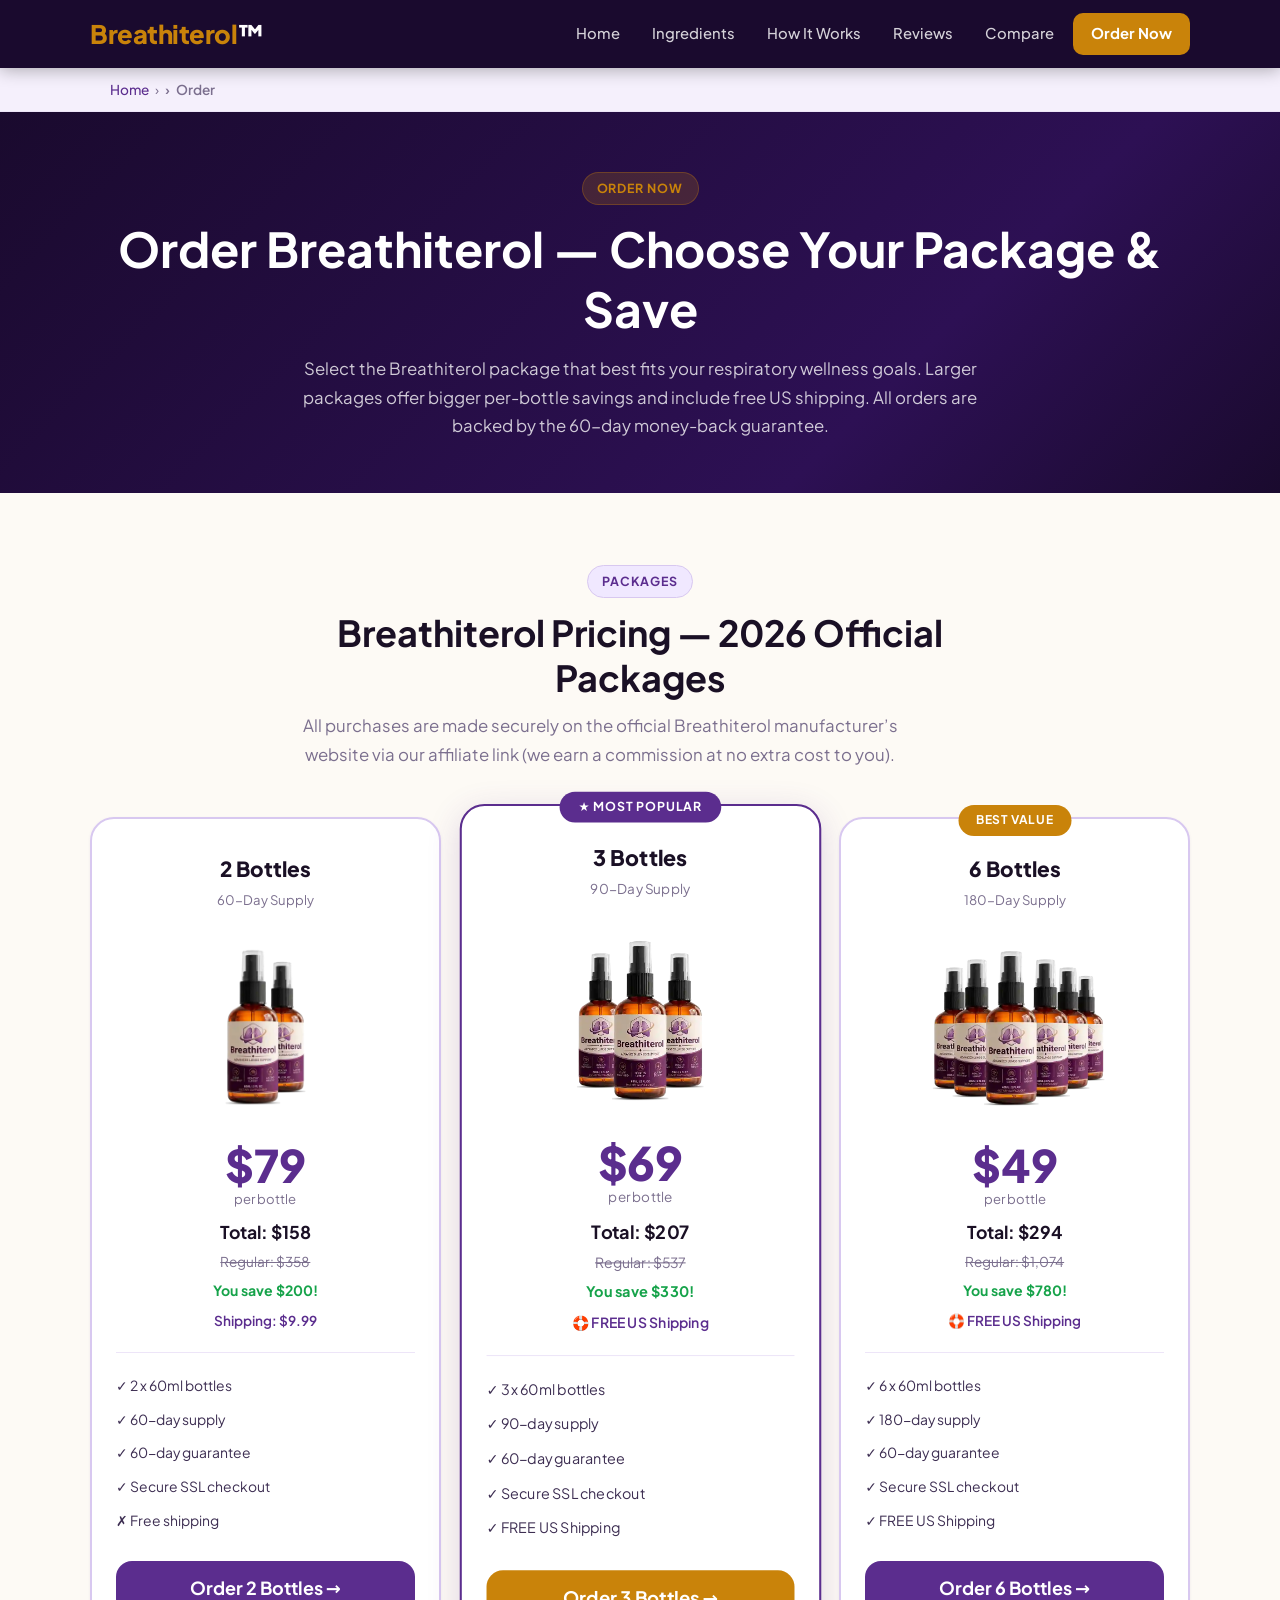
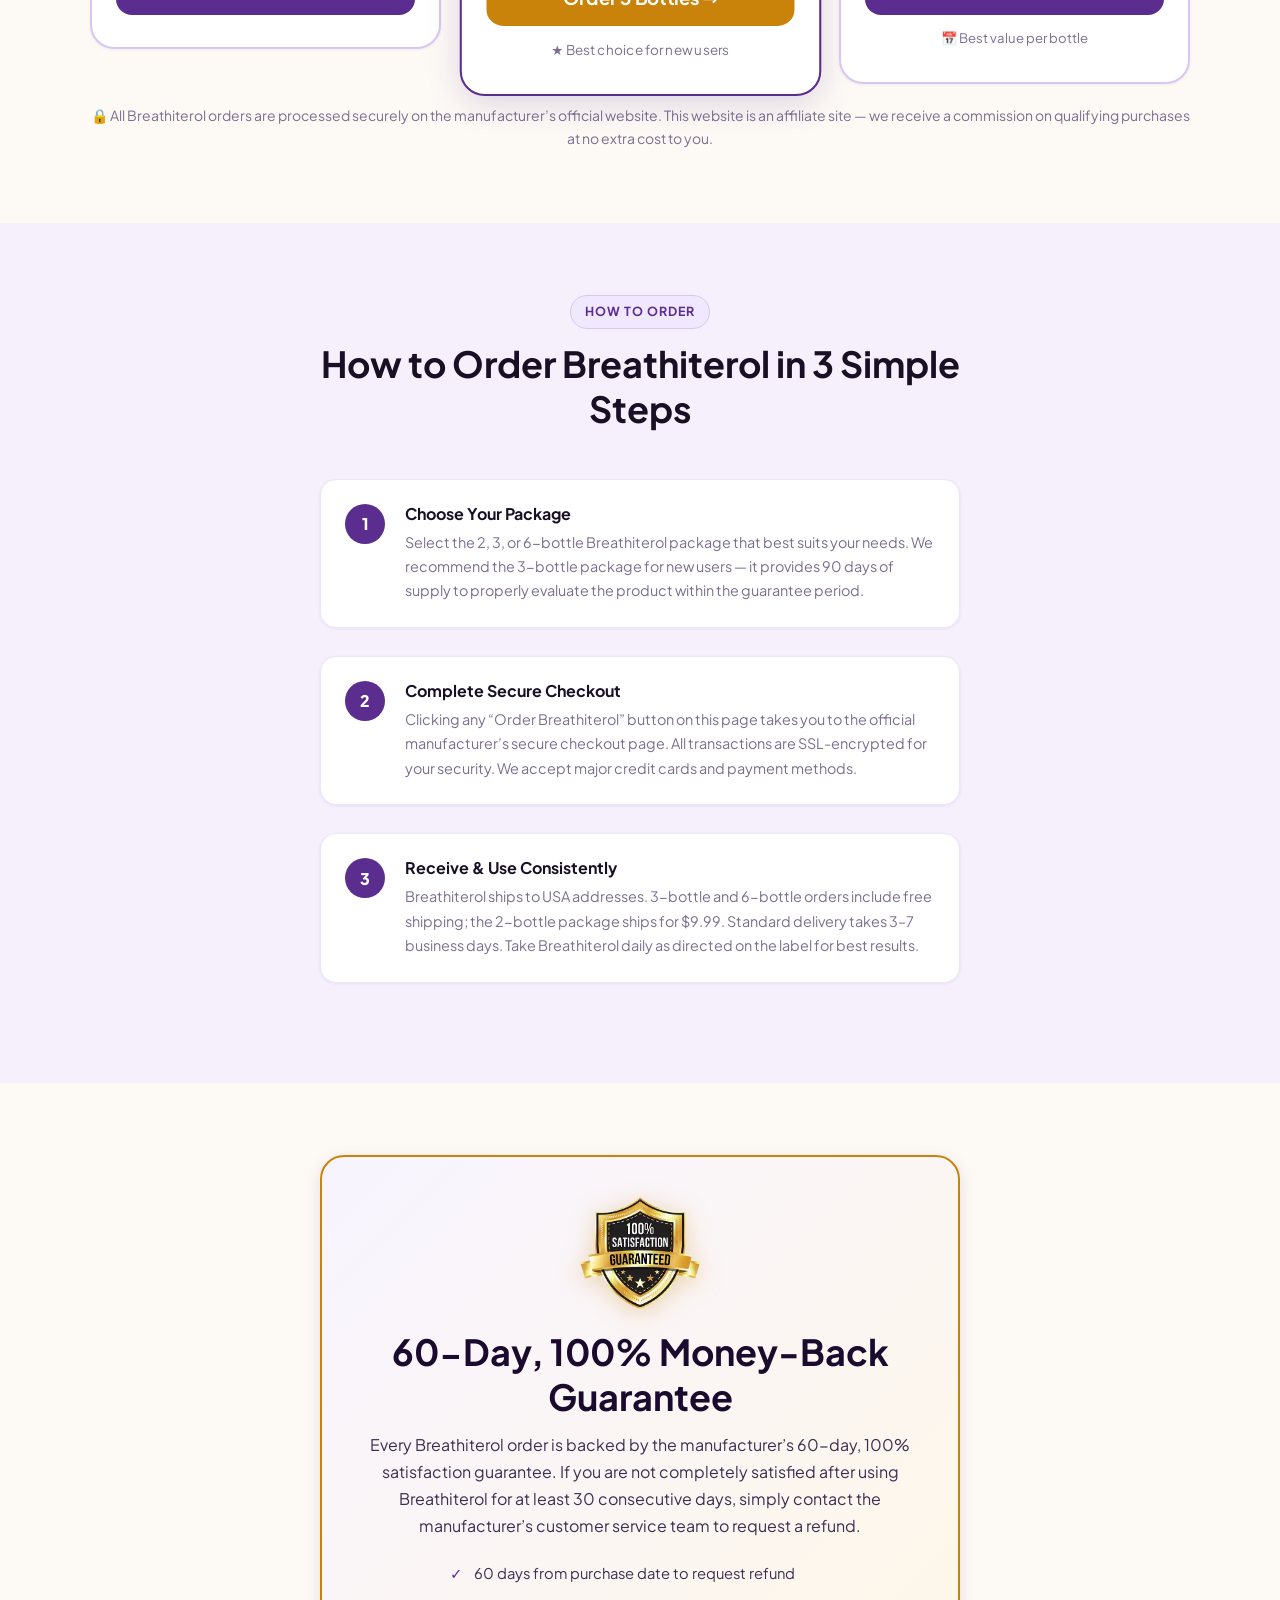
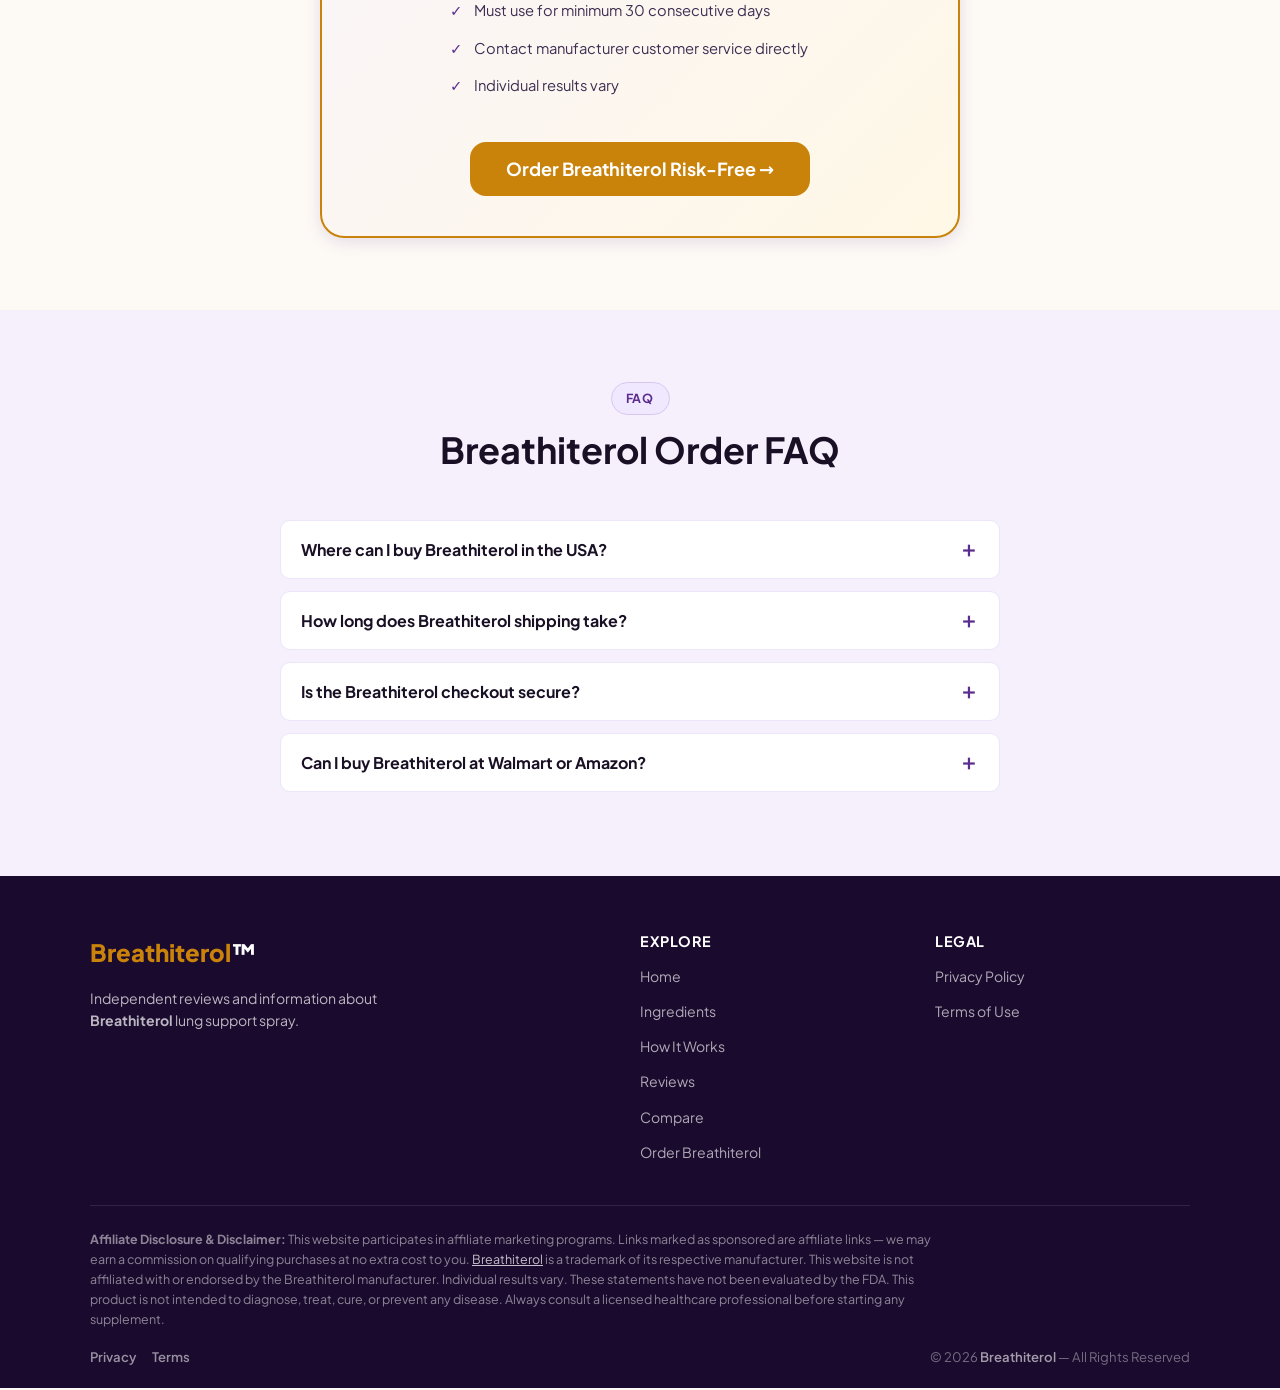
<file: order.html>
<!DOCTYPE html>
<html lang="en-US">
<head>
<meta charset="UTF-8"><meta name="viewport" content="width=device-width, initial-scale=1.0">
<title>Order Breathiterol — Pricing & Packages USA 2026</title>
<meta name="description" content="Order Breathiterol: 2, 3, or 6-bottle packages. Free US shipping on 3+ bottles. 60-day money-back guarantee. Secure checkout. USA delivery.">
<meta name="robots" content="index, follow">
<meta name="keywords" content="order breathiterol, buy breathiterol usa, breathiterol price, breathiterol packages, breathiterol where to buy, breathiterol cost">
<link rel="dns-prefetch" href="//mwebdatawatch.com">
<link rel="canonical" href="https://breathiterolusa.vercel.app/order">
<meta name="geo.region" content="US">
<meta name="geo.placename" content="United States">
<meta name="ICBM" content="37.09024, -95.712891">
<meta property="og:type" content="website"><meta property="og:url" content="https://breathiterolusa.vercel.app/order">
<meta property="og:title" content="Order Breathiterol — Pricing & Packages USA 2026"><meta property="og:description" content="Order Breathiterol: 2, 3, or 6-bottle packages. Free US shipping on 3+ bottles. 60-day money-back guarantee. Secure checkout. USA delivery.">
<meta property="og:locale" content="en_US"><meta property="og:image" content="https://breathiterolusa.vercel.app/images/breathiterol-3-bottle.webp">
<meta property="og:site_name" content="Breathiterol">
<meta name="twitter:card" content="summary_large_image"><meta name="twitter:title" content="Order Breathiterol — Pricing & Packages USA 2026"><meta name="twitter:description" content="Order Breathiterol: 2, 3, or 6-bottle packages. Free US shipping on 3+ bottles. 60-day money-back guarantee. Secure checkout. USA delivery.">
<link rel="icon" type="image/png" href="images/favicon.png"><link rel="manifest" href="manifest.json">
<link rel="preload" href="fonts/plus-jakarta-sans-latin-400-normal.woff2" as="font" type="font/woff2" crossorigin>
<link rel="preload" href="fonts/plus-jakarta-sans-latin-700-normal.woff2" as="font" type="font/woff2" crossorigin>
<style id="critical-css">
:root{--purple:#5b2d8e;--purple-dark:#3d1a6b;--purple-mid:#7c3fb5;--purple-light:#f0e8ff;--purple-bg:#1a0a2e;--gold:#c9830a;--gold-hover:#a36508;--gold-light:#fef3c7;--cream:#fdfaf5;--charcoal:#1a1025;--text-body:#3d2e52;--text-muted:#7b6f8e;--white:#ffffff;--bg-sage:#f5f0fc;--border:#d8c8f0;--shadow-sm:0 1px 3px rgba(91,45,142,0.08);--shadow-md:0 4px 16px rgba(91,45,142,0.14);--radius:10px;--radius-lg:16px;--transition:0.22s ease}
*,*::before,*::after{box-sizing:border-box;margin:0;padding:0}html{scroll-behavior:smooth;font-size:16px}
body{font-family:'Plus Jakarta Sans','Inter',system-ui,sans-serif;background:var(--cream);color:var(--text-body);line-height:1.7;-webkit-font-smoothing:antialiased}
img{max-width:100%;height:auto;display:block}a{color:var(--purple);text-decoration:none;transition:color var(--transition)}ul{list-style:none}
h1,h2,h3,h4{font-weight:700;line-height:1.25;color:var(--charcoal)}h1{font-size:clamp(2rem,5vw,3rem)}h2{font-size:clamp(1.5rem,3.5vw,2.25rem)}h3{font-size:clamp(1.2rem,2.5vw,1.5rem)}h4{font-size:1.125rem}
p{margin-bottom:1rem}p:last-child{margin-bottom:0}
.container{width:100%;max-width:1140px;margin:0 auto;padding:0 20px}
.btn{display:inline-flex;align-items:center;gap:8px;padding:14px 28px;border-radius:var(--radius);font-weight:700;font-size:1rem;cursor:pointer;border:none;transition:all var(--transition);text-decoration:none;line-height:1}
.btn-primary{background:var(--gold);color:var(--white)}.btn-lg{padding:18px 36px;font-size:1.125rem;border-radius:var(--radius-lg)}.btn-xl{padding:20px 44px;font-size:1.2rem;border-radius:var(--radius-lg)}
.site-header{position:sticky;top:0;z-index:100;background:var(--purple-bg);box-shadow:0 2px 16px rgba(0,0,0,0.3)}
.header-inner{display:flex;align-items:center;justify-content:space-between;padding:0 20px;max-width:1140px;margin:0 auto;height:68px}
.site-logo a{font-size:1.6rem;font-weight:800;color:var(--white);letter-spacing:-0.5px;text-decoration:none}.site-logo a span{color:var(--gold)}
.site-nav{display:flex;align-items:center;gap:6px}.site-nav a{color:rgba(255,255,255,0.82);font-weight:500;font-size:0.925rem;padding:7px 13px;border-radius:6px;text-decoration:none}.site-nav a.nav-cta{background:var(--gold);color:var(--white)!important;padding:8px 18px;border-radius:var(--radius);font-weight:700}
.nav-toggle{display:none;flex-direction:column;gap:5px;cursor:pointer;padding:4px;background:none;border:none}.nav-toggle span{display:block;width:24px;height:2px;background:var(--white);border-radius:2px}
@media(max-width:768px){.nav-toggle{display:flex}.site-nav{display:none;position:absolute;top:68px;left:0;right:0;background:var(--purple-bg);flex-direction:column;padding:16px 20px;gap:4px;border-top:1px solid rgba(255,255,255,0.1)}.site-nav.open{display:flex}.site-nav a{width:100%;padding:10px 14px}}
</style>
<link rel="stylesheet" href="css/style.css" media="print" onload="this.media='all'">
<noscript><link rel="stylesheet" href="css/style.css"></noscript>
<script type="application/ld+json">
{
  "@context": "https://schema.org",
  "@graph": [
    {
      "@type": "WebSite",
      "@id": "https://breathiterolusa.vercel.app/#website",
      "url": "https://breathiterolusa.vercel.app/",
      "name": "Breathiterol",
      "inLanguage": "en-US"
    },
    {
      "@type": "WebPage",
      "@id": "https://breathiterolusa.vercel.app/order#webpage",
      "url": "https://breathiterolusa.vercel.app/order",
      "name": "Order Breathiterol — Pricing & Packages USA 2026",
      "description": "Order Breathiterol lung support spray. Choose from 2, 3, or 6-bottle packages. Free US shipping on 3+ bottles, 60-day money-back guarantee.",
      "isPartOf": {
        "@id": "https://breathiterolusa.vercel.app/#website"
      },
      "inLanguage": "en-US",
      "datePublished": "2026-11-03",
      "dateModified": "2026-11-03"
    },
    {
      "@type": "Product",
      "@id": "https://breathiterolusa.vercel.app/#product",
      "name": "Breathiterol Advanced Lungs Support",
      "description": "Breathiterol is a liquid dietary supplement formulated to support clear breathing, healthy lung function, and overall respiratory wellness.",
      "image": [
        "https://breathiterolusa.vercel.app/images/breathiterol-3-bottle.webp"
      ],
      "brand": {
        "@type": "Brand",
        "name": "Breathiterol"
      },
      "sku": "BTRL-001",
      "aggregateRating": {
        "@type": "AggregateRating",
        "ratingValue": "4.8",
        "bestRating": "5",
        "worstRating": "1",
        "ratingCount": "2394"
      },
      "review": [
        {
          "@type": "Review",
          "reviewRating": {
            "@type": "Rating",
            "ratingValue": "5",
            "bestRating": "5"
          },
          "author": {
            "@type": "Person",
            "name": "Margaret T."
          },
          "reviewBody": "I have been using Breathiterol for 6 weeks and my breathing feels noticeably clearer. Very happy with this product."
        },
        {
          "@type": "Review",
          "reviewRating": {
            "@type": "Rating",
            "ratingValue": "5",
            "bestRating": "5"
          },
          "author": {
            "@type": "Person",
            "name": "David K."
          },
          "reviewBody": "Great product. Easy to use liquid spray format. I ordered the 6-bottle pack and the free shipping was fast."
        }
      ],
      "offers": [
        {
          "@type": "Offer",
          "name": "2 Bottles (60-Day Supply)",
          "price": "158.00",
          "priceCurrency": "USD",
          "availability": "https://schema.org/InStock",
          "url": "https://mwebdatawatch.com/14010/34/2/?&subid=breathiterolusa",
          "seller": {
            "@type": "Organization",
            "name": "Breathiterol"
          },
          "shippingDetails": {
            "@type": "OfferShippingDetails",
            "shippingRate": {
              "@type": "MonetaryAmount",
              "value": "9.99",
              "currency": "USD"
            },
            "handlingTime": {
              "@type": "QuantitativeValue",
              "minValue": 1,
              "maxValue": 2,
              "unitCode": "DAY"
            },
            "transitTime": {
              "@type": "QuantitativeValue",
              "minValue": 3,
              "maxValue": 7,
              "unitCode": "DAY"
            },
            "deliveryTime": {
              "@type": "ShippingDeliveryTime",
              "handlingTime": {
                "@type": "QuantitativeValue",
                "minValue": 1,
                "maxValue": 2,
                "unitCode": "DAY"
              },
              "transitTime": {
                "@type": "QuantitativeValue",
                "minValue": 3,
                "maxValue": 7,
                "unitCode": "DAY"
              },
              "businessDays": {
                "@type": "QuantitativeValue",
                "minValue": 3,
                "maxValue": 7
              }
            },
            "shippingDestination": {
              "@type": "DefinedRegion",
              "addressCountry": "US"
            }
          },
          "hasMerchantReturnPolicy": {
            "@type": "MerchantReturnPolicy",
            "applicableCountry": "US",
            "returnPolicyCategory": "https://schema.org/MerchantReturnFiniteReturnWindow",
            "merchantReturnDays": 60,
            "returnMethod": "https://schema.org/ReturnByMail",
            "returnFees": "https://schema.org/FreeReturn"
          }
        },
        {
          "@type": "Offer",
          "name": "3 Bottles (90-Day Supply)",
          "price": "207.00",
          "priceCurrency": "USD",
          "availability": "https://schema.org/InStock",
          "url": "https://mwebdatawatch.com/14010/34/2/?&subid=breathiterolusa",
          "seller": {
            "@type": "Organization",
            "name": "Breathiterol"
          },
          "shippingDetails": {
            "@type": "OfferShippingDetails",
            "shippingRate": {
              "@type": "MonetaryAmount",
              "value": "0",
              "currency": "USD"
            },
            "handlingTime": {
              "@type": "QuantitativeValue",
              "minValue": 1,
              "maxValue": 2,
              "unitCode": "DAY"
            },
            "transitTime": {
              "@type": "QuantitativeValue",
              "minValue": 3,
              "maxValue": 7,
              "unitCode": "DAY"
            },
            "deliveryTime": {
              "@type": "ShippingDeliveryTime",
              "handlingTime": {
                "@type": "QuantitativeValue",
                "minValue": 1,
                "maxValue": 2,
                "unitCode": "DAY"
              },
              "transitTime": {
                "@type": "QuantitativeValue",
                "minValue": 3,
                "maxValue": 7,
                "unitCode": "DAY"
              },
              "businessDays": {
                "@type": "QuantitativeValue",
                "minValue": 3,
                "maxValue": 7
              }
            },
            "shippingDestination": {
              "@type": "DefinedRegion",
              "addressCountry": "US"
            }
          },
          "hasMerchantReturnPolicy": {
            "@type": "MerchantReturnPolicy",
            "applicableCountry": "US",
            "returnPolicyCategory": "https://schema.org/MerchantReturnFiniteReturnWindow",
            "merchantReturnDays": 60,
            "returnMethod": "https://schema.org/ReturnByMail",
            "returnFees": "https://schema.org/FreeReturn"
          }
        },
        {
          "@type": "Offer",
          "name": "6 Bottles (180-Day Supply)",
          "price": "294.00",
          "priceCurrency": "USD",
          "availability": "https://schema.org/InStock",
          "url": "https://mwebdatawatch.com/14010/34/2/?&subid=breathiterolusa",
          "seller": {
            "@type": "Organization",
            "name": "Breathiterol"
          },
          "shippingDetails": {
            "@type": "OfferShippingDetails",
            "shippingRate": {
              "@type": "MonetaryAmount",
              "value": "0",
              "currency": "USD"
            },
            "handlingTime": {
              "@type": "QuantitativeValue",
              "minValue": 1,
              "maxValue": 2,
              "unitCode": "DAY"
            },
            "transitTime": {
              "@type": "QuantitativeValue",
              "minValue": 3,
              "maxValue": 7,
              "unitCode": "DAY"
            },
            "deliveryTime": {
              "@type": "ShippingDeliveryTime",
              "handlingTime": {
                "@type": "QuantitativeValue",
                "minValue": 1,
                "maxValue": 2,
                "unitCode": "DAY"
              },
              "transitTime": {
                "@type": "QuantitativeValue",
                "minValue": 3,
                "maxValue": 7,
                "unitCode": "DAY"
              },
              "businessDays": {
                "@type": "QuantitativeValue",
                "minValue": 3,
                "maxValue": 7
              }
            },
            "shippingDestination": {
              "@type": "DefinedRegion",
              "addressCountry": "US"
            }
          },
          "hasMerchantReturnPolicy": {
            "@type": "MerchantReturnPolicy",
            "applicableCountry": "US",
            "returnPolicyCategory": "https://schema.org/MerchantReturnFiniteReturnWindow",
            "merchantReturnDays": 60,
            "returnMethod": "https://schema.org/ReturnByMail",
            "returnFees": "https://schema.org/FreeReturn"
          }
        }
      ]
    }
  ]
}
</script>
</head>
<body>
<header class="site-header">
  <div class="header-inner">
    <div class="site-logo"><a href="/"><span>Breathiterol</span>™</a></div>
    <button class="nav-toggle" aria-label="Toggle navigation" aria-expanded="false"><span></span><span></span><span></span></button>
    <nav class="site-nav" aria-label="Main navigation"><a href="/">Home</a>
      <a href="ingredients">Ingredients</a>
      <a href="how-it-works">How It Works</a>
      <a href="reviews">Reviews</a>
      <a href="compare">Compare</a>
      <a href="order" class="nav-cta">Order Now</a></nav>
  </div>
</header>
<nav class="breadcrumb" aria-label="Breadcrumb"><div class="container"><ol itemscope itemtype="https://schema.org/BreadcrumbList"><li itemprop="itemListElement" itemscope itemtype="https://schema.org/ListItem"><a itemprop="item" href="/"><span itemprop="name">Home</span></a><meta itemprop="position" content="1"></li><li itemprop="itemListElement" itemscope itemtype="https://schema.org/ListItem"><span itemprop="name" aria-current="page">Order</span><meta itemprop="position" content="2"></li></ol></div></nav>

<div class="page-hero">
  <div class="container">
    <span class="section-tag">Order Now</span>
    <h1>Order Breathiterol &mdash; Choose Your Package &amp; Save</h1>
    <p>Select the Breathiterol package that best fits your respiratory wellness goals. Larger packages offer bigger per-bottle savings and include free US shipping. All orders are backed by the 60-day money-back guarantee.</p>
  </div>
</div>

<section class="section">
  <div class="container">
    <div class="section-header">
      <span class="section-tag">Packages</span>
      <h2>Breathiterol Pricing — 2026 Official Packages</h2>
      <p>All purchases are made securely on the official Breathiterol manufacturer&rsquo;s website via our affiliate link (we earn a commission at no extra cost to you).</p>
    </div>
    <div class="pricing-grid">
      <div class="pricing-card">
        <div class="pricing-bottles">2 Bottles</div>
        <div class="pricing-supply">60-Day Supply</div>
        <img src="images/breathiterol-2-bottle.webp" alt="Breathiterol 2-bottle package" width="200" height="200" loading="lazy" style="margin:16px auto;">
        <div class="pricing-price">$79</div>
        <div class="pricing-per">per bottle</div>
        <div class="pricing-total">Total: <strong>$158</strong></div>
        <div class="pricing-original">Regular: $358</div>
        <div class="pricing-savings">You save $200!</div>
        <div class="pricing-ship">Shipping: $9.99</div>
        <ul class="pricing-features">
          <li>&#x2713; 2 x 60ml bottles</li>
          <li>&#x2713; 60-day supply</li>
          <li>&#x2713; 60-day guarantee</li>
          <li>&#x2713; Secure SSL checkout</li>
          <li>&#x2717; Free shipping</li>
        </ul>
        <a href="https://mwebdatawatch.com/14010/34/2/?&subid=breathiterolusa" rel="noopener sponsored" target="_blank" class="btn btn-purple btn-lg" style="width:100%;justify-content:center;">Order 2 Bottles &rarr;</a>
      </div>
      <div class="pricing-card featured">
        <div class="pricing-badge">&#x2605; MOST POPULAR</div>
        <div class="pricing-bottles">3 Bottles</div>
        <div class="pricing-supply">90-Day Supply</div>
        <img src="images/breathiterol-3-bottle.webp" alt="Breathiterol 3-bottle package — most popular" width="200" height="200" loading="lazy" style="margin:16px auto;">
        <div class="pricing-price">$69</div>
        <div class="pricing-per">per bottle</div>
        <div class="pricing-total">Total: <strong>$207</strong></div>
        <div class="pricing-original">Regular: $537</div>
        <div class="pricing-savings">You save $330!</div>
        <div class="pricing-ship">&#x1F6DF; FREE US Shipping</div>
        <ul class="pricing-features">
          <li>&#x2713; 3 x 60ml bottles</li>
          <li>&#x2713; 90-day supply</li>
          <li>&#x2713; 60-day guarantee</li>
          <li>&#x2713; Secure SSL checkout</li>
          <li>&#x2713; FREE US Shipping</li>
        </ul>
        <a href="https://mwebdatawatch.com/14010/34/2/?&subid=breathiterolusa" rel="noopener sponsored" target="_blank" class="btn btn-primary btn-lg" style="width:100%;justify-content:center;">Order 3 Bottles &rarr;</a>
        <p style="text-align:center;font-size:0.82rem;margin-top:12px;color:var(--text-muted);">&#x2605; Best choice for new users</p>
      </div>
      <div class="pricing-card">
        <div class="pricing-badge" style="background:var(--gold);">BEST VALUE</div>
        <div class="pricing-bottles">6 Bottles</div>
        <div class="pricing-supply">180-Day Supply</div>
        <img src="images/breathiterol-6-bottle.webp" alt="Breathiterol 6-bottle package — best value" width="200" height="200" loading="lazy" style="margin:16px auto;">
        <div class="pricing-price">$49</div>
        <div class="pricing-per">per bottle</div>
        <div class="pricing-total">Total: <strong>$294</strong></div>
        <div class="pricing-original">Regular: $1,074</div>
        <div class="pricing-savings">You save $780!</div>
        <div class="pricing-ship">&#x1F6DF; FREE US Shipping</div>
        <ul class="pricing-features">
          <li>&#x2713; 6 x 60ml bottles</li>
          <li>&#x2713; 180-day supply</li>
          <li>&#x2713; 60-day guarantee</li>
          <li>&#x2713; Secure SSL checkout</li>
          <li>&#x2713; FREE US Shipping</li>
        </ul>
        <a href="https://mwebdatawatch.com/14010/34/2/?&subid=breathiterolusa" rel="noopener sponsored" target="_blank" class="btn btn-purple btn-lg" style="width:100%;justify-content:center;">Order 6 Bottles &rarr;</a>
        <p style="text-align:center;font-size:0.82rem;margin-top:12px;color:var(--text-muted);">&#x1F4C5; Best value per bottle</p>
      </div>
    </div>
    <p class="text-center" style="margin-top:20px;font-size:0.875rem;color:var(--text-muted);">&#x1F512; All Breathiterol orders are processed securely on the manufacturer&rsquo;s official website. This website is an affiliate site — we receive a commission on qualifying purchases at no extra cost to you.</p>
  </div>
</section>

<section class="section section-alt">
  <div class="container" style="max-width:680px;">
    <div class="section-header">
      <span class="section-tag">How to Order</span>
      <h2>How to Order Breathiterol in 3 Simple Steps</h2>
    </div>
    <div class="use-step">
      <div class="use-step-num">1</div>
      <div><h3>Choose Your Package</h3><p>Select the 2, 3, or 6-bottle Breathiterol package that best suits your needs. We recommend the 3-bottle package for new users — it provides 90 days of supply to properly evaluate the product within the guarantee period.</p></div>
    </div>
    <div class="use-step">
      <div class="use-step-num">2</div>
      <div><h3>Complete Secure Checkout</h3><p>Clicking any &ldquo;Order Breathiterol&rdquo; button on this page takes you to the official manufacturer&rsquo;s secure checkout page. All transactions are SSL-encrypted for your security. We accept major credit cards and payment methods.</p></div>
    </div>
    <div class="use-step">
      <div class="use-step-num">3</div>
      <div><h3>Receive &amp; Use Consistently</h3><p>Breathiterol ships to USA addresses. 3-bottle and 6-bottle orders include free shipping; the 2-bottle package ships for $9.99. Standard delivery takes 3–7 business days. Take Breathiterol daily as directed on the label for best results.</p></div>
    </div>
  </div>
</section>

<section class="section">
  <div class="container" style="max-width:680px;">
    <div class="guarantee-box">
      <img src="images/breathiterol-guarantee-badge.webp" alt="Breathiterol 60-Day Money-Back Guarantee" width="120" height="120" loading="lazy">
      <h2>60-Day, 100% Money-Back Guarantee</h2>
      <p style="margin-top:12px;">Every Breathiterol order is backed by the manufacturer&rsquo;s 60-day, 100% satisfaction guarantee. If you are not completely satisfied after using Breathiterol for at least 30 consecutive days, simply contact the manufacturer&rsquo;s customer service team to request a refund.</p>
      <ul class="check-list" style="margin-top:16px;text-align:left;max-width:380px;margin-left:auto;margin-right:auto;">
        <li>60 days from purchase date to request refund</li>
        <li>Must use for minimum 30 consecutive days</li>
        <li>Contact manufacturer customer service directly</li>
        <li>Individual results vary</li>
      </ul>
      <a href="https://mwebdatawatch.com/14010/34/2/?&subid=breathiterolusa" rel="noopener sponsored" target="_blank" class="btn btn-primary btn-lg" style="margin-top:24px;">Order Breathiterol Risk-Free &rarr;</a>
    </div>
  </div>
</section>

<section class="section section-alt">
  <div class="container" style="max-width:760px;">
    <div class="section-header">
      <span class="section-tag">FAQ</span>
      <h2>Breathiterol Order FAQ</h2>
    </div>
    <div class="faq-item">
      <button class="faq-question" aria-expanded="false">Where can I buy Breathiterol in the USA?</button>
      <div class="faq-answer">Breathiterol is available exclusively through the manufacturer&rsquo;s official website. It is not sold at retail stores such as Walmart, CVS, Walgreens, or Amazon. Use the order buttons on this page to access the secure official checkout. This website is an affiliate website — when you click our links and purchase, we earn a commission at no extra cost to you.</div>
    </div>
    <div class="faq-item">
      <button class="faq-question" aria-expanded="false">How long does Breathiterol shipping take?</button>
      <div class="faq-answer">Breathiterol ships to US addresses. Standard delivery typically takes 3–7 business days after the order is processed. 3-bottle and 6-bottle packages ship for free. The 2-bottle package ships for $9.99. You will receive tracking information from the manufacturer after shipment.</div>
    </div>
    <div class="faq-item">
      <button class="faq-question" aria-expanded="false">Is the Breathiterol checkout secure?</button>
      <div class="faq-answer">Yes. All Breathiterol purchases are completed on the manufacturer&rsquo;s official secure website using SSL encryption. This website does not process or store any payment information — when you click an order button, you are redirected to the manufacturer&rsquo;s secure checkout page.</div>
    </div>
    <div class="faq-item">
      <button class="faq-question" aria-expanded="false">Can I buy Breathiterol at Walmart or Amazon?</button>
      <div class="faq-answer">No. As of our last check, Breathiterol is sold exclusively through the manufacturer&rsquo;s official website. Be cautious of third-party listings on marketplaces, as authenticity cannot be guaranteed and the manufacturer&rsquo;s guarantee may not apply to products purchased outside the official channel.</div>
    </div>
  </div>
</section>

<footer class="site-footer">
  <div class="container">
    <div class="footer-grid">
      <div class="footer-brand"><div class="footer-logo"><span>Breathiterol</span>™</div><p>Independent reviews and information about <strong>Breathiterol</strong> lung support spray.</p></div>
      <div class="footer-col"><h4>Explore</h4><ul><li><a href="/">Home</a></li><li><a href="ingredients">Ingredients</a></li><li><a href="how-it-works">How It Works</a></li><li><a href="reviews">Reviews</a></li><li><a href="compare">Compare</a></li><li><a href="order">Order Breathiterol</a></li></ul></div>
      <div class="footer-col"><h4>Legal</h4><ul><li><a href="privacy">Privacy Policy</a></li><li><a href="terms">Terms of Use</a></li></ul></div>
    </div>
    <div class="footer-bottom">
            <div class="footer-disclaimer">
        <strong>Affiliate Disclosure &amp; Disclaimer:</strong> This website participates in affiliate marketing programs. Links marked as sponsored are affiliate links — we may earn a commission on qualifying purchases at no extra cost to you. <a href="https://mwebdatawatch.com/13572/1158/2/?&amp;subid=Breathiterol" rel="noopener sponsored" target="_blank" style="color:rgba(255,255,255,0.75);text-decoration:underline;">Breathiterol</a> is a trademark of its respective manufacturer. This website is not affiliated with or endorsed by the Breathiterol manufacturer. Individual results vary. These statements have not been evaluated by the FDA. This product is not intended to diagnose, treat, cure, or prevent any disease. Always consult a licensed healthcare professional before starting any supplement.
      </div>
      <div class="footer-links"><a href="privacy">Privacy</a><a href="terms">Terms</a><span>&copy; 2026 <a href="/" style="color:rgba(255,255,255,0.6);">Breathiterol</a> &mdash; All Rights Reserved</span></div>
    </div>
  </div>
</footer>
<button id="scrollTop" aria-label="Back to top">&#8593;</button>
<script src="js/main.js" defer></script>
</body></html>
</file>
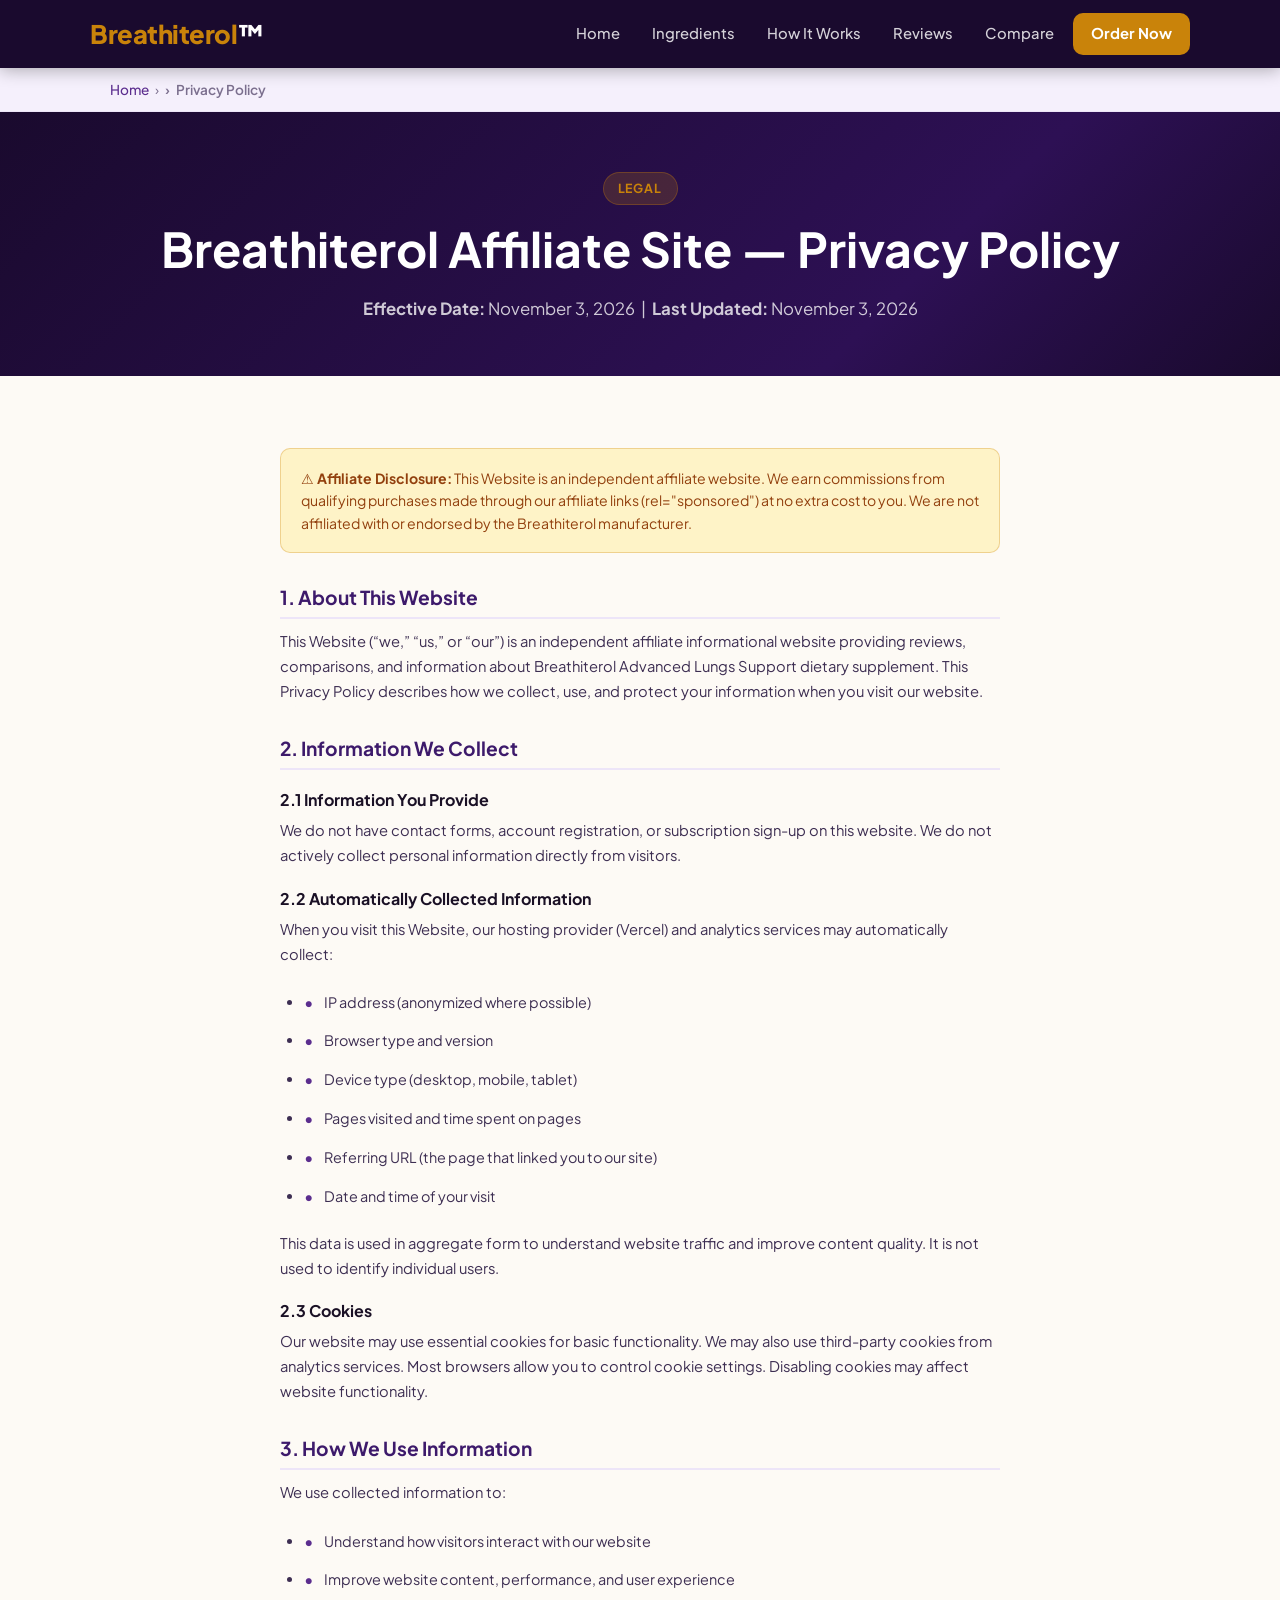
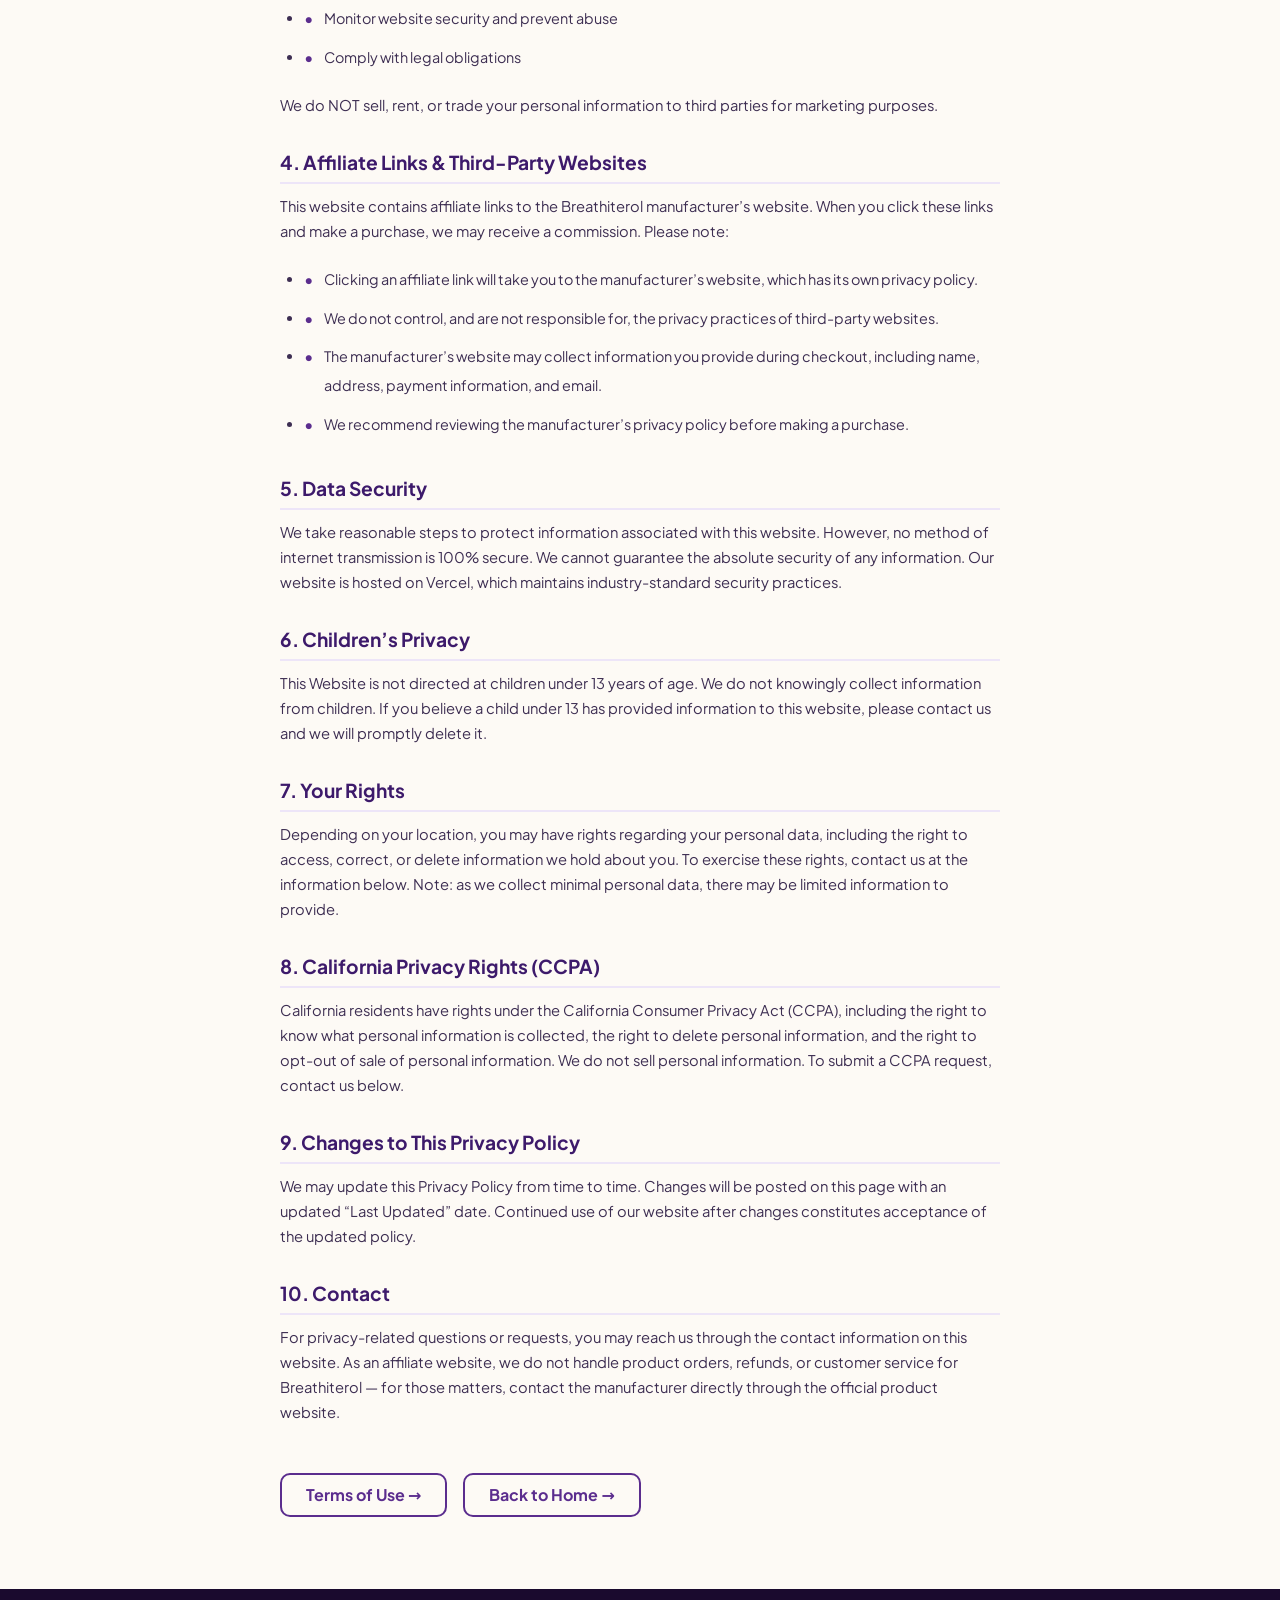
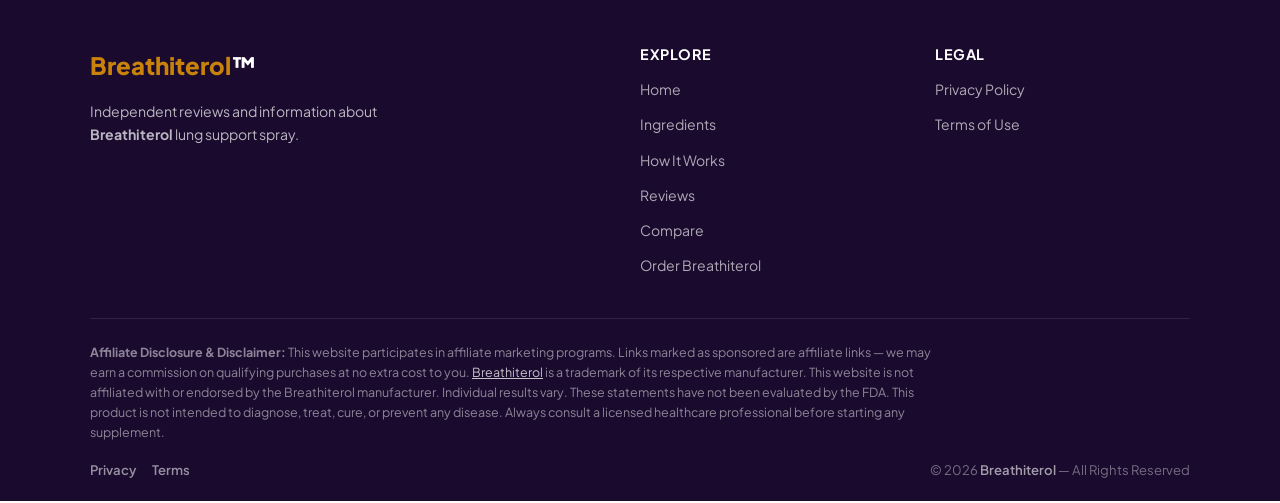
<file: privacy.html>
<!DOCTYPE html>
<html lang="en-US">
<head>
<meta charset="UTF-8"><meta name="viewport" content="width=device-width, initial-scale=1.0">
<title>Privacy Policy — Breathiterol Affiliate Site</title>
<meta name="description" content="Privacy Policy for our Breathiterol affiliate site — how we collect, use, and protect your information. Independent review and affiliate website.">
<meta name="robots" content="noindex, follow">
<meta name="keywords" content="breathiterolusa privacy policy">
<link rel="dns-prefetch" href="//mwebdatawatch.com">
<link rel="canonical" href="https://breathiterolusa.vercel.app/privacy">
<meta name="geo.region" content="US">
<meta name="geo.placename" content="United States">
<meta name="ICBM" content="37.09024, -95.712891">
<meta property="og:type" content="website"><meta property="og:url" content="https://breathiterolusa.vercel.app/privacy">
<meta property="og:title" content="Privacy Policy — Breathiterol Affiliate Site"><meta property="og:description" content="Privacy Policy for our Breathiterol affiliate site — how we collect, use, and protect your information. Independent review and affiliate website.">
<meta property="og:locale" content="en_US"><meta property="og:image" content="https://breathiterolusa.vercel.app/images/breathiterol-3-bottle.webp">
<meta property="og:site_name" content="Breathiterol">
<meta name="twitter:card" content="summary_large_image"><meta name="twitter:title" content="Privacy Policy — Breathiterol Affiliate Site"><meta name="twitter:description" content="Privacy Policy for our Breathiterol affiliate site — how we collect, use, and protect your information. Independent review and affiliate website.">
<link rel="icon" type="image/png" href="images/favicon.png"><link rel="manifest" href="manifest.json">
<link rel="preload" href="fonts/plus-jakarta-sans-latin-400-normal.woff2" as="font" type="font/woff2" crossorigin>
<link rel="preload" href="fonts/plus-jakarta-sans-latin-700-normal.woff2" as="font" type="font/woff2" crossorigin>
<style id="critical-css">
:root{--purple:#5b2d8e;--purple-dark:#3d1a6b;--purple-mid:#7c3fb5;--purple-light:#f0e8ff;--purple-bg:#1a0a2e;--gold:#c9830a;--gold-hover:#a36508;--gold-light:#fef3c7;--cream:#fdfaf5;--charcoal:#1a1025;--text-body:#3d2e52;--text-muted:#7b6f8e;--white:#ffffff;--bg-sage:#f5f0fc;--border:#d8c8f0;--shadow-sm:0 1px 3px rgba(91,45,142,0.08);--shadow-md:0 4px 16px rgba(91,45,142,0.14);--radius:10px;--radius-lg:16px;--transition:0.22s ease}
*,*::before,*::after{box-sizing:border-box;margin:0;padding:0}html{scroll-behavior:smooth;font-size:16px}
body{font-family:'Plus Jakarta Sans','Inter',system-ui,sans-serif;background:var(--cream);color:var(--text-body);line-height:1.7;-webkit-font-smoothing:antialiased}
img{max-width:100%;height:auto;display:block}a{color:var(--purple);text-decoration:none;transition:color var(--transition)}ul{list-style:none}
h1,h2,h3,h4{font-weight:700;line-height:1.25;color:var(--charcoal)}h1{font-size:clamp(2rem,5vw,3rem)}h2{font-size:clamp(1.5rem,3.5vw,2.25rem)}h3{font-size:clamp(1.2rem,2.5vw,1.5rem)}h4{font-size:1.125rem}
p{margin-bottom:1rem}p:last-child{margin-bottom:0}
.container{width:100%;max-width:1140px;margin:0 auto;padding:0 20px}
.btn{display:inline-flex;align-items:center;gap:8px;padding:14px 28px;border-radius:var(--radius);font-weight:700;font-size:1rem;cursor:pointer;border:none;transition:all var(--transition);text-decoration:none;line-height:1}
.btn-primary{background:var(--gold);color:var(--white)}.btn-lg{padding:18px 36px;font-size:1.125rem;border-radius:var(--radius-lg)}.btn-xl{padding:20px 44px;font-size:1.2rem;border-radius:var(--radius-lg)}
.site-header{position:sticky;top:0;z-index:100;background:var(--purple-bg);box-shadow:0 2px 16px rgba(0,0,0,0.3)}
.header-inner{display:flex;align-items:center;justify-content:space-between;padding:0 20px;max-width:1140px;margin:0 auto;height:68px}
.site-logo a{font-size:1.6rem;font-weight:800;color:var(--white);letter-spacing:-0.5px;text-decoration:none}.site-logo a span{color:var(--gold)}
.site-nav{display:flex;align-items:center;gap:6px}.site-nav a{color:rgba(255,255,255,0.82);font-weight:500;font-size:0.925rem;padding:7px 13px;border-radius:6px;text-decoration:none}.site-nav a.nav-cta{background:var(--gold);color:var(--white)!important;padding:8px 18px;border-radius:var(--radius);font-weight:700}
.nav-toggle{display:none;flex-direction:column;gap:5px;cursor:pointer;padding:4px;background:none;border:none}.nav-toggle span{display:block;width:24px;height:2px;background:var(--white);border-radius:2px}
@media(max-width:768px){.nav-toggle{display:flex}.site-nav{display:none;position:absolute;top:68px;left:0;right:0;background:var(--purple-bg);flex-direction:column;padding:16px 20px;gap:4px;border-top:1px solid rgba(255,255,255,0.1)}.site-nav.open{display:flex}.site-nav a{width:100%;padding:10px 14px}}
</style>
<link rel="stylesheet" href="css/style.css" media="print" onload="this.media='all'">
<noscript><link rel="stylesheet" href="css/style.css"></noscript>
<script type="application/ld+json">
{
  "@context": "https://schema.org",
  "@graph": [
    {
      "@type": "WebSite",
      "@id": "https://breathiterolusa.vercel.app/#website",
      "url": "https://breathiterolusa.vercel.app/",
      "name": "Breathiterol",
      "inLanguage": "en-US"
    },
    {
      "@type": "WebPage",
      "@id": "https://breathiterolusa.vercel.app/privacy#webpage",
      "url": "https://breathiterolusa.vercel.app/privacy",
      "name": "Privacy Policy — Breathiterol Affiliate Site",
      "description": "Privacy Policy for our Breathiterol affiliate site — how we collect, use, and protect your information. Independent review and affiliate website.",
      "isPartOf": {"@id": "https://breathiterolusa.vercel.app/#website"},
      "inLanguage": "en-US",
      "datePublished": "2026-11-03",
      "dateModified": "2026-11-03"
    }
  ]
}
</script>
</head>
<body>
<header class="site-header">
  <div class="header-inner">
    <div class="site-logo"><a href="/"><span>Breathiterol</span>™</a></div>
    <button class="nav-toggle" aria-label="Toggle navigation" aria-expanded="false"><span></span><span></span><span></span></button>
    <nav class="site-nav" aria-label="Main navigation"><a href="/">Home</a>
      <a href="ingredients">Ingredients</a>
      <a href="how-it-works">How It Works</a>
      <a href="reviews">Reviews</a>
      <a href="compare">Compare</a>
      <a href="order" class="nav-cta">Order Now</a></nav>
  </div>
</header>
<nav class="breadcrumb" aria-label="Breadcrumb"><div class="container"><ol itemscope itemtype="https://schema.org/BreadcrumbList"><li itemprop="itemListElement" itemscope itemtype="https://schema.org/ListItem"><a itemprop="item" href="/"><span itemprop="name">Home</span></a><meta itemprop="position" content="1"></li><li itemprop="itemListElement" itemscope itemtype="https://schema.org/ListItem"><span itemprop="name" aria-current="page">Privacy Policy</span><meta itemprop="position" content="2"></li></ol></div></nav>

<div class="page-hero">
  <div class="container">
    <span class="section-tag">Legal</span>
    <h1>Breathiterol Affiliate Site — Privacy Policy</h1>
    <p><strong>Effective Date:</strong> November 3, 2026 &nbsp;|&nbsp; <strong>Last Updated:</strong> November 3, 2026</p>
  </div>
</div>

<section class="section">
  <div class="container legal-content" style="max-width:760px;">
    <div class="legal-notice">
      <strong>&#x26A0;&#xFE0F; Affiliate Disclosure:</strong> This Website is an independent affiliate website. We earn commissions from qualifying purchases made through our affiliate links (rel="sponsored") at no extra cost to you. We are not affiliated with or endorsed by the Breathiterol manufacturer.
    </div>

    <h2>1. About This Website</h2>
    <p>This Website (&ldquo;we,&rdquo; &ldquo;us,&rdquo; or &ldquo;our&rdquo;) is an independent affiliate informational website providing reviews, comparisons, and information about Breathiterol Advanced Lungs Support dietary supplement. This Privacy Policy describes how we collect, use, and protect your information when you visit our website.</p>

    <h2>2. Information We Collect</h2>
    <h3>2.1 Information You Provide</h3>
    <p>We do not have contact forms, account registration, or subscription sign-up on this website. We do not actively collect personal information directly from visitors.</p>
    <h3>2.2 Automatically Collected Information</h3>
    <p>When you visit this Website, our hosting provider (Vercel) and analytics services may automatically collect:</p>
    <ul class="legal-list">
      <li>IP address (anonymized where possible)</li>
      <li>Browser type and version</li>
      <li>Device type (desktop, mobile, tablet)</li>
      <li>Pages visited and time spent on pages</li>
      <li>Referring URL (the page that linked you to our site)</li>
      <li>Date and time of your visit</li>
    </ul>
    <p>This data is used in aggregate form to understand website traffic and improve content quality. It is not used to identify individual users.</p>
    <h3>2.3 Cookies</h3>
    <p>Our website may use essential cookies for basic functionality. We may also use third-party cookies from analytics services. Most browsers allow you to control cookie settings. Disabling cookies may affect website functionality.</p>

    <h2>3. How We Use Information</h2>
    <p>We use collected information to:</p>
    <ul class="legal-list">
      <li>Understand how visitors interact with our website</li>
      <li>Improve website content, performance, and user experience</li>
      <li>Monitor website security and prevent abuse</li>
      <li>Comply with legal obligations</li>
    </ul>
    <p>We do NOT sell, rent, or trade your personal information to third parties for marketing purposes.</p>

    <h2>4. Affiliate Links &amp; Third-Party Websites</h2>
    <p>This website contains affiliate links to the Breathiterol manufacturer&rsquo;s website. When you click these links and make a purchase, we may receive a commission. Please note:</p>
    <ul class="legal-list">
      <li>Clicking an affiliate link will take you to the manufacturer&rsquo;s website, which has its own privacy policy.</li>
      <li>We do not control, and are not responsible for, the privacy practices of third-party websites.</li>
      <li>The manufacturer&rsquo;s website may collect information you provide during checkout, including name, address, payment information, and email.</li>
      <li>We recommend reviewing the manufacturer&rsquo;s privacy policy before making a purchase.</li>
    </ul>

    <h2>5. Data Security</h2>
    <p>We take reasonable steps to protect information associated with this website. However, no method of internet transmission is 100% secure. We cannot guarantee the absolute security of any information. Our website is hosted on Vercel, which maintains industry-standard security practices.</p>

    <h2>6. Children&rsquo;s Privacy</h2>
    <p>This Website is not directed at children under 13 years of age. We do not knowingly collect information from children. If you believe a child under 13 has provided information to this website, please contact us and we will promptly delete it.</p>

    <h2>7. Your Rights</h2>
    <p>Depending on your location, you may have rights regarding your personal data, including the right to access, correct, or delete information we hold about you. To exercise these rights, contact us at the information below. Note: as we collect minimal personal data, there may be limited information to provide.</p>

    <h2>8. California Privacy Rights (CCPA)</h2>
    <p>California residents have rights under the California Consumer Privacy Act (CCPA), including the right to know what personal information is collected, the right to delete personal information, and the right to opt-out of sale of personal information. We do not sell personal information. To submit a CCPA request, contact us below.</p>

    <h2>9. Changes to This Privacy Policy</h2>
    <p>We may update this Privacy Policy from time to time. Changes will be posted on this page with an updated &ldquo;Last Updated&rdquo; date. Continued use of our website after changes constitutes acceptance of the updated policy.</p>

    <h2>10. Contact</h2>
    <p>For privacy-related questions or requests, you may reach us through the contact information on this website. As an affiliate website, we do not handle product orders, refunds, or customer service for Breathiterol — for those matters, contact the manufacturer directly through the official product website.</p>

    <div class="legal-links" style="margin-top:48px;">
      <a href="terms" class="btn btn-outline">Terms of Use &rarr;</a>
      <a href="/" class="btn btn-outline">Back to Home &rarr;</a>
    </div>
  </div>
</section>

<footer class="site-footer">
  <div class="container">
    <div class="footer-grid">
      <div class="footer-brand"><div class="footer-logo"><span>Breathiterol</span>™</div><p>Independent reviews and information about <strong>Breathiterol</strong> lung support spray.</p></div>
      <div class="footer-col"><h4>Explore</h4><ul><li><a href="/">Home</a></li><li><a href="ingredients">Ingredients</a></li><li><a href="how-it-works">How It Works</a></li><li><a href="reviews">Reviews</a></li><li><a href="compare">Compare</a></li><li><a href="order">Order Breathiterol</a></li></ul></div>
      <div class="footer-col"><h4>Legal</h4><ul><li><a href="privacy">Privacy Policy</a></li><li><a href="terms">Terms of Use</a></li></ul></div>
    </div>
    <div class="footer-bottom">
            <div class="footer-disclaimer">
        <strong>Affiliate Disclosure &amp; Disclaimer:</strong> This website participates in affiliate marketing programs. Links marked as sponsored are affiliate links — we may earn a commission on qualifying purchases at no extra cost to you. <a href="https://mwebdatawatch.com/13572/1158/2/?&amp;subid=Breathiterol" rel="noopener sponsored" target="_blank" style="color:rgba(255,255,255,0.75);text-decoration:underline;">Breathiterol</a> is a trademark of its respective manufacturer. This website is not affiliated with or endorsed by the Breathiterol manufacturer. Individual results vary. These statements have not been evaluated by the FDA. This product is not intended to diagnose, treat, cure, or prevent any disease. Always consult a licensed healthcare professional before starting any supplement.
      </div>
      <div class="footer-links"><a href="privacy">Privacy</a><a href="terms">Terms</a><span>&copy; 2026 <a href="/" style="color:rgba(255,255,255,0.6);">Breathiterol</a> &mdash; All Rights Reserved</span></div>
    </div>
  </div>
</footer>
<button id="scrollTop" aria-label="Back to top">&#8593;</button>
<script src="js/main.js" defer></script>
</body></html>
</file>
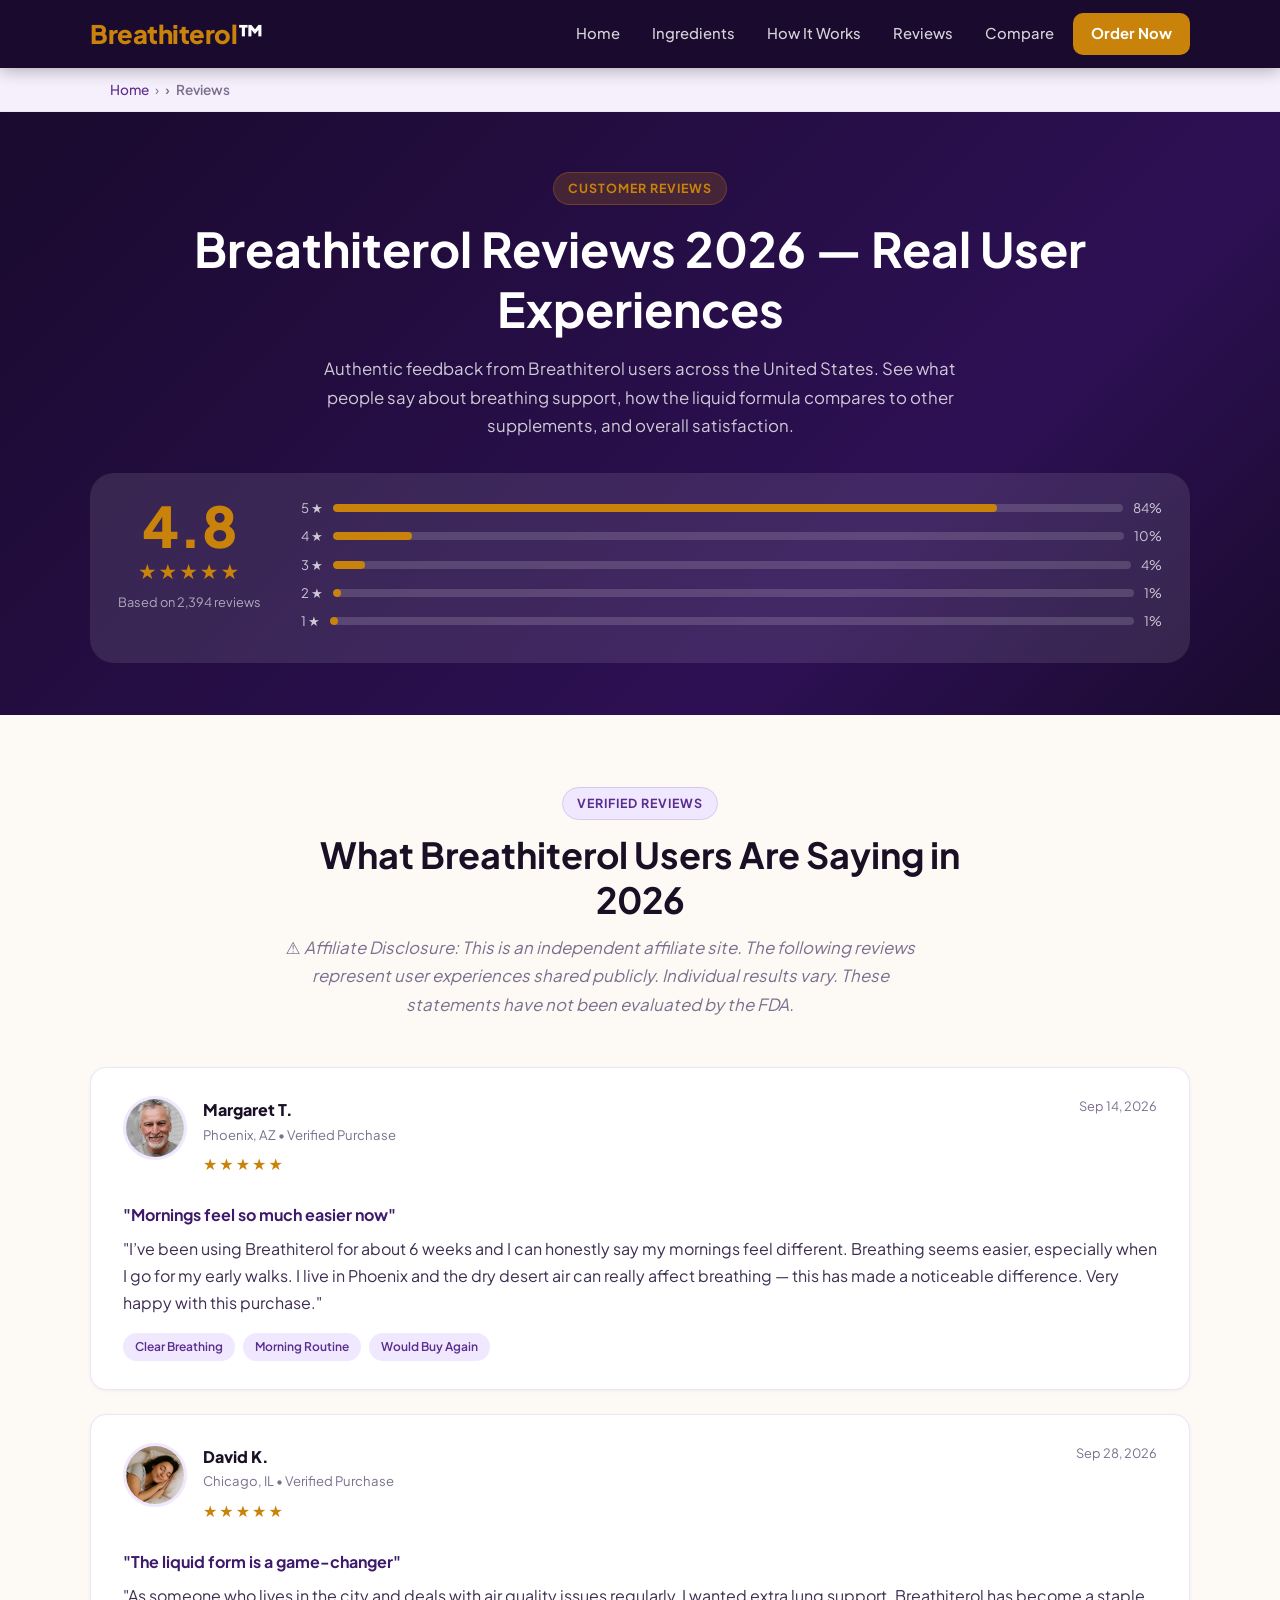
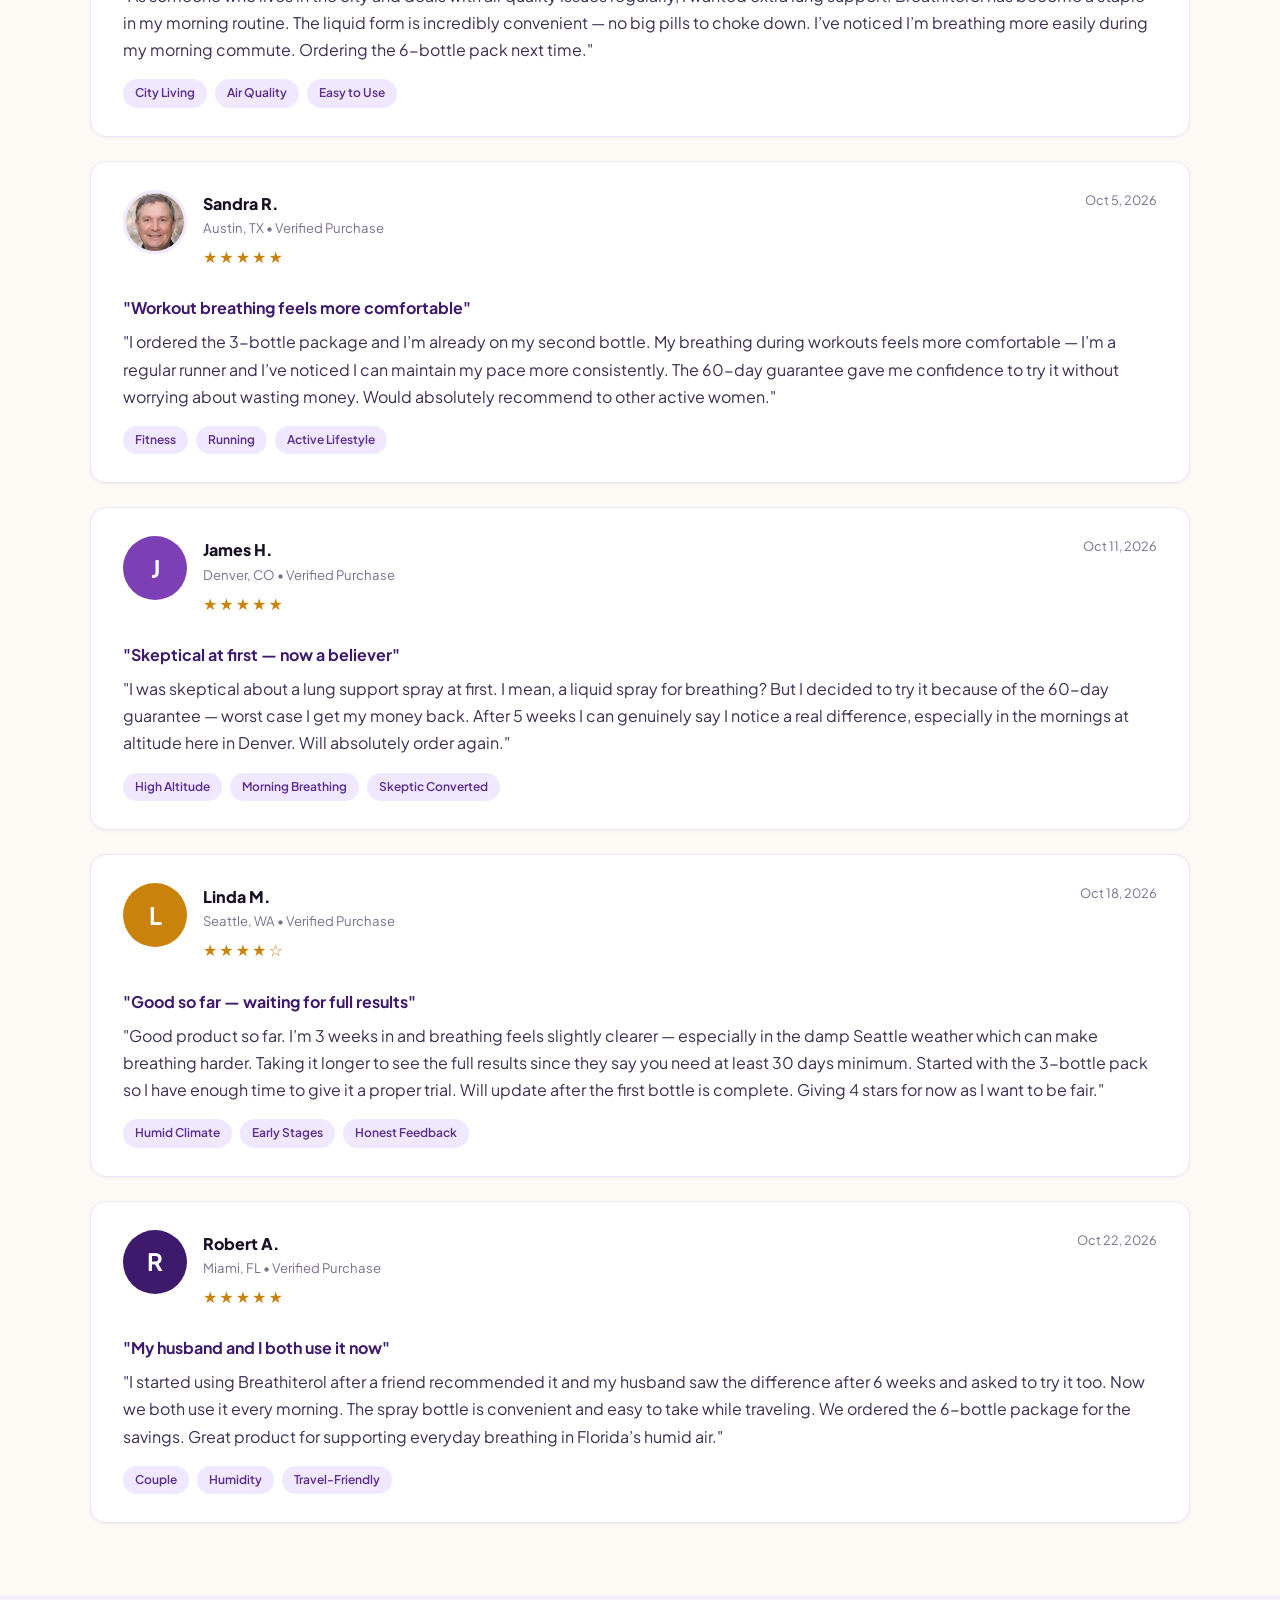
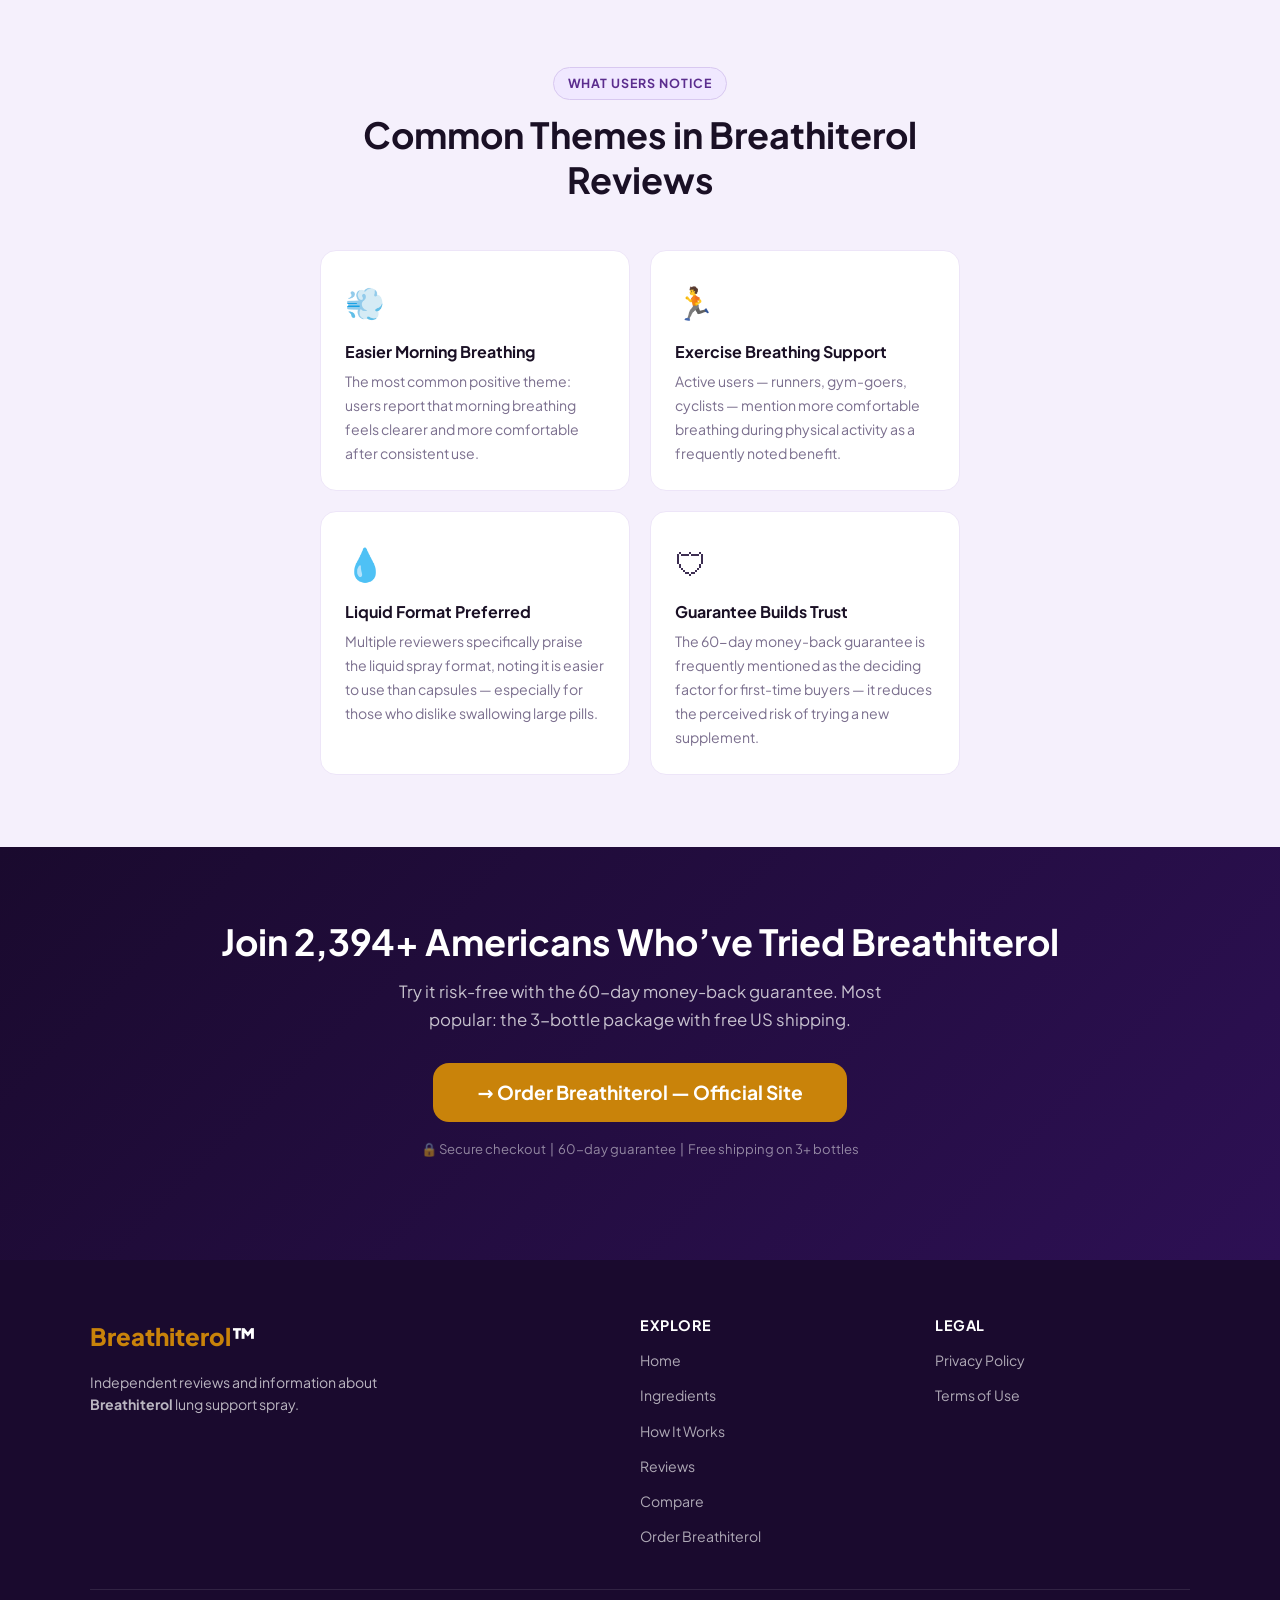
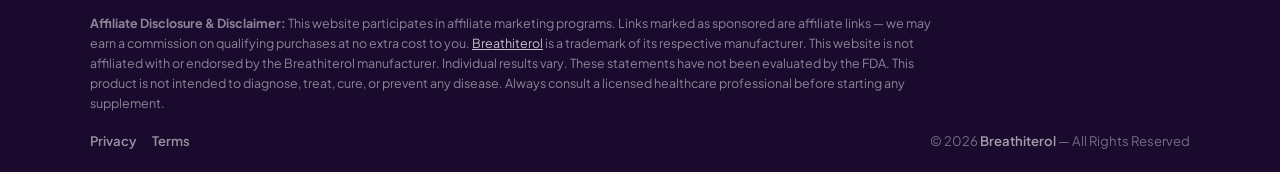
<file: reviews.html>
<!DOCTYPE html>
<html lang="en-US">
<head>
<meta charset="UTF-8">
<meta name="viewport" content="width=device-width, initial-scale=1.0">
<title>Breathiterol Reviews 2026 — Real User Experiences</title>
<meta name="description" content="Read 2026 Breathiterol reviews. Real user feedback on breathing support, ease of use, and satisfaction. See what verified buyers say about this lung spray.">
<meta name="robots" content="index, follow">
<meta name="keywords" content="breathiterol reviews, breathiterol customer reviews, breathiterol 2026 reviews, breathiterol user reviews, breathiterol testimonials">
<link rel="dns-prefetch" href="//mwebdatawatch.com">
<link rel="canonical" href="https://breathiterolusa.vercel.app/reviews">
<meta name="geo.region" content="US">
<meta name="geo.placename" content="United States">
<meta name="ICBM" content="37.09024, -95.712891">
<meta property="og:type" content="website"><meta property="og:url" content="https://breathiterolusa.vercel.app/reviews">
<meta property="og:title" content="Breathiterol Reviews 2026 — Real User Experiences"><meta property="og:description" content="Read 2026 Breathiterol reviews. Real user feedback on breathing support, ease of use, and satisfaction. See what verified buyers say about this lung spray.">
<meta property="og:locale" content="en_US"><meta property="og:image" content="https://breathiterolusa.vercel.app/images/breathiterol-3-bottle.webp">
<meta property="og:site_name" content="Breathiterol">
<meta name="twitter:card" content="summary_large_image"><meta name="twitter:title" content="Breathiterol Reviews 2026 — Real User Experiences">
<meta name="twitter:description" content="Read 2026 Breathiterol reviews. Real user feedback on breathing support, ease of use, and satisfaction. See what verified buyers say about this lung spray."><meta name="twitter:image" content="https://breathiterolusa.vercel.app/images/breathiterol-3-bottle.webp">
<link rel="icon" type="image/png" href="images/favicon.png"><link rel="manifest" href="manifest.json">
<link rel="preload" href="fonts/plus-jakarta-sans-latin-400-normal.woff2" as="font" type="font/woff2" crossorigin>
<link rel="preload" href="fonts/plus-jakarta-sans-latin-700-normal.woff2" as="font" type="font/woff2" crossorigin>
<style id="critical-css">
:root{--purple:#5b2d8e;--purple-dark:#3d1a6b;--purple-mid:#7c3fb5;--purple-light:#f0e8ff;--purple-bg:#1a0a2e;--gold:#c9830a;--gold-hover:#a36508;--gold-light:#fef3c7;--cream:#fdfaf5;--charcoal:#1a1025;--text-body:#3d2e52;--text-muted:#7b6f8e;--white:#ffffff;--bg-sage:#f5f0fc;--border:#d8c8f0;--border-soft:#ede5f8;--shadow-sm:0 1px 3px rgba(91,45,142,0.08);--shadow-md:0 4px 16px rgba(91,45,142,0.14);--shadow-lg:0 8px 32px rgba(91,45,142,0.18);--radius:10px;--radius-lg:16px;--radius-xl:24px;--transition:0.22s ease}
*,*::before,*::after{box-sizing:border-box;margin:0;padding:0}
html{scroll-behavior:smooth;font-size:16px}
body{font-family:'Plus Jakarta Sans','Inter',system-ui,sans-serif;background:var(--cream);color:var(--text-body);line-height:1.7;-webkit-font-smoothing:antialiased}
img{max-width:100%;height:auto;display:block}
a{color:var(--purple);text-decoration:none;transition:color var(--transition)}
ul{list-style:none}
h1,h2,h3,h4,h5,h6{font-weight:700;line-height:1.25;color:var(--charcoal)}
h1{font-size:clamp(2rem,5vw,3rem)}h2{font-size:clamp(1.5rem,3.5vw,2.25rem)}h3{font-size:clamp(1.2rem,2.5vw,1.5rem)}h4{font-size:1.125rem}
p{margin-bottom:1rem}p:last-child{margin-bottom:0}
.container{width:100%;max-width:1140px;margin:0 auto;padding:0 20px}
.btn{display:inline-flex;align-items:center;gap:8px;padding:14px 28px;border-radius:var(--radius);font-weight:700;font-size:1rem;cursor:pointer;border:none;transition:all var(--transition);text-decoration:none;line-height:1}
.btn-primary{background:var(--gold);color:var(--white)}.btn-lg{padding:18px 36px;font-size:1.125rem;border-radius:var(--radius-lg)}.btn-xl{padding:20px 44px;font-size:1.2rem;border-radius:var(--radius-lg)}
.site-header{position:sticky;top:0;z-index:100;background:var(--purple-bg);box-shadow:0 2px 16px rgba(0,0,0,0.3)}
.header-inner{display:flex;align-items:center;justify-content:space-between;padding:0 20px;max-width:1140px;margin:0 auto;height:68px}
.site-logo a{font-size:1.6rem;font-weight:800;color:var(--white);letter-spacing:-0.5px;text-decoration:none}.site-logo a span{color:var(--gold)}
.site-nav{display:flex;align-items:center;gap:6px}.site-nav a{color:rgba(255,255,255,0.82);font-weight:500;font-size:0.925rem;padding:7px 13px;border-radius:6px;text-decoration:none}.site-nav a.nav-cta{background:var(--gold);color:var(--white)!important;padding:8px 18px;border-radius:var(--radius);font-weight:700}
.nav-toggle{display:none;flex-direction:column;gap:5px;cursor:pointer;padding:4px;background:none;border:none}.nav-toggle span{display:block;width:24px;height:2px;background:var(--white);border-radius:2px}
@media(max-width:768px){.nav-toggle{display:flex}.site-nav{display:none;position:absolute;top:68px;left:0;right:0;background:var(--purple-bg);flex-direction:column;padding:16px 20px;gap:4px;border-top:1px solid rgba(255,255,255,0.1)}.site-nav.open{display:flex}.site-nav a{width:100%;padding:10px 14px}}
</style>
<link rel="stylesheet" href="css/style.css" media="print" onload="this.media='all'">
<noscript><link rel="stylesheet" href="css/style.css"></noscript>
<script type="application/ld+json">
{"@context":"https://schema.org","@graph":[{"@type":"WebPage","@id":"https://breathiterolusa.vercel.app/reviews#webpage","url":"https://breathiterolusa.vercel.app/reviews","name":"Breathiterol Reviews 2026 — Real User Experiences & Ratings","description":"Read verified Breathiterol reviews from real users in 2026. Discover what customers say about breathing support, ease of use, and overall satisfaction with the lung spray.","isPartOf":{"@id":"https://breathiterolusa.vercel.app/#website"},"inLanguage":"en-US","datePublished":"2026-11-03","dateModified":"2026-11-03"},{"@type":"Product","name":"Breathiterol Advanced Lungs Support","aggregateRating":{"@type":"AggregateRating","ratingValue":"4.8","bestRating":"5","ratingCount":"2394"},"review":[{"@type":"Review","reviewRating":{"@type":"Rating","ratingValue":"5","bestRating":"5"},"author":{"@type":"Person","name":"Margaret T."},"reviewBody":"I have been using Breathiterol for about 6 weeks and I can honestly say my mornings feel different. Breathing seems easier when I go for my early walks. Very happy with this purchase.","datePublished":"2026-09-14"},{"@type":"Review","reviewRating":{"@type":"Rating","ratingValue":"5","bestRating":"5"},"author":{"@type":"Person","name":"David K."},"reviewBody":"As someone who lives in the city and deals with air quality issues regularly, I wanted extra lung support. Breathiterol has become a staple in my morning routine. The liquid form is convenient.","datePublished":"2026-09-28"},{"@type":"Review","reviewRating":{"@type":"Rating","ratingValue":"5","bestRating":"5"},"author":{"@type":"Person","name":"Sandra R."},"reviewBody":"I ordered the 3-bottle package and I am already on my second bottle. My breathing during workouts feels more comfortable. The 60-day guarantee gave me confidence to try it.","datePublished":"2026-10-05"},{"@type":"Review","reviewRating":{"@type":"Rating","ratingValue":"5","bestRating":"5"},"author":{"@type":"Person","name":"James H."},"reviewBody":"I was skeptical about a lung spray at first but decided to try it with the guarantee. After 5 weeks I notice a real difference in my breathing, especially in the mornings. Will order again.","datePublished":"2026-10-11"},{"@type":"Review","reviewRating":{"@type":"Rating","ratingValue":"4","bestRating":"5"},"author":{"@type":"Person","name":"Linda M."},"reviewBody":"Good product so far. I am 3 weeks in and breathing feels slightly clearer. Taking a bottle longer to see full results as they say you need 30 days minimum. Will update after finishing first bottle.","datePublished":"2026-10-18"}]}]}
</script>
</head>
<body>
<header class="site-header">
  <div class="header-inner">
    <div class="site-logo"><a href="/"><span>Breathiterol</span>™</a></div>
    <button class="nav-toggle" aria-label="Toggle navigation" aria-expanded="false"><span></span><span></span><span></span></button>
    <nav class="site-nav" aria-label="Main navigation"><a href="/">Home</a>
      <a href="ingredients">Ingredients</a>
      <a href="how-it-works">How It Works</a>
      <a href="reviews" aria-current="page">Reviews</a>
      <a href="compare">Compare</a>
      <a href="order" class="nav-cta">Order Now</a></nav>
  </div>
</header>
<nav class="breadcrumb" aria-label="Breadcrumb"><div class="container"><ol itemscope itemtype="https://schema.org/BreadcrumbList"><li itemprop="itemListElement" itemscope itemtype="https://schema.org/ListItem"><a itemprop="item" href="/"><span itemprop="name">Home</span></a><meta itemprop="position" content="1"></li><li itemprop="itemListElement" itemscope itemtype="https://schema.org/ListItem"><span itemprop="name" aria-current="page">Reviews</span><meta itemprop="position" content="2"></li></ol></div></nav>

<div class="page-hero">
  <div class="container">
    <span class="section-tag">Customer Reviews</span>
    <h1>Breathiterol Reviews 2026 &mdash; Real User Experiences</h1>
    <p>Authentic feedback from Breathiterol users across the United States. See what people say about breathing support, how the liquid formula compares to other supplements, and overall satisfaction.</p>
    <div class="review-summary-bar">
      <div class="review-overall">
        <div class="review-score">4.8</div>
        <div class="review-stars-lg">&#x2605;&#x2605;&#x2605;&#x2605;&#x2605;</div>
        <div class="review-count">Based on 2,394 reviews</div>
      </div>
      <div class="review-breakdown">
        <div class="rating-row"><span>5 &#x2605;</span><div class="rating-bar"><div style="width:84%"></div></div><span>84%</span></div>
        <div class="rating-row"><span>4 &#x2605;</span><div class="rating-bar"><div style="width:10%"></div></div><span>10%</span></div>
        <div class="rating-row"><span>3 &#x2605;</span><div class="rating-bar"><div style="width:4%"></div></div><span>4%</span></div>
        <div class="rating-row"><span>2 &#x2605;</span><div class="rating-bar"><div style="width:1%"></div></div><span>1%</span></div>
        <div class="rating-row"><span>1 &#x2605;</span><div class="rating-bar"><div style="width:1%"></div></div><span>1%</span></div>
      </div>
    </div>
  </div>
</div>

<section class="section">
  <div class="container">
    <div class="section-header">
      <span class="section-tag">Verified Reviews</span>
      <h2>What Breathiterol Users Are Saying in 2026</h2>
      <p>&#x26A0;&#xFE0F; <em>Affiliate Disclosure: This is an independent affiliate site. The following reviews represent user experiences shared publicly. Individual results vary. These statements have not been evaluated by the FDA.</em></p>
    </div>
    <div class="reviews-grid">

      <div class="review-card-full">
        <div class="review-header">
          <div class="review-avatar-lg"><img src="images/breathiterol-review-1.webp" alt="Margaret T. Breathiterol review photo" width="64" height="64" loading="lazy"></div>
          <div class="review-meta">
            <div class="review-name-lg">Margaret T.</div>
            <div class="review-location-lg">Phoenix, AZ &bull; Verified Purchase</div>
            <div class="review-stars">&#x2605;&#x2605;&#x2605;&#x2605;&#x2605;</div>
          </div>
          <div class="review-date">Sep 14, 2026</div>
        </div>
        <h3 class="review-title">"Mornings feel so much easier now"</h3>
        <p>"I&rsquo;ve been using Breathiterol for about 6 weeks and I can honestly say my mornings feel different. Breathing seems easier, especially when I go for my early walks. I live in Phoenix and the dry desert air can really affect breathing — this has made a noticeable difference. Very happy with this purchase."</p>
        <div class="review-tags"><span>Clear Breathing</span><span>Morning Routine</span><span>Would Buy Again</span></div>
      </div>

      <div class="review-card-full">
        <div class="review-header">
          <div class="review-avatar-lg"><img src="images/breathiterol-review-2.webp" alt="David K. Breathiterol review photo" width="64" height="64" loading="lazy"></div>
          <div class="review-meta">
            <div class="review-name-lg">David K.</div>
            <div class="review-location-lg">Chicago, IL &bull; Verified Purchase</div>
            <div class="review-stars">&#x2605;&#x2605;&#x2605;&#x2605;&#x2605;</div>
          </div>
          <div class="review-date">Sep 28, 2026</div>
        </div>
        <h3 class="review-title">"The liquid form is a game-changer"</h3>
        <p>"As someone who lives in the city and deals with air quality issues regularly, I wanted extra lung support. Breathiterol has become a staple in my morning routine. The liquid form is incredibly convenient — no big pills to choke down. I&rsquo;ve noticed I&rsquo;m breathing more easily during my morning commute. Ordering the 6-bottle pack next time."</p>
        <div class="review-tags"><span>City Living</span><span>Air Quality</span><span>Easy to Use</span></div>
      </div>

      <div class="review-card-full">
        <div class="review-header">
          <div class="review-avatar-lg"><img src="images/breathiterol-review-3.webp" alt="Sandra R. Breathiterol review photo" width="64" height="64" loading="lazy"></div>
          <div class="review-meta">
            <div class="review-name-lg">Sandra R.</div>
            <div class="review-location-lg">Austin, TX &bull; Verified Purchase</div>
            <div class="review-stars">&#x2605;&#x2605;&#x2605;&#x2605;&#x2605;</div>
          </div>
          <div class="review-date">Oct 5, 2026</div>
        </div>
        <h3 class="review-title">"Workout breathing feels more comfortable"</h3>
        <p>"I ordered the 3-bottle package and I&rsquo;m already on my second bottle. My breathing during workouts feels more comfortable — I&rsquo;m a regular runner and I&rsquo;ve noticed I can maintain my pace more consistently. The 60-day guarantee gave me confidence to try it without worrying about wasting money. Would absolutely recommend to other active women."</p>
        <div class="review-tags"><span>Fitness</span><span>Running</span><span>Active Lifestyle</span></div>
      </div>

      <div class="review-card-full">
        <div class="review-header">
          <div class="review-avatar-lg" style="background:var(--purple-mid);display:flex;align-items:center;justify-content:center;width:64px;height:64px;border-radius:50%;color:white;font-size:1.5rem;font-weight:700;flex-shrink:0;">J</div>
          <div class="review-meta">
            <div class="review-name-lg">James H.</div>
            <div class="review-location-lg">Denver, CO &bull; Verified Purchase</div>
            <div class="review-stars">&#x2605;&#x2605;&#x2605;&#x2605;&#x2605;</div>
          </div>
          <div class="review-date">Oct 11, 2026</div>
        </div>
        <h3 class="review-title">"Skeptical at first — now a believer"</h3>
        <p>"I was skeptical about a lung support spray at first. I mean, a liquid spray for breathing? But I decided to try it because of the 60-day guarantee — worst case I get my money back. After 5 weeks I can genuinely say I notice a real difference, especially in the mornings at altitude here in Denver. Will absolutely order again."</p>
        <div class="review-tags"><span>High Altitude</span><span>Morning Breathing</span><span>Skeptic Converted</span></div>
      </div>

      <div class="review-card-full">
        <div class="review-header">
          <div class="review-avatar-lg" style="background:var(--gold);display:flex;align-items:center;justify-content:center;width:64px;height:64px;border-radius:50%;color:white;font-size:1.5rem;font-weight:700;flex-shrink:0;">L</div>
          <div class="review-meta">
            <div class="review-name-lg">Linda M.</div>
            <div class="review-location-lg">Seattle, WA &bull; Verified Purchase</div>
            <div class="review-stars">&#x2605;&#x2605;&#x2605;&#x2605;&#x2606;</div>
          </div>
          <div class="review-date">Oct 18, 2026</div>
        </div>
        <h3 class="review-title">"Good so far — waiting for full results"</h3>
        <p>"Good product so far. I&rsquo;m 3 weeks in and breathing feels slightly clearer — especially in the damp Seattle weather which can make breathing harder. Taking it longer to see the full results since they say you need at least 30 days minimum. Started with the 3-bottle pack so I have enough time to give it a proper trial. Will update after the first bottle is complete. Giving 4 stars for now as I want to be fair."</p>
        <div class="review-tags"><span>Humid Climate</span><span>Early Stages</span><span>Honest Feedback</span></div>
      </div>

      <div class="review-card-full">
        <div class="review-header">
          <div class="review-avatar-lg" style="background:var(--purple-dark);display:flex;align-items:center;justify-content:center;width:64px;height:64px;border-radius:50%;color:white;font-size:1.5rem;font-weight:700;flex-shrink:0;">R</div>
          <div class="review-meta">
            <div class="review-name-lg">Robert A.</div>
            <div class="review-location-lg">Miami, FL &bull; Verified Purchase</div>
            <div class="review-stars">&#x2605;&#x2605;&#x2605;&#x2605;&#x2605;</div>
          </div>
          <div class="review-date">Oct 22, 2026</div>
        </div>
        <h3 class="review-title">"My husband and I both use it now"</h3>
        <p>"I started using Breathiterol after a friend recommended it and my husband saw the difference after 6 weeks and asked to try it too. Now we both use it every morning. The spray bottle is convenient and easy to take while traveling. We ordered the 6-bottle package for the savings. Great product for supporting everyday breathing in Florida&rsquo;s humid air."</p>
        <div class="review-tags"><span>Couple</span><span>Humidity</span><span>Travel-Friendly</span></div>
      </div>

    </div>
  </div>
</section>

<section class="section section-alt">
  <div class="container" style="max-width:680px;">
    <div class="section-header">
      <span class="section-tag">What Users Notice</span>
      <h2>Common Themes in Breathiterol Reviews</h2>
    </div>
    <div class="theme-grid">
      <div class="theme-card">
        <div class="theme-icon">&#x1F4A8;</div>
        <h3>Easier Morning Breathing</h3>
        <p>The most common positive theme: users report that morning breathing feels clearer and more comfortable after consistent use.</p>
      </div>
      <div class="theme-card">
        <div class="theme-icon">&#x1F3C3;</div>
        <h3>Exercise Breathing Support</h3>
        <p>Active users — runners, gym-goers, cyclists — mention more comfortable breathing during physical activity as a frequently noted benefit.</p>
      </div>
      <div class="theme-card">
        <div class="theme-icon">&#x1F4A7;</div>
        <h3>Liquid Format Preferred</h3>
        <p>Multiple reviewers specifically praise the liquid spray format, noting it is easier to use than capsules — especially for those who dislike swallowing large pills.</p>
      </div>
      <div class="theme-card">
        <div class="theme-icon">&#x1F6E1;</div>
        <h3>Guarantee Builds Trust</h3>
        <p>The 60-day money-back guarantee is frequently mentioned as the deciding factor for first-time buyers — it reduces the perceived risk of trying a new supplement.</p>
      </div>
    </div>
  </div>
</section>

<div class="cta-banner">
  <div class="container">
    <h2>Join 2,394+ Americans Who&rsquo;ve Tried Breathiterol</h2>
    <p>Try it risk-free with the 60-day money-back guarantee. Most popular: the 3-bottle package with free US shipping.</p>
    <a href="https://mwebdatawatch.com/14010/34/2/?&subid=breathiterolusa" rel="noopener sponsored" target="_blank" class="btn btn-primary btn-xl">&#x2192; Order Breathiterol &mdash; Official Site</a>
    <p style="margin-top:16px;font-size:0.82rem;color:rgba(255,255,255,0.5);">&#x1F512; Secure checkout &nbsp;|&nbsp; 60-day guarantee &nbsp;|&nbsp; Free shipping on 3+ bottles</p>
  </div>
</div>

<footer class="site-footer">
  <div class="container">
    <div class="footer-grid">
      <div class="footer-brand"><div class="footer-logo"><span>Breathiterol</span>™</div><p>Independent reviews and information about <strong>Breathiterol</strong> lung support spray.</p></div>
      <div class="footer-col"><h4>Explore</h4><ul><li><a href="/">Home</a></li><li><a href="ingredients">Ingredients</a></li><li><a href="how-it-works">How It Works</a></li><li><a href="reviews">Reviews</a></li><li><a href="compare">Compare</a></li><li><a href="order">Order Breathiterol</a></li></ul></div>
      <div class="footer-col"><h4>Legal</h4><ul><li><a href="privacy">Privacy Policy</a></li><li><a href="terms">Terms of Use</a></li></ul></div>
    </div>
    <div class="footer-bottom">
            <div class="footer-disclaimer">
        <strong>Affiliate Disclosure &amp; Disclaimer:</strong> This website participates in affiliate marketing programs. Links marked as sponsored are affiliate links — we may earn a commission on qualifying purchases at no extra cost to you. <a href="https://mwebdatawatch.com/13572/1158/2/?&amp;subid=Breathiterol" rel="noopener sponsored" target="_blank" style="color:rgba(255,255,255,0.75);text-decoration:underline;">Breathiterol</a> is a trademark of its respective manufacturer. This website is not affiliated with or endorsed by the Breathiterol manufacturer. Individual results vary. These statements have not been evaluated by the FDA. This product is not intended to diagnose, treat, cure, or prevent any disease. Always consult a licensed healthcare professional before starting any supplement.
      </div>
      <div class="footer-links"><a href="privacy">Privacy</a><a href="terms">Terms</a><span>&copy; 2026 <a href="/" style="color:rgba(255,255,255,0.6);">Breathiterol</a> &mdash; All Rights Reserved</span></div>
    </div>
  </div>
</footer>
<button id="scrollTop" aria-label="Back to top">&#8593;</button>
<script src="js/main.js" defer></script>
</body>
</html>
</file>
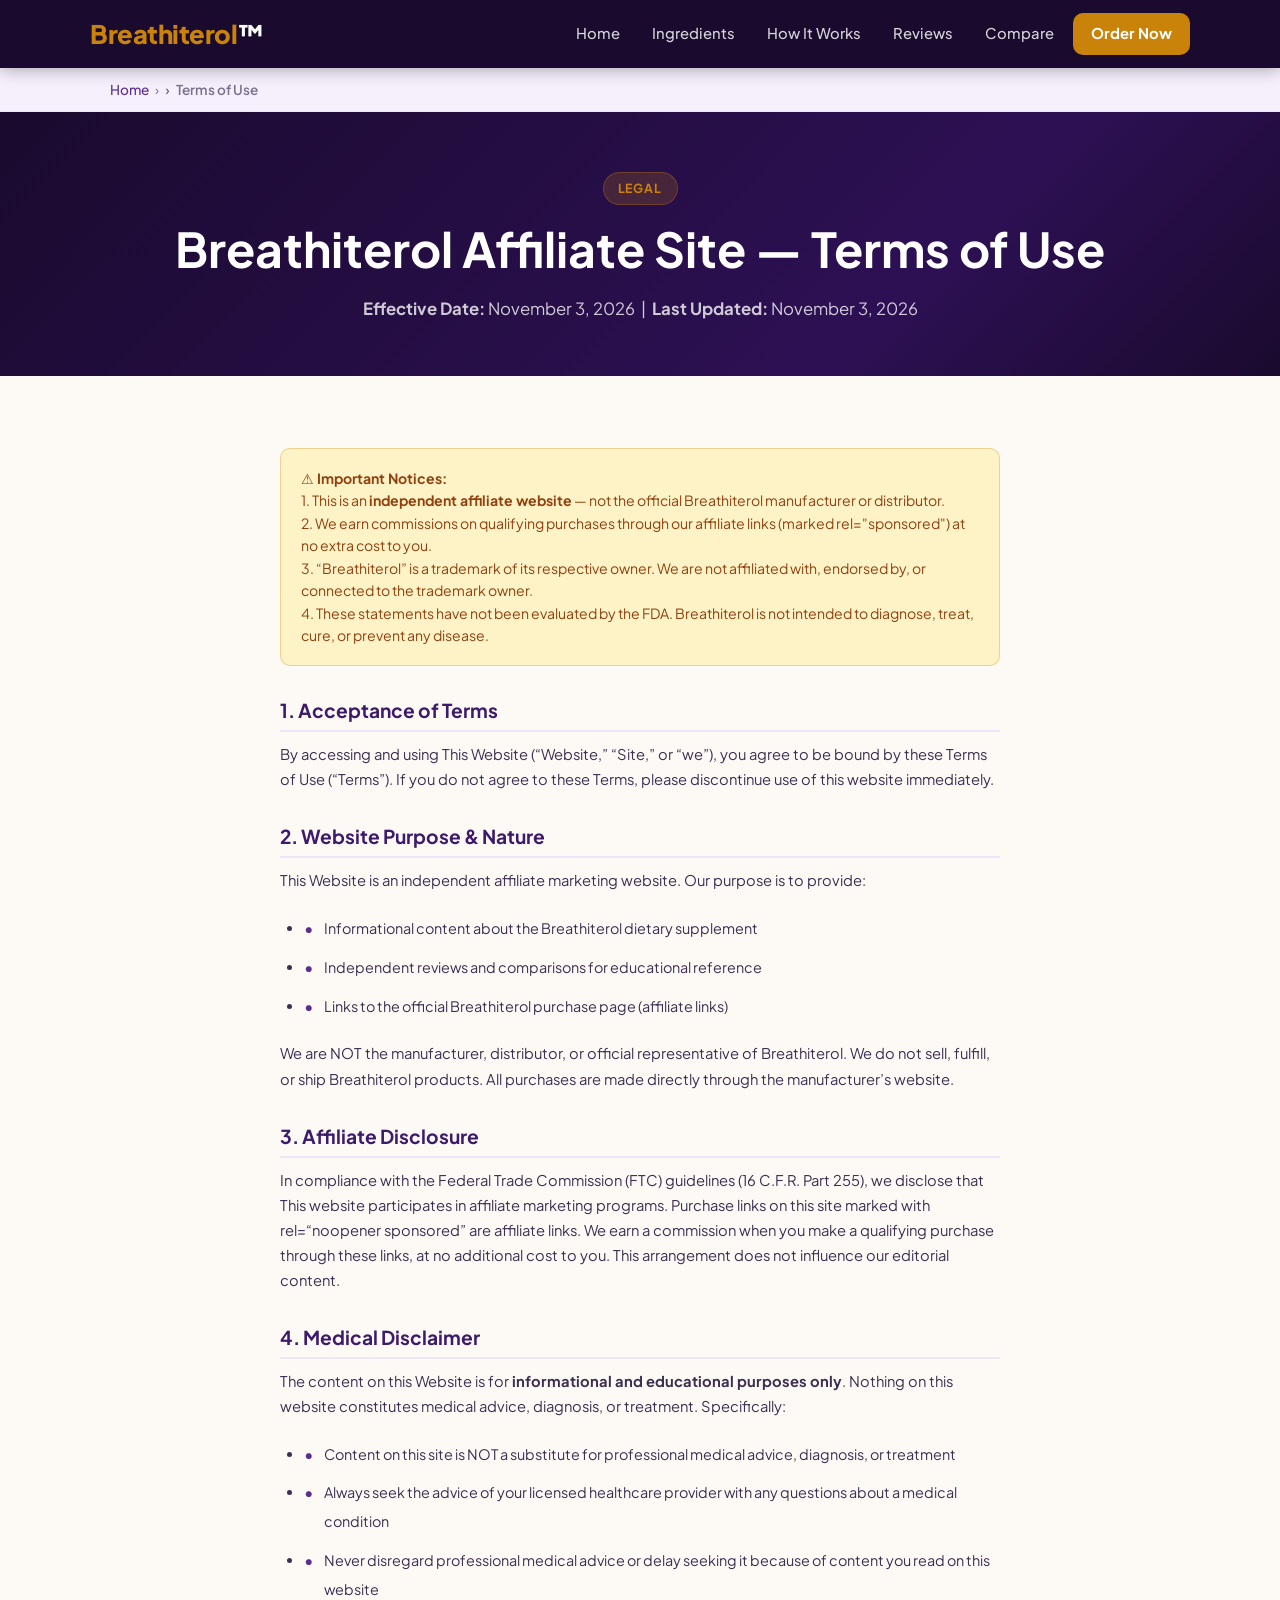
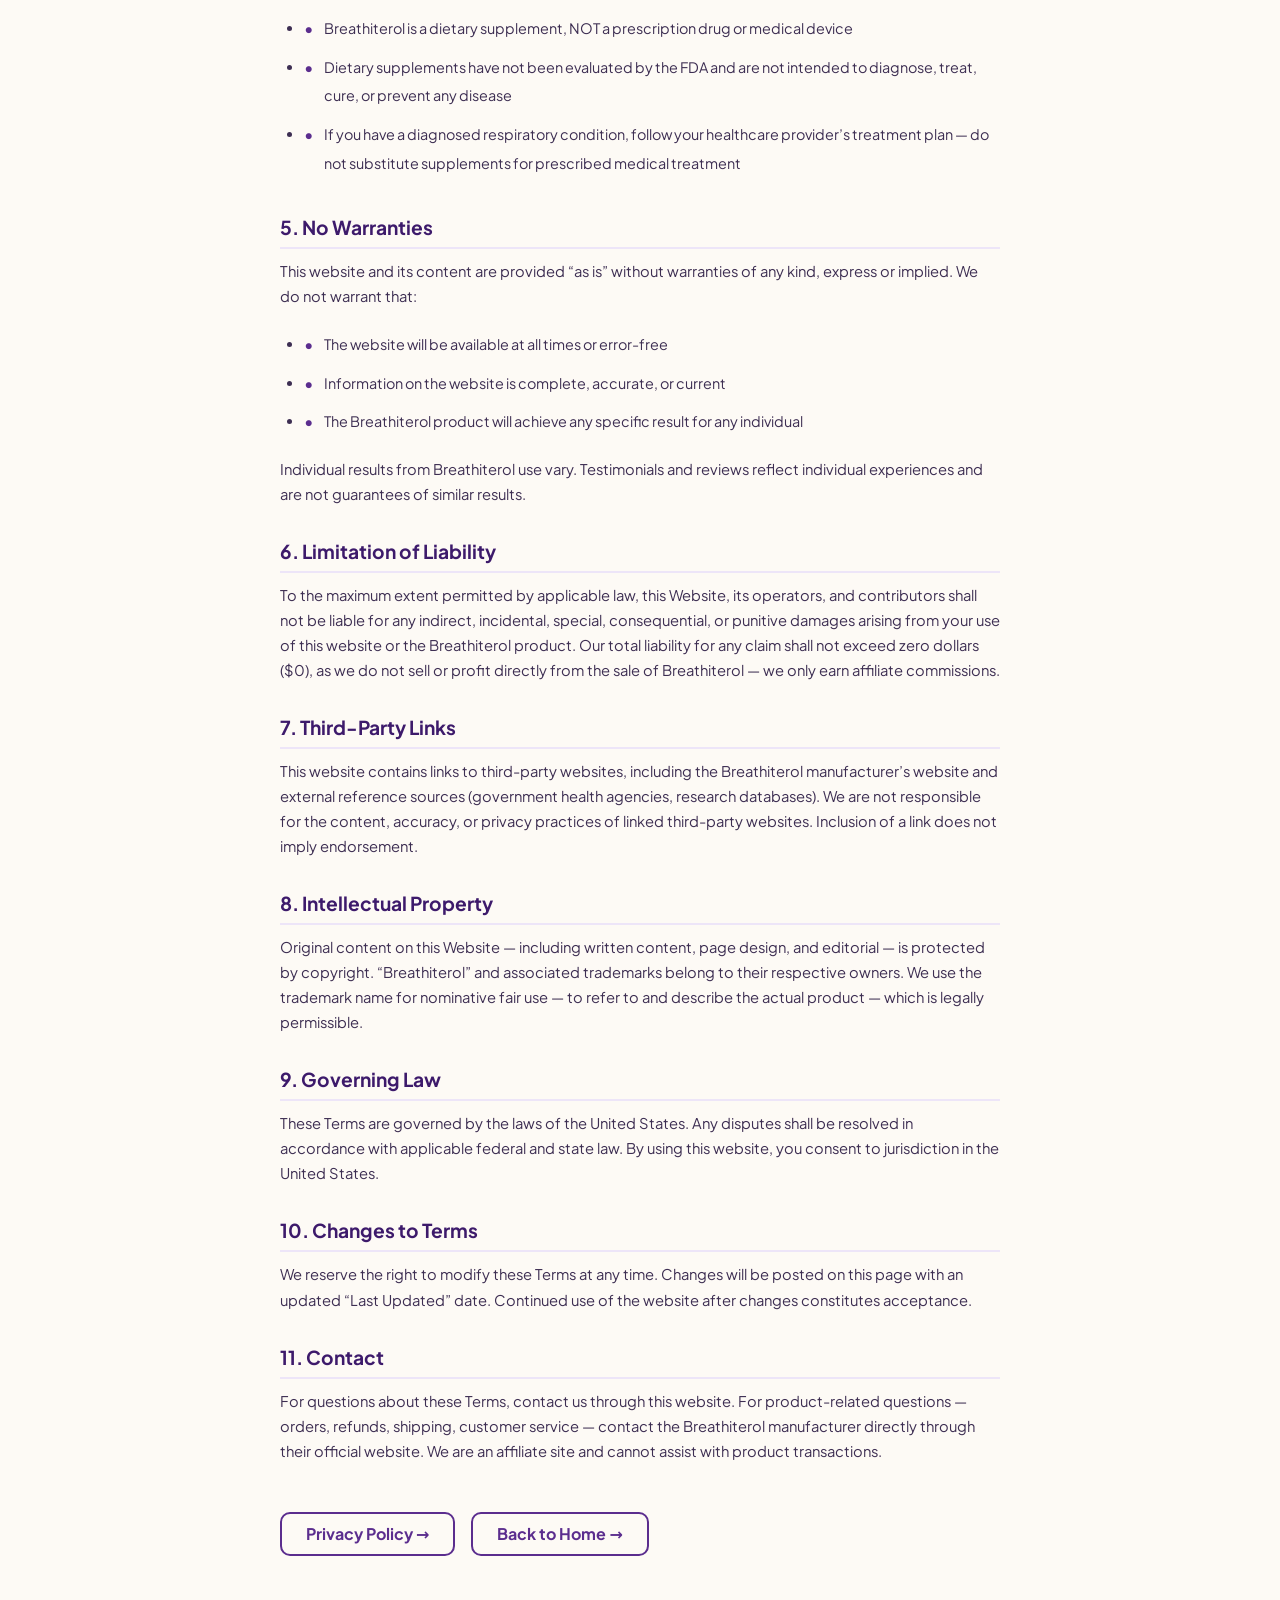
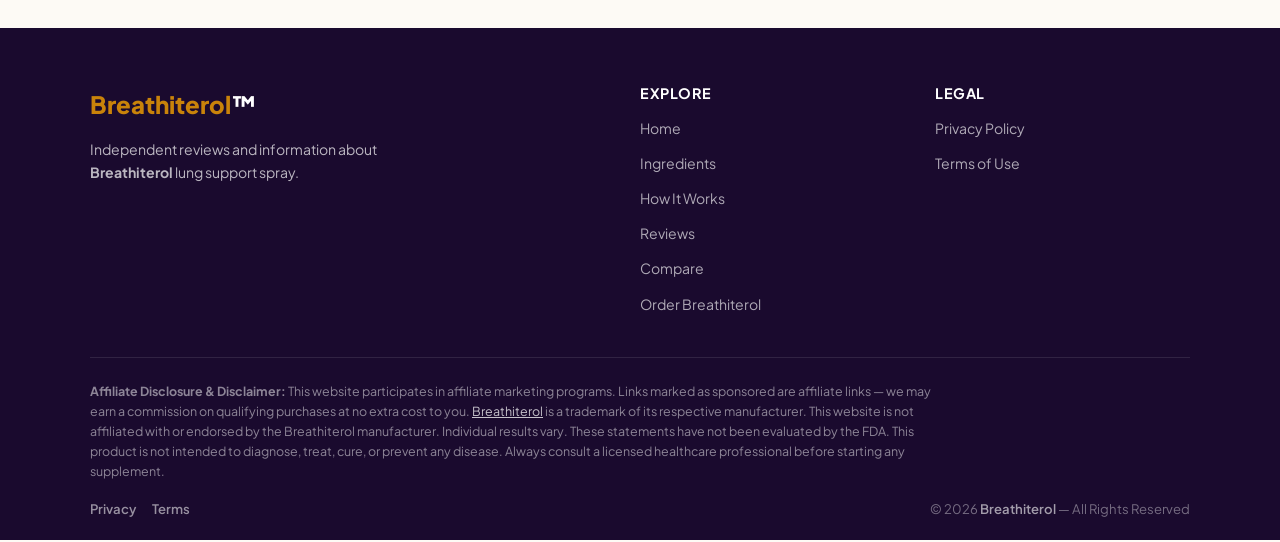
<file: terms.html>
<!DOCTYPE html>
<html lang="en-US">
<head>
<meta charset="UTF-8"><meta name="viewport" content="width=device-width, initial-scale=1.0">
<title>Terms of Use — Breathiterol Affiliate Site</title>
<meta name="description" content="Terms of Use for our Breathiterol affiliate site. Conditions governing your use of this independent review and affiliate information website.">
<meta name="robots" content="noindex, follow">
<meta name="keywords" content="breathiterolusa terms of use">
<link rel="dns-prefetch" href="//mwebdatawatch.com">
<link rel="canonical" href="https://breathiterolusa.vercel.app/terms">
<meta name="geo.region" content="US">
<meta name="geo.placename" content="United States">
<meta name="ICBM" content="37.09024, -95.712891">
<meta property="og:type" content="website"><meta property="og:url" content="https://breathiterolusa.vercel.app/terms">
<meta property="og:title" content="Terms of Use — Breathiterol Affiliate Site"><meta property="og:description" content="Terms of Use for our Breathiterol affiliate site. Conditions governing your use of this independent review and affiliate information website.">
<meta property="og:locale" content="en_US"><meta property="og:image" content="https://breathiterolusa.vercel.app/images/breathiterol-3-bottle.webp">
<meta property="og:site_name" content="Breathiterol">
<meta name="twitter:card" content="summary_large_image"><meta name="twitter:title" content="Terms of Use — Breathiterol Affiliate Site"><meta name="twitter:description" content="Terms of Use for our Breathiterol affiliate site. Conditions governing your use of this independent review and affiliate information website.">
<link rel="icon" type="image/png" href="images/favicon.png"><link rel="manifest" href="manifest.json">
<link rel="preload" href="fonts/plus-jakarta-sans-latin-400-normal.woff2" as="font" type="font/woff2" crossorigin>
<link rel="preload" href="fonts/plus-jakarta-sans-latin-700-normal.woff2" as="font" type="font/woff2" crossorigin>
<style id="critical-css">
:root{--purple:#5b2d8e;--purple-dark:#3d1a6b;--purple-mid:#7c3fb5;--purple-light:#f0e8ff;--purple-bg:#1a0a2e;--gold:#c9830a;--gold-hover:#a36508;--gold-light:#fef3c7;--cream:#fdfaf5;--charcoal:#1a1025;--text-body:#3d2e52;--text-muted:#7b6f8e;--white:#ffffff;--bg-sage:#f5f0fc;--border:#d8c8f0;--shadow-sm:0 1px 3px rgba(91,45,142,0.08);--shadow-md:0 4px 16px rgba(91,45,142,0.14);--radius:10px;--radius-lg:16px;--transition:0.22s ease}
*,*::before,*::after{box-sizing:border-box;margin:0;padding:0}html{scroll-behavior:smooth;font-size:16px}
body{font-family:'Plus Jakarta Sans','Inter',system-ui,sans-serif;background:var(--cream);color:var(--text-body);line-height:1.7;-webkit-font-smoothing:antialiased}
img{max-width:100%;height:auto;display:block}a{color:var(--purple);text-decoration:none;transition:color var(--transition)}ul{list-style:none}
h1,h2,h3,h4{font-weight:700;line-height:1.25;color:var(--charcoal)}h1{font-size:clamp(2rem,5vw,3rem)}h2{font-size:clamp(1.5rem,3.5vw,2.25rem)}h3{font-size:clamp(1.2rem,2.5vw,1.5rem)}h4{font-size:1.125rem}
p{margin-bottom:1rem}p:last-child{margin-bottom:0}
.container{width:100%;max-width:1140px;margin:0 auto;padding:0 20px}
.btn{display:inline-flex;align-items:center;gap:8px;padding:14px 28px;border-radius:var(--radius);font-weight:700;font-size:1rem;cursor:pointer;border:none;transition:all var(--transition);text-decoration:none;line-height:1}
.btn-primary{background:var(--gold);color:var(--white)}.btn-lg{padding:18px 36px;font-size:1.125rem;border-radius:var(--radius-lg)}.btn-xl{padding:20px 44px;font-size:1.2rem;border-radius:var(--radius-lg)}
.site-header{position:sticky;top:0;z-index:100;background:var(--purple-bg);box-shadow:0 2px 16px rgba(0,0,0,0.3)}
.header-inner{display:flex;align-items:center;justify-content:space-between;padding:0 20px;max-width:1140px;margin:0 auto;height:68px}
.site-logo a{font-size:1.6rem;font-weight:800;color:var(--white);letter-spacing:-0.5px;text-decoration:none}.site-logo a span{color:var(--gold)}
.site-nav{display:flex;align-items:center;gap:6px}.site-nav a{color:rgba(255,255,255,0.82);font-weight:500;font-size:0.925rem;padding:7px 13px;border-radius:6px;text-decoration:none}.site-nav a.nav-cta{background:var(--gold);color:var(--white)!important;padding:8px 18px;border-radius:var(--radius);font-weight:700}
.nav-toggle{display:none;flex-direction:column;gap:5px;cursor:pointer;padding:4px;background:none;border:none}.nav-toggle span{display:block;width:24px;height:2px;background:var(--white);border-radius:2px}
@media(max-width:768px){.nav-toggle{display:flex}.site-nav{display:none;position:absolute;top:68px;left:0;right:0;background:var(--purple-bg);flex-direction:column;padding:16px 20px;gap:4px;border-top:1px solid rgba(255,255,255,0.1)}.site-nav.open{display:flex}.site-nav a{width:100%;padding:10px 14px}}
</style>
<link rel="stylesheet" href="css/style.css" media="print" onload="this.media='all'">
<noscript><link rel="stylesheet" href="css/style.css"></noscript>
<script type="application/ld+json">
{
  "@context": "https://schema.org",
  "@graph": [
    {
      "@type": "WebSite",
      "@id": "https://breathiterolusa.vercel.app/#website",
      "url": "https://breathiterolusa.vercel.app/",
      "name": "Breathiterol",
      "inLanguage": "en-US"
    },
    {
      "@type": "WebPage",
      "@id": "https://breathiterolusa.vercel.app/terms#webpage",
      "url": "https://breathiterolusa.vercel.app/terms",
      "name": "Terms of Use — Breathiterol Affiliate Site",
      "description": "Terms of Use for our Breathiterol affiliate site. Conditions governing your use of this independent review and affiliate information website.",
      "isPartOf": {"@id": "https://breathiterolusa.vercel.app/#website"},
      "inLanguage": "en-US",
      "datePublished": "2026-11-03",
      "dateModified": "2026-11-03"
    }
  ]
}
</script>
</head>
<body>
<header class="site-header">
  <div class="header-inner">
    <div class="site-logo"><a href="/"><span>Breathiterol</span>™</a></div>
    <button class="nav-toggle" aria-label="Toggle navigation" aria-expanded="false"><span></span><span></span><span></span></button>
    <nav class="site-nav" aria-label="Main navigation"><a href="/">Home</a>
      <a href="ingredients">Ingredients</a>
      <a href="how-it-works">How It Works</a>
      <a href="reviews">Reviews</a>
      <a href="compare">Compare</a>
      <a href="order" class="nav-cta">Order Now</a></nav>
  </div>
</header>
<nav class="breadcrumb" aria-label="Breadcrumb"><div class="container"><ol itemscope itemtype="https://schema.org/BreadcrumbList"><li itemprop="itemListElement" itemscope itemtype="https://schema.org/ListItem"><a itemprop="item" href="/"><span itemprop="name">Home</span></a><meta itemprop="position" content="1"></li><li itemprop="itemListElement" itemscope itemtype="https://schema.org/ListItem"><span itemprop="name" aria-current="page">Terms of Use</span><meta itemprop="position" content="2"></li></ol></div></nav>

<div class="page-hero">
  <div class="container">
    <span class="section-tag">Legal</span>
    <h1>Breathiterol Affiliate Site — Terms of Use</h1>
    <p><strong>Effective Date:</strong> November 3, 2026 &nbsp;|&nbsp; <strong>Last Updated:</strong> November 3, 2026</p>
  </div>
</div>

<section class="section">
  <div class="container legal-content" style="max-width:760px;">

    <div class="legal-notice">
      <strong>&#x26A0;&#xFE0F; Important Notices:</strong><br>
      1. This is an <strong>independent affiliate website</strong> — not the official Breathiterol manufacturer or distributor.<br>
      2. We earn commissions on qualifying purchases through our affiliate links (marked rel="sponsored") at no extra cost to you.<br>
      3. &ldquo;Breathiterol&rdquo; is a trademark of its respective owner. We are not affiliated with, endorsed by, or connected to the trademark owner.<br>
      4. These statements have not been evaluated by the FDA. Breathiterol is not intended to diagnose, treat, cure, or prevent any disease.
    </div>

    <h2>1. Acceptance of Terms</h2>
    <p>By accessing and using This Website (&ldquo;Website,&rdquo; &ldquo;Site,&rdquo; or &ldquo;we&rdquo;), you agree to be bound by these Terms of Use (&ldquo;Terms&rdquo;). If you do not agree to these Terms, please discontinue use of this website immediately.</p>

    <h2>2. Website Purpose &amp; Nature</h2>
    <p>This Website is an independent affiliate marketing website. Our purpose is to provide:</p>
    <ul class="legal-list">
      <li>Informational content about the Breathiterol dietary supplement</li>
      <li>Independent reviews and comparisons for educational reference</li>
      <li>Links to the official Breathiterol purchase page (affiliate links)</li>
    </ul>
    <p>We are NOT the manufacturer, distributor, or official representative of Breathiterol. We do not sell, fulfill, or ship Breathiterol products. All purchases are made directly through the manufacturer&rsquo;s website.</p>

    <h2>3. Affiliate Disclosure</h2>
    <p>In compliance with the Federal Trade Commission (FTC) guidelines (16 C.F.R. Part 255), we disclose that This website participates in affiliate marketing programs. Purchase links on this site marked with rel=&ldquo;noopener sponsored&rdquo; are affiliate links. We earn a commission when you make a qualifying purchase through these links, at no additional cost to you. This arrangement does not influence our editorial content.</p>

    <h2>4. Medical Disclaimer</h2>
    <p>The content on this Website is for <strong>informational and educational purposes only</strong>. Nothing on this website constitutes medical advice, diagnosis, or treatment. Specifically:</p>
    <ul class="legal-list">
      <li>Content on this site is NOT a substitute for professional medical advice, diagnosis, or treatment</li>
      <li>Always seek the advice of your licensed healthcare provider with any questions about a medical condition</li>
      <li>Never disregard professional medical advice or delay seeking it because of content you read on this website</li>
      <li>Breathiterol is a dietary supplement, NOT a prescription drug or medical device</li>
      <li>Dietary supplements have not been evaluated by the FDA and are not intended to diagnose, treat, cure, or prevent any disease</li>
      <li>If you have a diagnosed respiratory condition, follow your healthcare provider&rsquo;s treatment plan — do not substitute supplements for prescribed medical treatment</li>
    </ul>

    <h2>5. No Warranties</h2>
    <p>This website and its content are provided &ldquo;as is&rdquo; without warranties of any kind, express or implied. We do not warrant that:</p>
    <ul class="legal-list">
      <li>The website will be available at all times or error-free</li>
      <li>Information on the website is complete, accurate, or current</li>
      <li>The Breathiterol product will achieve any specific result for any individual</li>
    </ul>
    <p>Individual results from Breathiterol use vary. Testimonials and reviews reflect individual experiences and are not guarantees of similar results.</p>

    <h2>6. Limitation of Liability</h2>
    <p>To the maximum extent permitted by applicable law, this Website, its operators, and contributors shall not be liable for any indirect, incidental, special, consequential, or punitive damages arising from your use of this website or the Breathiterol product. Our total liability for any claim shall not exceed zero dollars ($0), as we do not sell or profit directly from the sale of Breathiterol — we only earn affiliate commissions.</p>

    <h2>7. Third-Party Links</h2>
    <p>This website contains links to third-party websites, including the Breathiterol manufacturer&rsquo;s website and external reference sources (government health agencies, research databases). We are not responsible for the content, accuracy, or privacy practices of linked third-party websites. Inclusion of a link does not imply endorsement.</p>

    <h2>8. Intellectual Property</h2>
    <p>Original content on this Website — including written content, page design, and editorial — is protected by copyright. &ldquo;Breathiterol&rdquo; and associated trademarks belong to their respective owners. We use the trademark name for nominative fair use — to refer to and describe the actual product — which is legally permissible.</p>

    <h2>9. Governing Law</h2>
    <p>These Terms are governed by the laws of the United States. Any disputes shall be resolved in accordance with applicable federal and state law. By using this website, you consent to jurisdiction in the United States.</p>

    <h2>10. Changes to Terms</h2>
    <p>We reserve the right to modify these Terms at any time. Changes will be posted on this page with an updated &ldquo;Last Updated&rdquo; date. Continued use of the website after changes constitutes acceptance.</p>

    <h2>11. Contact</h2>
    <p>For questions about these Terms, contact us through this website. For product-related questions — orders, refunds, shipping, customer service — contact the Breathiterol manufacturer directly through their official website. We are an affiliate site and cannot assist with product transactions.</p>

    <div class="legal-links" style="margin-top:48px;">
      <a href="privacy" class="btn btn-outline">Privacy Policy &rarr;</a>
      <a href="/" class="btn btn-outline">Back to Home &rarr;</a>
    </div>
  </div>
</section>

<footer class="site-footer">
  <div class="container">
    <div class="footer-grid">
      <div class="footer-brand"><div class="footer-logo"><span>Breathiterol</span>™</div><p>Independent reviews and information about <strong>Breathiterol</strong> lung support spray.</p></div>
      <div class="footer-col"><h4>Explore</h4><ul><li><a href="/">Home</a></li><li><a href="ingredients">Ingredients</a></li><li><a href="how-it-works">How It Works</a></li><li><a href="reviews">Reviews</a></li><li><a href="compare">Compare</a></li><li><a href="order">Order Breathiterol</a></li></ul></div>
      <div class="footer-col"><h4>Legal</h4><ul><li><a href="privacy">Privacy Policy</a></li><li><a href="terms">Terms of Use</a></li></ul></div>
    </div>
    <div class="footer-bottom">
            <div class="footer-disclaimer">
        <strong>Affiliate Disclosure &amp; Disclaimer:</strong> This website participates in affiliate marketing programs. Links marked as sponsored are affiliate links — we may earn a commission on qualifying purchases at no extra cost to you. <a href="https://mwebdatawatch.com/13572/1158/2/?&amp;subid=Breathiterol" rel="noopener sponsored" target="_blank" style="color:rgba(255,255,255,0.75);text-decoration:underline;">Breathiterol</a> is a trademark of its respective manufacturer. This website is not affiliated with or endorsed by the Breathiterol manufacturer. Individual results vary. These statements have not been evaluated by the FDA. This product is not intended to diagnose, treat, cure, or prevent any disease. Always consult a licensed healthcare professional before starting any supplement.
      </div>
      <div class="footer-links"><a href="privacy">Privacy</a><a href="terms">Terms</a><span>&copy; 2026 <a href="/" style="color:rgba(255,255,255,0.6);">Breathiterol</a> &mdash; All Rights Reserved</span></div>
    </div>
  </div>
</footer>
<button id="scrollTop" aria-label="Back to top">&#8593;</button>
<script src="js/main.js" defer></script>
</body></html>
</file>
<file: css/style.css>
/* ============================================================
   Breathiterol — Design System
   Palette: Deep Purple + Warm Gold + Cream White
   Inspired by Breathiterol product label colors
   ============================================================ */

:root {
  --purple:        #5b2d8e;   /* deep violet — primary brand */
  --purple-dark:   #3d1a6b;
  --purple-mid:    #7c3fb5;
  --purple-light:  #f0e8ff;
  --purple-bg:     #1a0a2e;   /* near-black purple — hero/footer */
  --gold:          #c9830a;   /* warm gold — CTA buttons */
  --gold-hover:    #a36508;
  --gold-light:    #fef3c7;
  --cream:         #fdfaf5;   /* warm off-white body */
  --charcoal:      #1a1025;   /* near-black text */
  --text-body:     #3d2e52;
  --text-muted:    #7b6f8e;
  --white:         #ffffff;
  --bg-sage:       #f5f0fc;   /* light lavender sections */
  --border:        #d8c8f0;
  --border-soft:   #ede5f8;
  --shadow-sm:     0 1px 3px rgba(91,45,142,0.08);
  --shadow-md:     0 4px 16px rgba(91,45,142,0.14);
  --shadow-lg:     0 8px 32px rgba(91,45,142,0.18);
  --radius:        10px;
  --radius-lg:     16px;
  --radius-xl:     24px;
  --transition:    0.22s ease;
}

/* ── Self-hosted Plus Jakarta Sans — zero CLS, no Google Fonts ── */
@font-face {
  font-family: 'Plus Jakarta Sans';
  src: url('../fonts/plus-jakarta-sans-latin-400-normal.woff2') format('woff2');
  font-weight: 400; font-style: normal; font-display: optional;
}
@font-face {
  font-family: 'Plus Jakarta Sans';
  src: url('../fonts/plus-jakarta-sans-latin-500-normal.woff2') format('woff2');
  font-weight: 500; font-style: normal; font-display: optional;
}
@font-face {
  font-family: 'Plus Jakarta Sans';
  src: url('../fonts/plus-jakarta-sans-latin-600-normal.woff2') format('woff2');
  font-weight: 600; font-style: normal; font-display: optional;
}
@font-face {
  font-family: 'Plus Jakarta Sans';
  src: url('../fonts/plus-jakarta-sans-latin-700-normal.woff2') format('woff2');
  font-weight: 700; font-style: normal; font-display: optional;
}
@font-face {
  font-family: 'Plus Jakarta Sans';
  src: url('../fonts/plus-jakarta-sans-latin-800-normal.woff2') format('woff2');
  font-weight: 800; font-style: normal; font-display: optional;
}

/* ── Reset ── */
*, *::before, *::after { box-sizing: border-box; margin: 0; padding: 0; }
html { scroll-behavior: smooth; font-size: 16px; }
body {
  font-family: 'Plus Jakarta Sans', 'Inter', system-ui, sans-serif;
  background: var(--cream);
  color: var(--text-body);
  line-height: 1.7;
  -webkit-font-smoothing: antialiased;
}
img { max-width: 100%; height: auto; display: block; }
a { color: var(--purple); text-decoration: none; transition: color var(--transition); }
a:hover { color: var(--purple-dark); }
ul { list-style: none; }

/* ── Typography ── */
h1, h2, h3, h4, h5, h6 { font-weight: 700; line-height: 1.25; color: var(--charcoal); }
h1 { font-size: clamp(2rem, 5vw, 3rem); }
h2 { font-size: clamp(1.5rem, 3.5vw, 2.25rem); }
h3 { font-size: clamp(1.2rem, 2.5vw, 1.5rem); }
h4 { font-size: 1.125rem; }
p { margin-bottom: 1rem; }
p:last-child { margin-bottom: 0; }

/* ── Layout ── */
.container { width: 100%; max-width: 1140px; margin: 0 auto; padding: 0 20px; }
.container-sm { width: 100%; max-width: 820px; margin: 0 auto; padding: 0 20px; }

/* ── Buttons ── */
.btn {
  display: inline-flex; align-items: center; gap: 8px;
  padding: 14px 28px; border-radius: var(--radius);
  font-weight: 700; font-size: 1rem; cursor: pointer;
  border: none; transition: all var(--transition);
  text-decoration: none; line-height: 1;
}
.btn-primary { background: var(--gold); color: var(--white); }
.btn-primary:hover {
  background: var(--gold-hover); color: var(--white);
  transform: translateY(-2px);
  box-shadow: 0 6px 20px rgba(201,131,10,0.38);
}
.btn-purple { background: var(--purple); color: var(--white); }
.btn-purple:hover {
  background: var(--purple-dark); color: var(--white);
  transform: translateY(-2px);
  box-shadow: 0 6px 20px rgba(91,45,142,0.32);
}
.btn-outline {
  background: transparent; color: var(--purple);
  border: 2px solid var(--purple);
}
.btn-outline:hover { background: var(--purple); color: var(--white); }
.btn-lg { padding: 18px 36px; font-size: 1.125rem; border-radius: var(--radius-lg); }
.btn-xl { padding: 20px 44px; font-size: 1.2rem; border-radius: var(--radius-lg); }

/* ── Header ── */
.site-header {
  position: sticky; top: 0; z-index: 100;
  background: var(--purple-bg);
  box-shadow: 0 2px 16px rgba(0,0,0,0.3);
}
.header-inner {
  display: flex; align-items: center;
  justify-content: space-between;
  padding: 0 20px; max-width: 1140px;
  margin: 0 auto; height: 68px;
}
.site-logo a {
  font-size: 1.6rem; font-weight: 800;
  color: var(--white); letter-spacing: -0.5px; text-decoration: none;
}
.site-logo a span { color: var(--gold); }
.site-nav { display: flex; align-items: center; gap: 6px; }
.site-nav a {
  color: rgba(255,255,255,0.82); font-weight: 500;
  font-size: 0.925rem; padding: 7px 13px;
  border-radius: 6px; transition: all var(--transition); text-decoration: none;
}
.site-nav a:hover { color: var(--white); background: rgba(255,255,255,0.1); }
.site-nav a.nav-cta {
  background: var(--gold); color: var(--white) !important;
  padding: 8px 18px; border-radius: var(--radius); font-weight: 700;
}
.site-nav a.nav-cta:hover { background: var(--gold-hover); transform: translateY(-1px); }
.nav-toggle {
  display: none; flex-direction: column; gap: 5px;
  cursor: pointer; padding: 4px; background: none; border: none;
}
.nav-toggle span {
  display: block; width: 24px; height: 2px;
  background: var(--white); border-radius: 2px; transition: all var(--transition);
}
@media (max-width: 768px) {
  .nav-toggle { display: flex; }
  .site-nav {
    display: none; position: absolute; top: 68px;
    left: 0; right: 0; background: var(--purple-bg);
    flex-direction: column; padding: 16px 20px; gap: 4px;
    border-top: 1px solid rgba(255,255,255,0.1);
  }
  .site-nav.open { display: flex; }
  .site-nav a { width: 100%; padding: 10px 14px; }
}

/* ── Trust Bar ── */
.trust-bar {
  background: var(--purple-light);
  border-bottom: 1px solid var(--border);
  padding: 10px 0; text-align: center;
}
.trust-bar-inner {
  display: flex; justify-content: center;
  flex-wrap: wrap; gap: 20px;
  max-width: 1140px; margin: 0 auto; padding: 0 20px;
}
.trust-item {
  display: flex; align-items: center; gap: 7px;
  font-size: 0.85rem; font-weight: 600; color: var(--purple-dark);
}
.trust-item svg { flex-shrink: 0; }

/* ── Breadcrumb ── */
.breadcrumb {
  background: var(--bg-sage);
  border-bottom: 1px solid var(--border-soft);
  padding: 10px 0;
}
.breadcrumb ol {
  display: flex; flex-wrap: wrap; gap: 6px;
  align-items: center; list-style: none;
  max-width: 1140px; margin: 0 auto; padding: 0 20px;
  font-size: 0.82rem; color: var(--text-muted);
}
.breadcrumb li:not(:last-child)::after { content: "›"; margin-left: 6px; color: var(--text-muted); }
.breadcrumb a { color: var(--purple); }
.breadcrumb li:last-child { color: var(--charcoal); font-weight: 600; }

/* ── Hero ── */
.hero {
  background: linear-gradient(135deg, var(--purple-bg) 0%, #2d1054 60%, #1a0a2e 100%);
  padding: 80px 0 72px; position: relative; overflow: hidden;
  min-height: 520px; contain: layout style;
}
.hero::before {
  content: '';
  position: absolute; inset: 0;
  background: url("data:image/svg+xml,%3Csvg width='60' height='60' viewBox='0 0 60 60' xmlns='http://www.w3.org/2000/svg'%3E%3Cg fill='none'%3E%3Ccircle cx='30' cy='30' r='2' fill='%235b2d8e' fill-opacity='0.12'/%3E%3C/g%3E%3C/svg%3E");
  pointer-events: none;
}
.hero-grid {
  display: grid; grid-template-columns: 1fr 1fr;
  gap: 48px; align-items: center; position: relative;
}
.hero-content { min-height: 320px; }
.hero-content h1 { color: var(--white); margin-bottom: 20px; }
.hero-content h1 span { color: var(--gold); }
.hero-content p { color: rgba(255,255,255,0.82); font-size: 1.1rem; margin-bottom: 28px; }
.hero-badges { display: flex; flex-wrap: wrap; gap: 10px; margin-bottom: 28px; }
.hero-badge {
  background: rgba(255,255,255,0.1);
  border: 1px solid rgba(255,255,255,0.2);
  color: rgba(255,255,255,0.9);
  padding: 6px 14px; border-radius: 20px;
  font-size: 0.82rem; font-weight: 600;
}
.hero-cta { display: flex; flex-wrap: wrap; gap: 14px; align-items: center; }
.hero-note { color: rgba(255,255,255,0.55); font-size: 0.82rem; }
.hero-image { text-align: center; }
.hero-image img {
  max-height: 380px; width: auto;
  aspect-ratio: 1 / 1; margin: 0 auto;
  filter: drop-shadow(0 16px 48px rgba(0,0,0,0.5));
  contain: layout;
}
@media (max-width: 768px) {
  .hero { padding: 52px 0 48px; }
  .hero-grid { grid-template-columns: 1fr; gap: 32px; }
  .hero-image { order: -1; }
  .hero-image img { max-height: 240px; }
  .hero-content { min-height: auto; }
}

/* ── Page Hero (inner pages) ── */
.page-hero {
  background: linear-gradient(135deg, var(--purple-bg) 0%, #2d1054 100%);
  padding: 56px 0 48px; text-align: center;
}
.page-hero h1 { color: var(--white); margin-bottom: 12px; }
.page-hero p { color: rgba(255,255,255,0.75); font-size: 1.1rem; }

/* ── Sections ── */
.section { padding: 72px 0; }
.section-sm { padding: 48px 0; }
.section-alt { background: var(--bg-sage); }
.section-dark {
  background: linear-gradient(135deg, var(--purple-bg) 0%, #2d1054 100%);
  color: var(--white);
}
.section-dark h2, .section-dark h3 { color: var(--white); }
.section-dark p { color: rgba(255,255,255,0.82); }

.section-header { text-align: center; margin-bottom: 52px; }
.section-header p { color: var(--text-muted); font-size: 1.05rem; max-width: 640px; margin: 12px auto 0; }
.section-tag {
  display: inline-block;
  background: var(--purple-light); color: var(--purple);
  font-size: 0.78rem; font-weight: 700;
  text-transform: uppercase; letter-spacing: 1.2px;
  padding: 5px 14px; border-radius: 20px; margin-bottom: 12px;
}

/* ── Cards ── */
.card {
  background: var(--white); border: 1px solid var(--border-soft);
  border-radius: var(--radius-lg); padding: 28px;
  box-shadow: var(--shadow-sm); transition: all var(--transition);
}
.card:hover { box-shadow: var(--shadow-md); transform: translateY(-3px); }
.card-icon {
  width: 52px; height: 52px; border-radius: var(--radius);
  background: var(--purple-light); display: flex;
  align-items: center; justify-content: center; margin-bottom: 16px;
}
.card-icon svg { color: var(--purple); }

.grid-3 { display: grid; grid-template-columns: repeat(3,1fr); gap: 24px; }
.grid-2 { display: grid; grid-template-columns: repeat(2,1fr); gap: 28px; }
.grid-4 { display: grid; grid-template-columns: repeat(4,1fr); gap: 20px; }

@media (max-width: 900px) {
  .grid-3 { grid-template-columns: repeat(2,1fr); }
  .grid-4 { grid-template-columns: repeat(2,1fr); }
}
@media (max-width: 600px) {
  .grid-3, .grid-2, .grid-4 { grid-template-columns: 1fr; }
}

/* ── Stats bar ── */
.stats-bar { background: var(--purple); padding: 40px 0; }
.stats-grid { display: grid; grid-template-columns: repeat(4,1fr); gap: 24px; text-align: center; }
.stat-num { font-size: 2.2rem; font-weight: 800; color: var(--gold); display: block; }
.stat-label { font-size: 0.88rem; color: rgba(255,255,255,0.82); font-weight: 500; }
@media (max-width: 768px) { .stats-grid { grid-template-columns: repeat(2,1fr); } }

/* ── Ingredient cards ── */
.ingredient-card {
  background: var(--white); border: 1px solid var(--border-soft);
  border-radius: var(--radius-lg); padding: 24px 28px;
  box-shadow: var(--shadow-sm); border-left: 4px solid var(--purple);
}
.ingredient-name { font-weight: 700; color: var(--purple); font-size: 1.05rem; margin-bottom: 6px; }
.ingredient-role { font-size: 0.82rem; font-weight: 600; color: var(--gold); text-transform: uppercase; letter-spacing: 0.8px; margin-bottom: 10px; }

/* ── How It Works steps ── */
.steps-grid { display: grid; grid-template-columns: repeat(4,1fr); gap: 0; position: relative; }
.steps-grid::before {
  content: '';
  position: absolute; top: 36px; left: 12.5%; right: 12.5%;
  height: 2px; background: var(--border); z-index: 0;
}
.step { text-align: center; padding: 0 16px; position: relative; z-index: 1; }
.step-num {
  width: 72px; height: 72px; border-radius: 50%;
  background: var(--purple); color: var(--white);
  font-size: 1.4rem; font-weight: 800;
  display: flex; align-items: center; justify-content: center;
  margin: 0 auto 16px; box-shadow: var(--shadow-md);
}
.step h3 { font-size: 1rem; margin-bottom: 8px; }
.step p { font-size: 0.88rem; color: var(--text-muted); }
@media (max-width: 768px) {
  .steps-grid { grid-template-columns: 1fr 1fr; gap: 32px; }
  .steps-grid::before { display: none; }
}
@media (max-width: 480px) { .steps-grid { grid-template-columns: 1fr; } }

/* ── Pricing ── */
.pricing-grid { display: grid; grid-template-columns: repeat(3,1fr); gap: 24px; }
.pricing-card {
  background: var(--white); border: 2px solid var(--border);
  border-radius: var(--radius-xl); padding: 32px 24px;
  text-align: center; position: relative; transition: all var(--transition);
}
.pricing-card:hover { box-shadow: var(--shadow-lg); transform: translateY(-4px); }
.pricing-card.featured {
  border-color: var(--purple); box-shadow: var(--shadow-lg);
  transform: scale(1.04);
}
.pricing-card.featured:hover { transform: scale(1.04) translateY(-4px); }
.pricing-badge {
  position: absolute; top: -14px; left: 50%; transform: translateX(-50%);
  background: var(--purple); color: var(--white);
  font-size: 0.75rem; font-weight: 700; letter-spacing: 0.8px;
  padding: 5px 16px; border-radius: 20px; white-space: nowrap;
}
.pricing-bottles { font-size: 1.4rem; font-weight: 800; color: var(--charcoal); margin-bottom: 4px; }
.pricing-supply { font-size: 0.85rem; color: var(--text-muted); margin-bottom: 16px; }
.pricing-price { font-size: 2.8rem; font-weight: 800; color: var(--purple); line-height: 1; }
.pricing-per { font-size: 0.88rem; color: var(--text-muted); margin-bottom: 4px; }
.pricing-total { font-size: 1rem; font-weight: 700; color: var(--charcoal); margin-bottom: 6px; }
.pricing-original { font-size: 0.85rem; color: var(--text-muted); text-decoration: line-through; margin-bottom: 6px; }
.pricing-savings { font-size: 0.85rem; font-weight: 700; color: #16a34a; margin-bottom: 20px; }
.pricing-ship { font-size: 0.82rem; color: var(--text-muted); margin-bottom: 20px; }
.pricing-card .btn { width: 100%; justify-content: center; }
@media (max-width: 768px) {
  .pricing-grid { grid-template-columns: 1fr; max-width: 380px; margin: 0 auto; }
  .pricing-card.featured { transform: none; }
  .pricing-card.featured:hover { transform: translateY(-4px); }
}

/* ── Reviews ── */
.review-card {
  background: var(--white); border: 1px solid var(--border-soft);
  border-radius: var(--radius-lg); padding: 28px;
  box-shadow: var(--shadow-sm);
}
.review-stars { color: #f59e0b; font-size: 1.1rem; margin-bottom: 10px; }
.review-text { color: var(--text-body); font-size: 0.95rem; margin-bottom: 16px; line-height: 1.6; }
.review-author { display: flex; align-items: center; gap: 12px; }
.review-avatar {
  width: 48px; height: 48px; border-radius: 50%;
  overflow: hidden; flex-shrink: 0;
  border: 2px solid var(--border);
}
.review-avatar img { width: 100%; height: 100%; object-fit: cover; }
.review-name { font-weight: 700; color: var(--charcoal); font-size: 0.9rem; }
.review-location { font-size: 0.8rem; color: var(--text-muted); }
.review-verified { font-size: 0.75rem; color: #16a34a; font-weight: 600; }

/* ── Compare table ── */
.compare-table { width: 100%; border-collapse: collapse; }
.compare-table th {
  background: var(--purple); color: var(--white);
  padding: 16px; text-align: center; font-weight: 700;
}
.compare-table th:first-child { text-align: left; background: var(--purple-dark); }
.compare-table td {
  padding: 14px 16px; text-align: center;
  border-bottom: 1px solid var(--border-soft); font-size: 0.92rem;
}
.compare-table td:first-child { text-align: left; font-weight: 600; color: var(--charcoal); }
.compare-table tr:hover { background: var(--bg-sage); }
.check { color: #16a34a; font-size: 1.1rem; }
.cross { color: #ef4444; font-size: 1.1rem; }
.compare-table .highlight { background: var(--purple-light); }

/* ── FAQ ── */
.faq-item {
  border: 1px solid var(--border-soft); border-radius: var(--radius);
  margin-bottom: 10px; overflow: hidden;
}
.faq-question {
  width: 100%; text-align: left; background: var(--white);
  padding: 18px 22px; font-weight: 600; font-size: 0.98rem;
  color: var(--charcoal); cursor: pointer; border: none;
  display: flex; justify-content: space-between; align-items: center;
  transition: background var(--transition);
}
.faq-question:hover { background: var(--bg-sage); }
.faq-question::after { content: '+'; font-size: 1.4rem; color: var(--purple); line-height: 1; }
.faq-item.open .faq-question { background: var(--bg-sage); }
.faq-item.open .faq-question::after { content: '−'; }
.faq-answer { display: none; padding: 0 22px 18px; color: var(--text-body); font-size: 0.95rem; line-height: 1.7; }
.faq-item.open .faq-answer { display: block; }

/* ── Guarantee section ── */
.guarantee-box {
  background: linear-gradient(135deg, var(--purple-light) 0%, #e8d8ff 100%);
  border: 2px solid var(--border); border-radius: var(--radius-xl);
  padding: 48px 40px; text-align: center;
}
.guarantee-box img { width: 120px; height: auto; margin: 0 auto 24px; }

/* ── CTA Banner ── */
.cta-banner {
  background: linear-gradient(135deg, var(--purple) 0%, var(--purple-dark) 100%);
  padding: 64px 0; text-align: center;
}
.cta-banner h2 { color: var(--white); margin-bottom: 12px; }
.cta-banner p { color: rgba(255,255,255,0.82); margin-bottom: 32px; font-size: 1.05rem; }

/* ── Footer ── */
.site-footer {
  background: var(--purple-bg);
  color: rgba(255,255,255,0.75);
  padding: 56px 0 0;
}
.footer-grid {
  display: grid; grid-template-columns: 2fr 1fr 1fr;
  gap: 40px; margin-bottom: 40px;
}
.footer-logo {
  font-size: 1.6rem; font-weight: 800;
  color: var(--white); margin-bottom: 14px;
}
.footer-logo span { color: var(--gold); }
.footer-brand p { font-size: 0.88rem; line-height: 1.65; }
.footer-col h4 { color: var(--white); font-size: 0.95rem; margin-bottom: 14px; }
.footer-col ul { display: flex; flex-direction: column; gap: 8px; }
.footer-col a { color: rgba(255,255,255,0.65); font-size: 0.88rem; transition: color var(--transition); }
.footer-col a:hover { color: var(--gold); }
.footer-bottom {
  border-top: 1px solid rgba(255,255,255,0.1);
  padding: 24px 0; margin-top: 8px;
}
.footer-disclaimer {
  font-size: 0.78rem; color: rgba(255,255,255,0.5);
  line-height: 1.6; margin-bottom: 16px;
}
.footer-links {
  display: flex; gap: 20px; align-items: center;
  flex-wrap: wrap; font-size: 0.82rem;
}
.footer-links a { color: rgba(255,255,255,0.6); }
.footer-links a:hover { color: var(--white); }
.footer-links span { color: rgba(255,255,255,0.4); margin-left: auto; }
@media (max-width: 768px) {
  .footer-grid { grid-template-columns: 1fr; gap: 28px; }
  .footer-links span { margin-left: 0; }
}

/* ── Scroll-to-top ── */
#scrollTop {
  position: fixed; bottom: 24px; right: 24px; z-index: 999;
  width: 44px; height: 44px; border-radius: 50%;
  background: var(--purple); color: var(--white);
  border: none; cursor: pointer; font-size: 1.2rem;
  box-shadow: var(--shadow-md); opacity: 0; visibility: hidden;
  transition: all var(--transition);
}
#scrollTop.visible { opacity: 1; visibility: visible; }
#scrollTop:hover { background: var(--purple-dark); transform: translateY(-2px); }

/* ── Utility ── */
.text-center { text-align: center; }
.text-purple { color: var(--purple); }
.text-gold { color: var(--gold); }
.badge {
  display: inline-block;
  background: var(--purple-light); color: var(--purple);
  font-size: 0.78rem; font-weight: 700;
  padding: 4px 12px; border-radius: 20px;
}
.badge-gold {
  background: var(--gold-light); color: var(--gold);
}

/* ── Who It's For cards ── */
.audience-card {
  background: var(--white); border: 1px solid var(--border-soft);
  border-radius: var(--radius-lg); padding: 24px;
  text-align: center; box-shadow: var(--shadow-sm);
  transition: all var(--transition);
}
.audience-card:hover { box-shadow: var(--shadow-md); transform: translateY(-3px); }
.audience-icon {
  font-size: 2.4rem; margin-bottom: 12px; display: block;
}
.audience-card h3 { font-size: 1.05rem; margin-bottom: 8px; }
.audience-card p { font-size: 0.88rem; color: var(--text-muted); }

/* ── Usage steps (How To Use) ── */
.use-step {
  display: flex; gap: 20px; align-items: flex-start;
  padding: 24px; background: var(--white);
  border: 1px solid var(--border-soft); border-radius: var(--radius-lg);
  box-shadow: var(--shadow-sm); margin-bottom: 16px;
}
.use-step-num {
  width: 44px; height: 44px; flex-shrink: 0;
  border-radius: 50%; background: var(--purple);
  color: var(--white); font-weight: 800; font-size: 1.1rem;
  display: flex; align-items: center; justify-content: center;
}
.use-step h3 { font-size: 1rem; margin-bottom: 4px; }
.use-step p { font-size: 0.9rem; color: var(--text-muted); }

/* ── Legal pages ── */
.legal-content h2 { margin: 2rem 0 0.75rem; font-size: 1.25rem; color: var(--purple-dark); }
.legal-content h3 { margin: 1.5rem 0 0.5rem; font-size: 1.05rem; }
.legal-content ul { margin: 0.5rem 0 1rem 1.5rem; line-height: 2; list-style: disc; }
.legal-content p { margin-bottom: 1rem; }

/* ─── ADDITIONAL COMPONENTS ─── */

/* Trust Bar */
.trust-bar{background:var(--purple-bg);border-bottom:1px solid rgba(255,255,255,0.1);padding:10px 0}
.trust-bar-inner{display:flex;flex-wrap:wrap;gap:16px 28px;align-items:center;justify-content:center;max-width:1140px;margin:0 auto;padding:0 20px}
.trust-item{display:flex;align-items:center;gap:7px;color:rgba(255,255,255,0.82);font-size:0.82rem;font-weight:600}
.trust-item svg{color:var(--gold);flex-shrink:0}

/* Breadcrumb */
.breadcrumb{background:var(--bg-sage);border-bottom:1px solid var(--border-soft);padding:10px 0}
.breadcrumb ol{display:flex;flex-wrap:wrap;gap:6px;list-style:none;align-items:center;font-size:0.85rem}
.breadcrumb li+li::before{content:'›';color:var(--text-muted);margin-right:6px}
.breadcrumb a{color:var(--purple);font-weight:500}
.breadcrumb li:last-child span{color:var(--text-muted)}

/* Page Hero */
.page-hero{background:linear-gradient(135deg,var(--purple-bg) 0%,#2d1054 70%,#1a0a2e 100%);padding:60px 0 52px;text-align:center}
.page-hero h1{color:var(--white);margin-bottom:16px}
.page-hero p{color:rgba(255,255,255,0.78);font-size:1.05rem;max-width:680px;margin:0 auto}
.page-hero .section-tag{display:inline-block;background:rgba(201,131,10,0.2);color:var(--gold);padding:5px 14px;border-radius:20px;font-size:0.78rem;font-weight:700;letter-spacing:0.08em;text-transform:uppercase;margin-bottom:14px;border:1px solid rgba(201,131,10,0.3)}

/* Stats Bar */
.stats-bar{background:var(--purple);padding:28px 0}
.stats-grid{display:grid;grid-template-columns:repeat(4,1fr);gap:16px;max-width:1140px;margin:0 auto;padding:0 20px;text-align:center}
.stat-num{display:block;font-size:1.6rem;font-weight:800;color:var(--gold);line-height:1}
.stat-label{display:block;font-size:0.82rem;color:rgba(255,255,255,0.8);margin-top:4px;font-weight:500}
@media(max-width:640px){.stats-grid{grid-template-columns:repeat(2,1fr)}}

/* Section System */
.section{padding:72px 0}
.section-alt{background:var(--bg-sage)}
.section-header{text-align:center;margin-bottom:48px;max-width:720px;margin-left:auto;margin-right:auto}
.section-header .section-tag{display:inline-block;background:var(--purple-light);color:var(--purple);padding:5px 14px;border-radius:20px;font-size:0.78rem;font-weight:700;letter-spacing:0.08em;text-transform:uppercase;margin-bottom:12px;border:1px solid var(--border)}
.section-header h2{margin-bottom:12px}
.section-header p{color:var(--text-muted);font-size:1.05rem;margin:0}
.text-center{text-align:center}

/* Cards */
.grid-3{display:grid;grid-template-columns:repeat(3,1fr);gap:24px}
.grid-2{display:grid;grid-template-columns:repeat(2,1fr);gap:24px}
.card{background:var(--white);border:1px solid var(--border-soft);border-radius:var(--radius-lg);padding:28px;box-shadow:var(--shadow-sm);transition:box-shadow var(--transition),transform var(--transition)}
.card:hover{box-shadow:var(--shadow-md);transform:translateY(-2px)}
.card-icon{width:48px;height:48px;background:var(--purple-light);border-radius:12px;display:flex;align-items:center;justify-content:center;margin-bottom:16px;color:var(--purple)}
.card h3{font-size:1.05rem;margin-bottom:10px}
.card p{font-size:0.92rem;color:var(--text-muted);margin:0}

/* Audience Cards */
.audience-card{background:var(--white);border:1px solid var(--border-soft);border-radius:var(--radius-lg);padding:28px;text-align:center;box-shadow:var(--shadow-sm)}
.audience-icon{font-size:2.5rem;display:block;margin-bottom:14px}
.audience-card h3{font-size:1rem;margin-bottom:8px}
.audience-card p{font-size:0.88rem;color:var(--text-muted);margin:0}

/* Steps Grid */
.steps-grid{display:grid;grid-template-columns:repeat(2,1fr);gap:24px}
.step{background:var(--white);border:1px solid var(--border-soft);border-radius:var(--radius-lg);padding:28px}
.step-num{width:40px;height:40px;background:var(--purple);color:var(--white);border-radius:50%;display:flex;align-items:center;justify-content:center;font-weight:800;font-size:1.05rem;margin-bottom:14px}
.step h3{font-size:1rem;margin-bottom:8px}
.step p{font-size:0.88rem;color:var(--text-muted);margin:0}

/* Ingredient Cards */
.ingredient-card{background:var(--white);border:1px solid var(--border-soft);border-radius:var(--radius-lg);padding:24px;border-top:4px solid var(--purple)}
.ingredient-name{font-weight:700;color:var(--purple);font-size:1rem;margin-bottom:4px}
.ingredient-role{font-size:0.8rem;color:var(--gold);font-weight:700;text-transform:uppercase;letter-spacing:0.06em;margin-bottom:12px}
.ingredient-card p{font-size:0.88rem;color:var(--text-muted);margin:0}

/* Review Cards */
.review-card{background:var(--white);border:1px solid var(--border-soft);border-radius:var(--radius-lg);padding:28px;box-shadow:var(--shadow-sm)}
.review-stars{color:var(--gold);font-size:1rem;margin-bottom:12px;letter-spacing:2px}
.review-text{font-size:0.92rem;color:var(--text-body);font-style:italic;margin-bottom:20px}
.review-author{display:flex;align-items:center;gap:12px}
.review-avatar img{width:48px;height:48px;border-radius:50%;object-fit:cover}
.review-name{font-weight:700;font-size:0.92rem}
.review-location{color:var(--text-muted);font-size:0.8rem}
.review-verified{color:var(--purple);font-size:0.75rem;font-weight:600;margin-top:2px}

/* Compare Table */
.compare-table{width:100%;border-collapse:collapse;font-size:0.9rem}
.compare-table th{background:var(--purple-dark);color:var(--white);padding:14px 16px;text-align:center;font-size:0.85rem}
.compare-table th:first-child{text-align:left;background:var(--purple-bg)}
.compare-table td{padding:12px 16px;border-bottom:1px solid var(--border-soft);text-align:center}
.compare-table td:first-child{text-align:left;font-weight:600;font-size:0.88rem}
.check{color:#16a34a;font-weight:700;font-size:1.1rem}
.cross{color:#dc2626;font-weight:700;font-size:1.1rem}
.highlight{background:rgba(91,45,142,0.06)}
.compare-table tr:hover td{background:var(--bg-sage)}

/* Use Steps */
.use-step{display:flex;gap:20px;margin-bottom:28px;align-items:flex-start}
.use-step-num{width:40px;height:40px;min-width:40px;background:var(--purple);color:var(--white);border-radius:50%;display:flex;align-items:center;justify-content:center;font-weight:800;font-size:1rem;flex-shrink:0}
.use-step h3{font-size:1rem;margin-bottom:6px}
.use-step p{font-size:0.9rem;color:var(--text-muted);margin:0}

/* Pricing Grid */
.pricing-grid{display:grid;grid-template-columns:repeat(3,1fr);gap:24px;align-items:start}
.pricing-card{background:var(--white);border:2px solid var(--border);border-radius:var(--radius-xl);padding:32px 24px;text-align:center;position:relative;box-shadow:var(--shadow-sm);transition:box-shadow var(--transition)}
.pricing-card.featured{border-color:var(--purple);box-shadow:var(--shadow-lg);transform:scale(1.03)}
.pricing-badge{position:absolute;top:-14px;left:50%;transform:translateX(-50%);background:var(--purple);color:var(--white);padding:5px 18px;border-radius:20px;font-size:0.75rem;font-weight:700;letter-spacing:0.05em;white-space:nowrap}
.pricing-bottles{font-size:1.3rem;font-weight:800;color:var(--charcoal);margin-bottom:2px}
.pricing-supply{font-size:0.82rem;color:var(--text-muted);margin-bottom:16px}
.pricing-price{font-size:2.8rem;font-weight:800;color:var(--purple);line-height:1}
.pricing-per{font-size:0.82rem;color:var(--text-muted);margin-bottom:8px}
.pricing-total{font-size:1.1rem;font-weight:700;color:var(--charcoal);margin-bottom:2px}
.pricing-original{font-size:0.85rem;color:var(--text-muted);text-decoration:line-through}
.pricing-savings{font-size:0.88rem;font-weight:700;color:#16a34a;margin-bottom:6px}
.pricing-ship{font-size:0.85rem;color:var(--purple);font-weight:600;margin-bottom:20px}
.pricing-features{text-align:left;margin-bottom:24px;border-top:1px solid var(--border-soft);padding-top:16px}
.pricing-features li{padding:5px 0;font-size:0.87rem;color:var(--text-body);display:flex;align-items:center;gap:8px}
.btn-purple{background:var(--purple);color:var(--white);justify-content:center}
.btn-outline{background:transparent;color:var(--purple);border:2px solid var(--purple);padding:12px 24px}
.btn-outline:hover{background:var(--purple);color:var(--white)}

/* Guarantee Box */
.guarantee-box{background:linear-gradient(135deg,#f8f4ff 0%,#fff8e6 100%);border:2px solid var(--gold);border-radius:var(--radius-xl);padding:40px;text-align:center;box-shadow:var(--shadow-md)}
.guarantee-box img{margin:0 auto 20px;filter:drop-shadow(0 4px 12px rgba(201,131,10,0.3))}
.guarantee-box h2{color:var(--purple-bg)}

/* FAQ */
.faq-item{border:1px solid var(--border-soft);border-radius:var(--radius);margin-bottom:12px;overflow:hidden;background:var(--white)}
.faq-question{width:100%;background:none;border:none;padding:18px 20px;text-align:left;font-weight:700;font-size:1rem;cursor:pointer;display:flex;justify-content:space-between;align-items:center;color:var(--charcoal);font-family:inherit}
.faq-question::after{content:'＋';font-size:1.3rem;color:var(--purple);transition:transform var(--transition);flex-shrink:0}
.faq-item.open .faq-question::after{transform:rotate(45deg)}
.faq-answer{max-height:0;overflow:hidden;transition:max-height 0.3s ease,padding 0.3s ease;padding:0 20px;font-size:0.92rem;color:var(--text-body);line-height:1.7}
.faq-item.open .faq-answer{max-height:600px;padding:0 20px 18px}

/* CTA Banner */
.cta-banner{background:linear-gradient(135deg,var(--purple-bg) 0%,#2d1054 100%);padding:72px 0;text-align:center}
.cta-banner h2{color:var(--white);margin-bottom:14px}
.cta-banner p{color:rgba(255,255,255,0.75);font-size:1.05rem;margin-bottom:28px;max-width:540px;margin-left:auto;margin-right:auto}

/* Footer */
.site-footer{background:var(--purple-bg);color:rgba(255,255,255,0.7);padding:56px 0 0}
.footer-grid{display:grid;grid-template-columns:2fr 1fr 1fr;gap:40px;margin-bottom:40px}
.footer-logo{font-size:1.5rem;font-weight:800;color:var(--white);margin-bottom:14px}
.footer-logo span{color:var(--gold)}
.footer-brand p{font-size:0.88rem;line-height:1.6;max-width:300px}
.footer-col h4{color:var(--white);font-size:0.9rem;font-weight:700;margin-bottom:12px;letter-spacing:0.04em;text-transform:uppercase}
.footer-col ul{display:flex;flex-direction:column;gap:8px}
.footer-col a{color:rgba(255,255,255,0.65);font-size:0.88rem;transition:color var(--transition)}
.footer-col a:hover{color:var(--gold)}
.footer-bottom{border-top:1px solid rgba(255,255,255,0.1);padding:24px 0 20px;font-size:0.78rem}
.footer-disclaimer{color:rgba(255,255,255,0.5);line-height:1.6;margin-bottom:16px;max-width:860px}
.footer-links{display:flex;flex-wrap:wrap;gap:16px;align-items:center;color:rgba(255,255,255,0.45)}
.footer-links a{color:rgba(255,255,255,0.55);font-weight:600}
.footer-links a:hover{color:var(--gold)}

/* Scroll to Top */
#scrollTop{position:fixed;bottom:28px;right:24px;width:44px;height:44px;background:var(--purple);color:var(--white);border:none;border-radius:50%;cursor:pointer;font-size:1.2rem;display:flex;align-items:center;justify-content:center;opacity:0;transform:translateY(12px);transition:all var(--transition);z-index:90;box-shadow:var(--shadow-md)}
#scrollTop.visible{opacity:1;transform:translateY(0)}

/* Ingredient Detail Cards */
.ingredient-detail-card{background:var(--white);border:1px solid var(--border-soft);border-radius:var(--radius-lg);padding:32px;margin-bottom:24px;border-left:4px solid var(--purple)}
.ingredient-detail-header{display:flex;justify-content:space-between;align-items:flex-start;gap:16px;margin-bottom:16px;flex-wrap:wrap}
.ingredient-detail-name{font-size:1.15rem;font-weight:800;color:var(--charcoal)}
.ingredient-detail-badge{background:var(--purple-light);color:var(--purple);padding:4px 12px;border-radius:20px;font-size:0.75rem;font-weight:700;text-transform:uppercase;letter-spacing:0.05em;white-space:nowrap}
.ingredient-list{list-style:none;padding:0;margin:12px 0}
.ingredient-list li{padding:10px 0;border-bottom:1px solid var(--border-soft);font-size:0.92rem;line-height:1.6;padding-left:0}
.ingredient-list li:last-child{border-bottom:none}
.ingredient-list strong{color:var(--purple-mid)}
.ingredient-note{background:var(--gold-light);border:1px solid rgba(201,131,10,0.3);border-radius:var(--radius);padding:14px 16px;font-size:0.85rem;color:#92400e;margin-top:16px!important}

/* How It Works Blocks */
.hiw-block{display:grid;grid-template-columns:1fr 1fr;gap:48px;align-items:center;margin-bottom:0}
.hiw-block.reverse{direction:rtl}.hiw-block.reverse>*{direction:ltr}
.hiw-image img{border-radius:var(--radius-xl);box-shadow:var(--shadow-lg)}
.hiw-content h3{color:var(--purple-dark);margin-bottom:14px}
.hiw-highlight{background:var(--purple-light);border-left:4px solid var(--purple);padding:14px 18px;border-radius:0 var(--radius) var(--radius) 0;margin-top:20px;font-size:0.92rem}
.check-list{list-style:none;padding:0;margin:14px 0}
.check-list li{padding:6px 0;padding-left:24px;position:relative;font-size:0.92rem;color:var(--text-body)}
.check-list li::before{content:'✓';position:absolute;left:0;color:var(--purple);font-weight:700}

/* Reviews Extended */
.review-summary-bar{display:flex;gap:40px;align-items:flex-start;margin-top:32px;background:rgba(255,255,255,0.1);padding:24px 28px;border-radius:var(--radius-xl);flex-wrap:wrap}
.review-overall{text-align:center;min-width:100px}
.review-score{font-size:3.5rem;font-weight:800;color:var(--gold);line-height:1}
.review-stars-lg{color:var(--gold);font-size:1.3rem;letter-spacing:2px}
.review-count{color:rgba(255,255,255,0.6);font-size:0.8rem;margin-top:4px}
.review-breakdown{flex:1;min-width:200px}
.rating-row{display:flex;align-items:center;gap:10px;margin-bottom:6px;font-size:0.82rem;color:rgba(255,255,255,0.75)}
.rating-bar{flex:1;height:8px;background:rgba(255,255,255,0.15);border-radius:4px;overflow:hidden}
.rating-bar div{height:100%;background:var(--gold);border-radius:4px}
.reviews-grid{display:flex;flex-direction:column;gap:24px}
.review-card-full{background:var(--white);border:1px solid var(--border-soft);border-radius:var(--radius-lg);padding:28px 32px;box-shadow:var(--shadow-sm)}
.review-header{display:flex;align-items:flex-start;gap:16px;margin-bottom:16px;flex-wrap:wrap}
.review-avatar-lg img{width:64px;height:64px;border-radius:50%;object-fit:cover;border:3px solid var(--purple-light);flex-shrink:0}
.review-meta{flex:1}
.review-name-lg{font-weight:800;font-size:1rem;color:var(--charcoal)}
.review-location-lg{font-size:0.82rem;color:var(--text-muted);margin-bottom:4px}
.review-date{margin-left:auto;font-size:0.8rem;color:var(--text-muted);white-space:nowrap}
.review-title{font-size:1rem;color:var(--purple-dark);margin-bottom:10px}
.review-tags{display:flex;flex-wrap:wrap;gap:8px;margin-top:14px}
.review-tags span{background:var(--purple-light);color:var(--purple);padding:4px 12px;border-radius:20px;font-size:0.75rem;font-weight:600}
.theme-grid{display:grid;grid-template-columns:repeat(2,1fr);gap:20px}
.theme-card{background:var(--white);border:1px solid var(--border-soft);border-radius:var(--radius-lg);padding:24px}
.theme-icon{font-size:2rem;margin-bottom:12px;display:block}
.theme-card h3{font-size:1rem;margin-bottom:8px}
.theme-card p{font-size:0.88rem;color:var(--text-muted);margin:0}

/* Compare Extended */
.compare-table-full{width:100%;border-collapse:collapse;font-size:0.88rem;min-width:600px}
.compare-table-full th{padding:14px 16px;text-align:center;font-size:0.82rem;font-weight:700;border-bottom:2px solid var(--border)}
.compare-table-full th:first-child{text-align:left;background:var(--bg-sage)}
.compare-table-full td{padding:11px 16px;border-bottom:1px solid var(--border-soft);text-align:center}
.compare-table-full td:first-child,.feature-label{text-align:left;font-weight:600;font-size:0.85rem;background:var(--bg-sage)}
.col-breathiterol{background:rgba(91,45,142,0.05)!important}
th.col-breathiterol{background:var(--purple)!important;color:var(--white)!important}
.neutral{color:var(--text-muted)}
.compare-note{font-size:0.82rem;color:var(--text-muted);margin-top:18px;padding:12px 16px;background:var(--gold-light);border-radius:var(--radius);border:1px solid rgba(201,131,10,0.3)}

/* Legal Pages */
.legal-content h2{color:var(--purple-dark);font-size:1.2rem;margin:32px 0 10px;border-bottom:2px solid var(--border-soft);padding-bottom:8px}
.legal-content h3{font-size:1rem;color:var(--charcoal);margin:20px 0 8px}
.legal-content p{font-size:0.92rem;color:var(--text-body);line-height:1.7}
.legal-notice{background:var(--gold-light);border:1px solid rgba(201,131,10,0.3);border-radius:var(--radius);padding:18px 20px;font-size:0.88rem;color:#92400e;margin-bottom:32px;line-height:1.6}
.legal-list{padding-left:0;margin:10px 0}
.legal-list li{font-size:0.9rem;padding:5px 0 5px 20px;position:relative;color:var(--text-body)}
.legal-list li::before{content:'•';position:absolute;left:0;color:var(--purple);font-weight:700}
.legal-links{display:flex;flex-wrap:wrap;gap:16px}

/* Responsive */
@media(max-width:900px){
  .grid-3{grid-template-columns:repeat(2,1fr)}
  .pricing-grid{grid-template-columns:1fr;max-width:420px;margin:0 auto}
  .pricing-card.featured{transform:none}
  .steps-grid{grid-template-columns:1fr}
  .hiw-block,.hiw-block.reverse{grid-template-columns:1fr;direction:ltr}
  .hiw-block.reverse>*{direction:ltr}
  .hiw-image{order:-1}
  .footer-grid{grid-template-columns:1fr 1fr}
  .footer-brand{grid-column:1/-1}
  .theme-grid{grid-template-columns:1fr}
}
@media(max-width:640px){
  .grid-3,.grid-2{grid-template-columns:1fr}
  .section{padding:48px 0}
  .cta-banner{padding:48px 0}
  .review-header{flex-direction:column;gap:12px}
  .review-date{margin-left:0}
  .review-summary-bar{flex-direction:column;gap:20px}
  .footer-grid{grid-template-columns:1fr}
  .compare-table-full th small{display:none}
}
</file>
